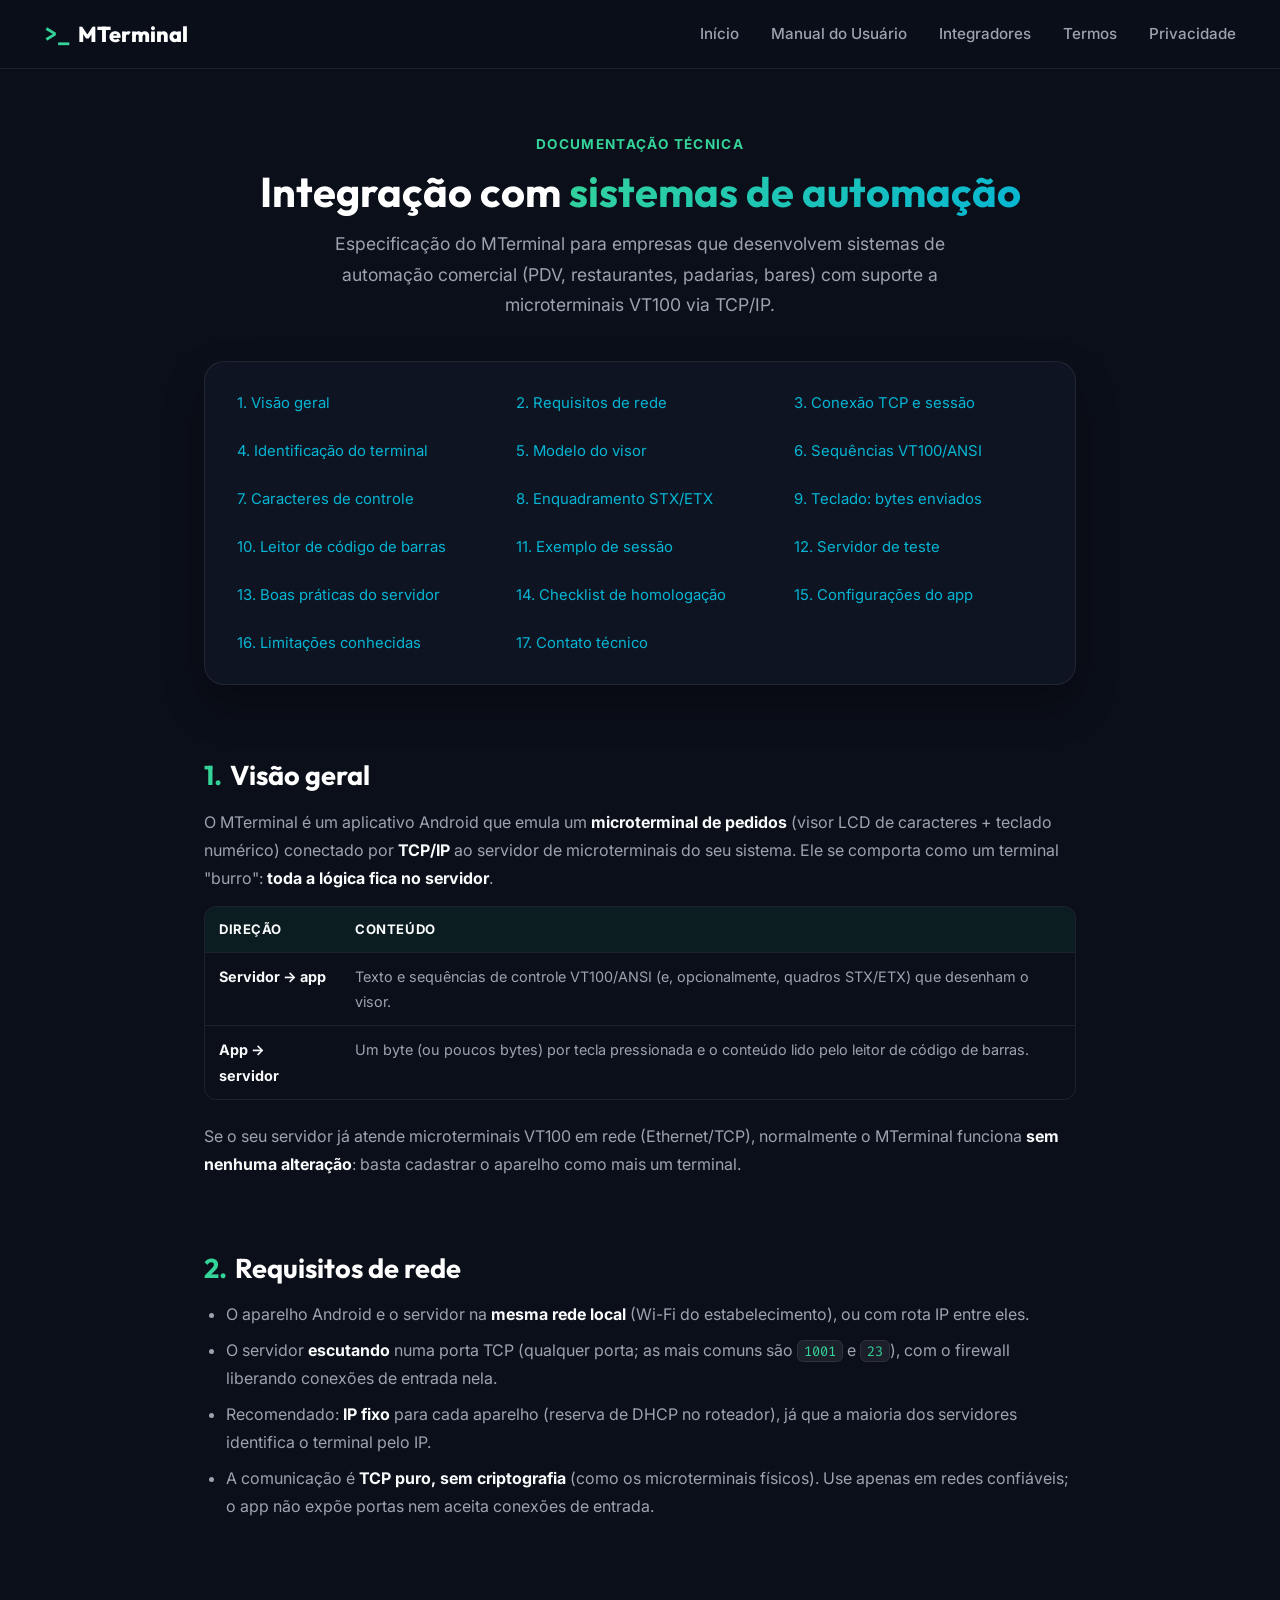
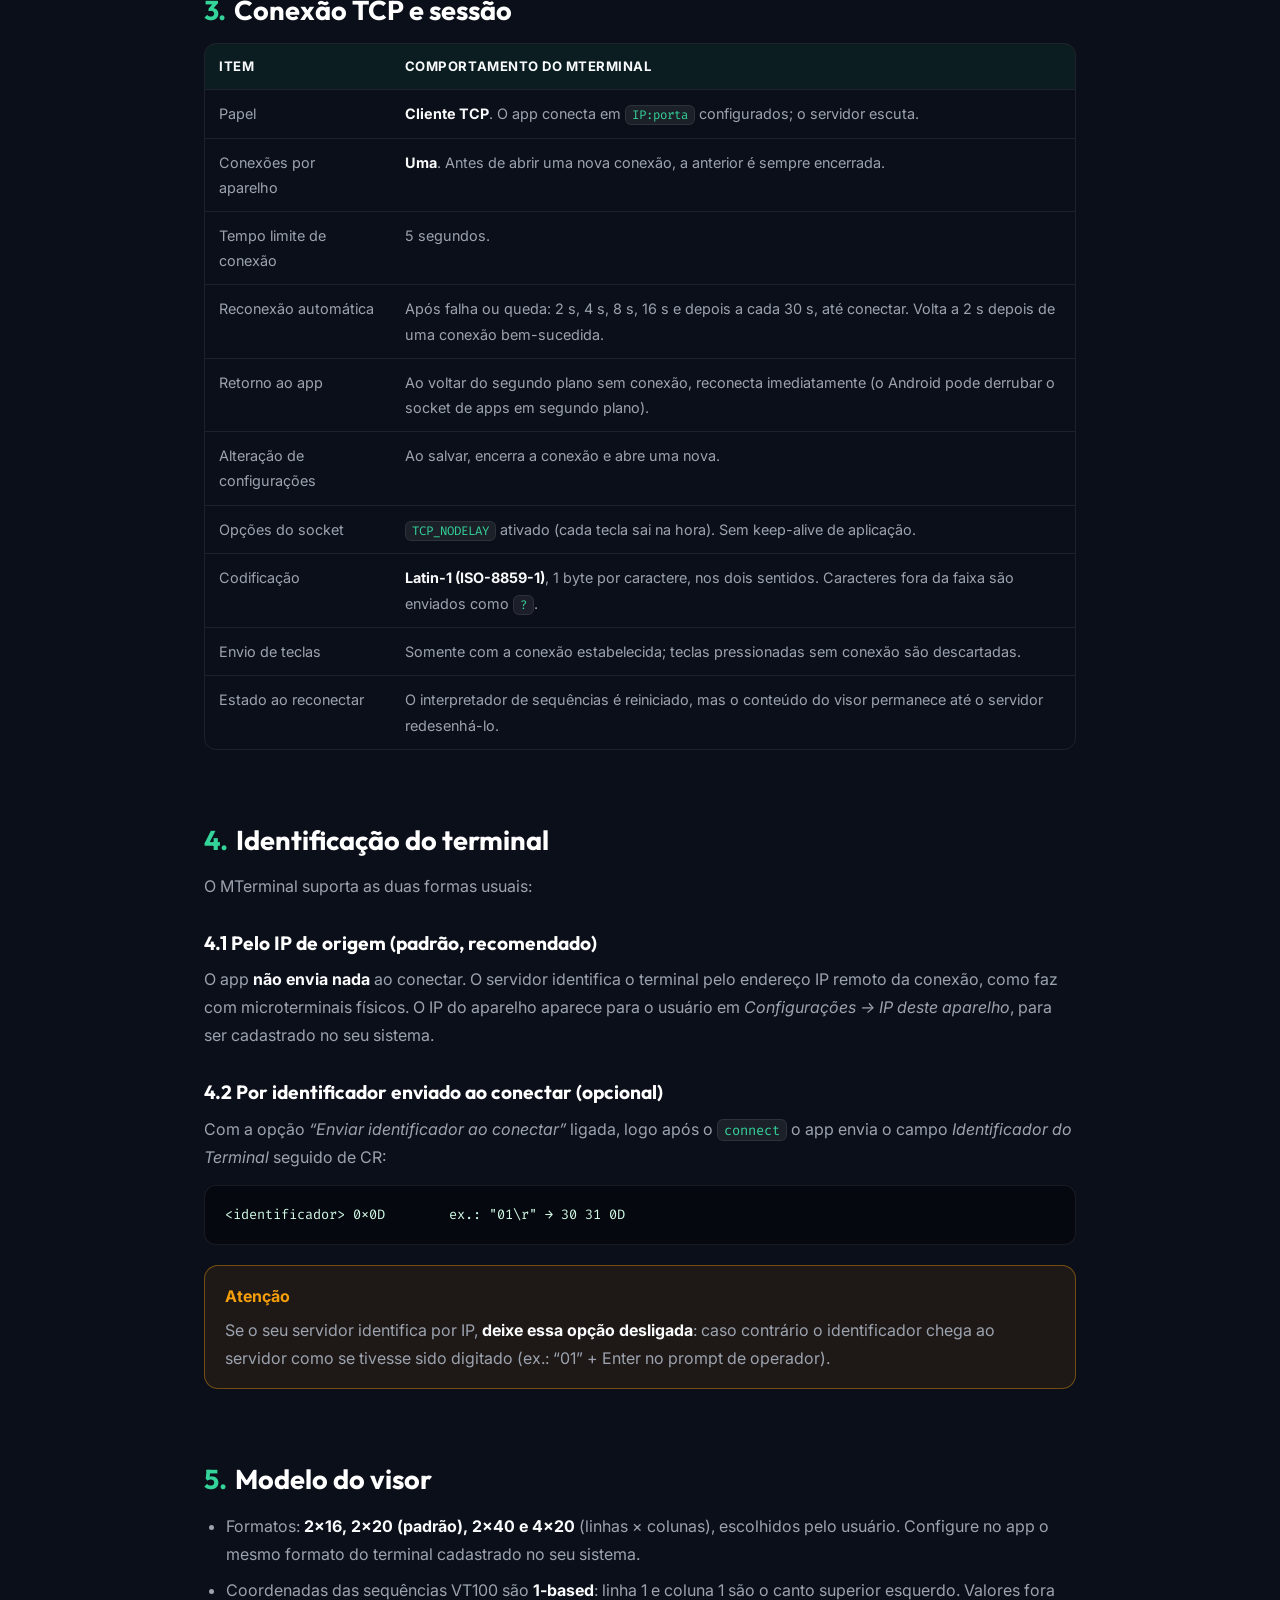
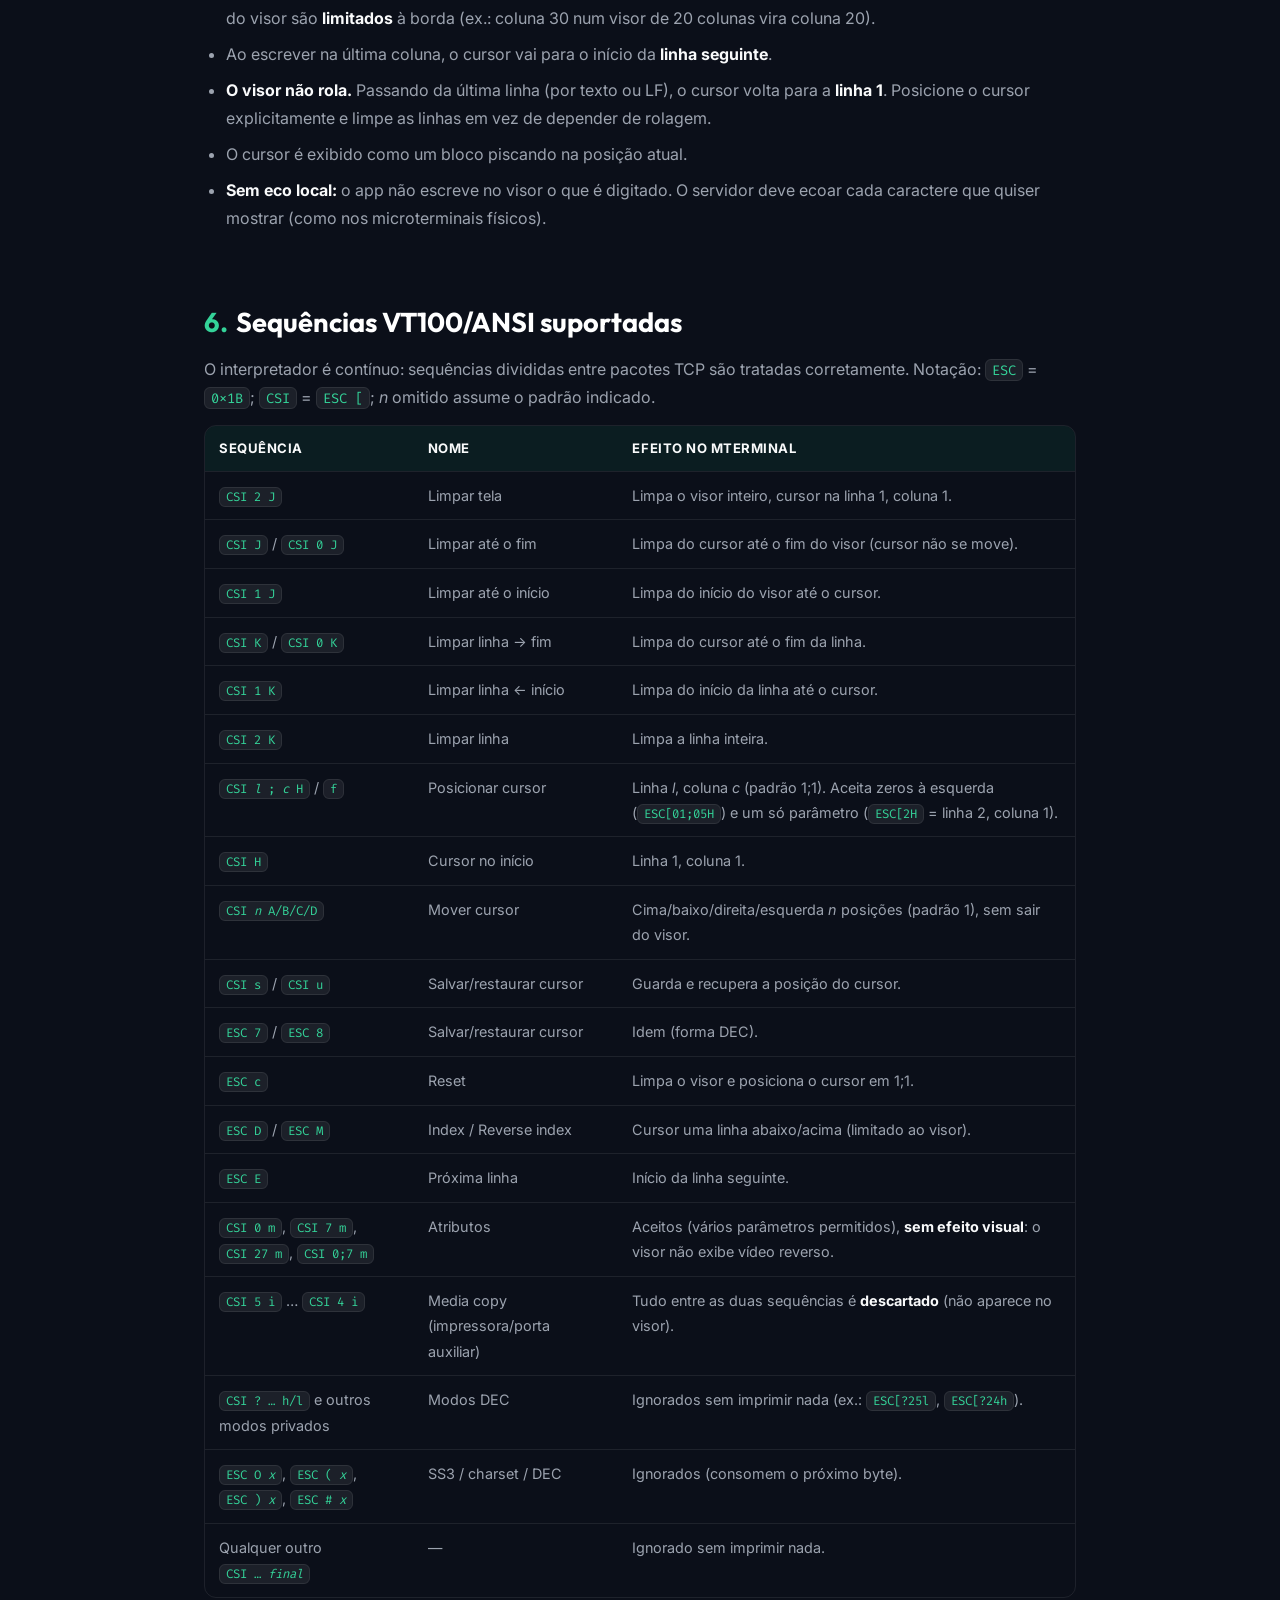
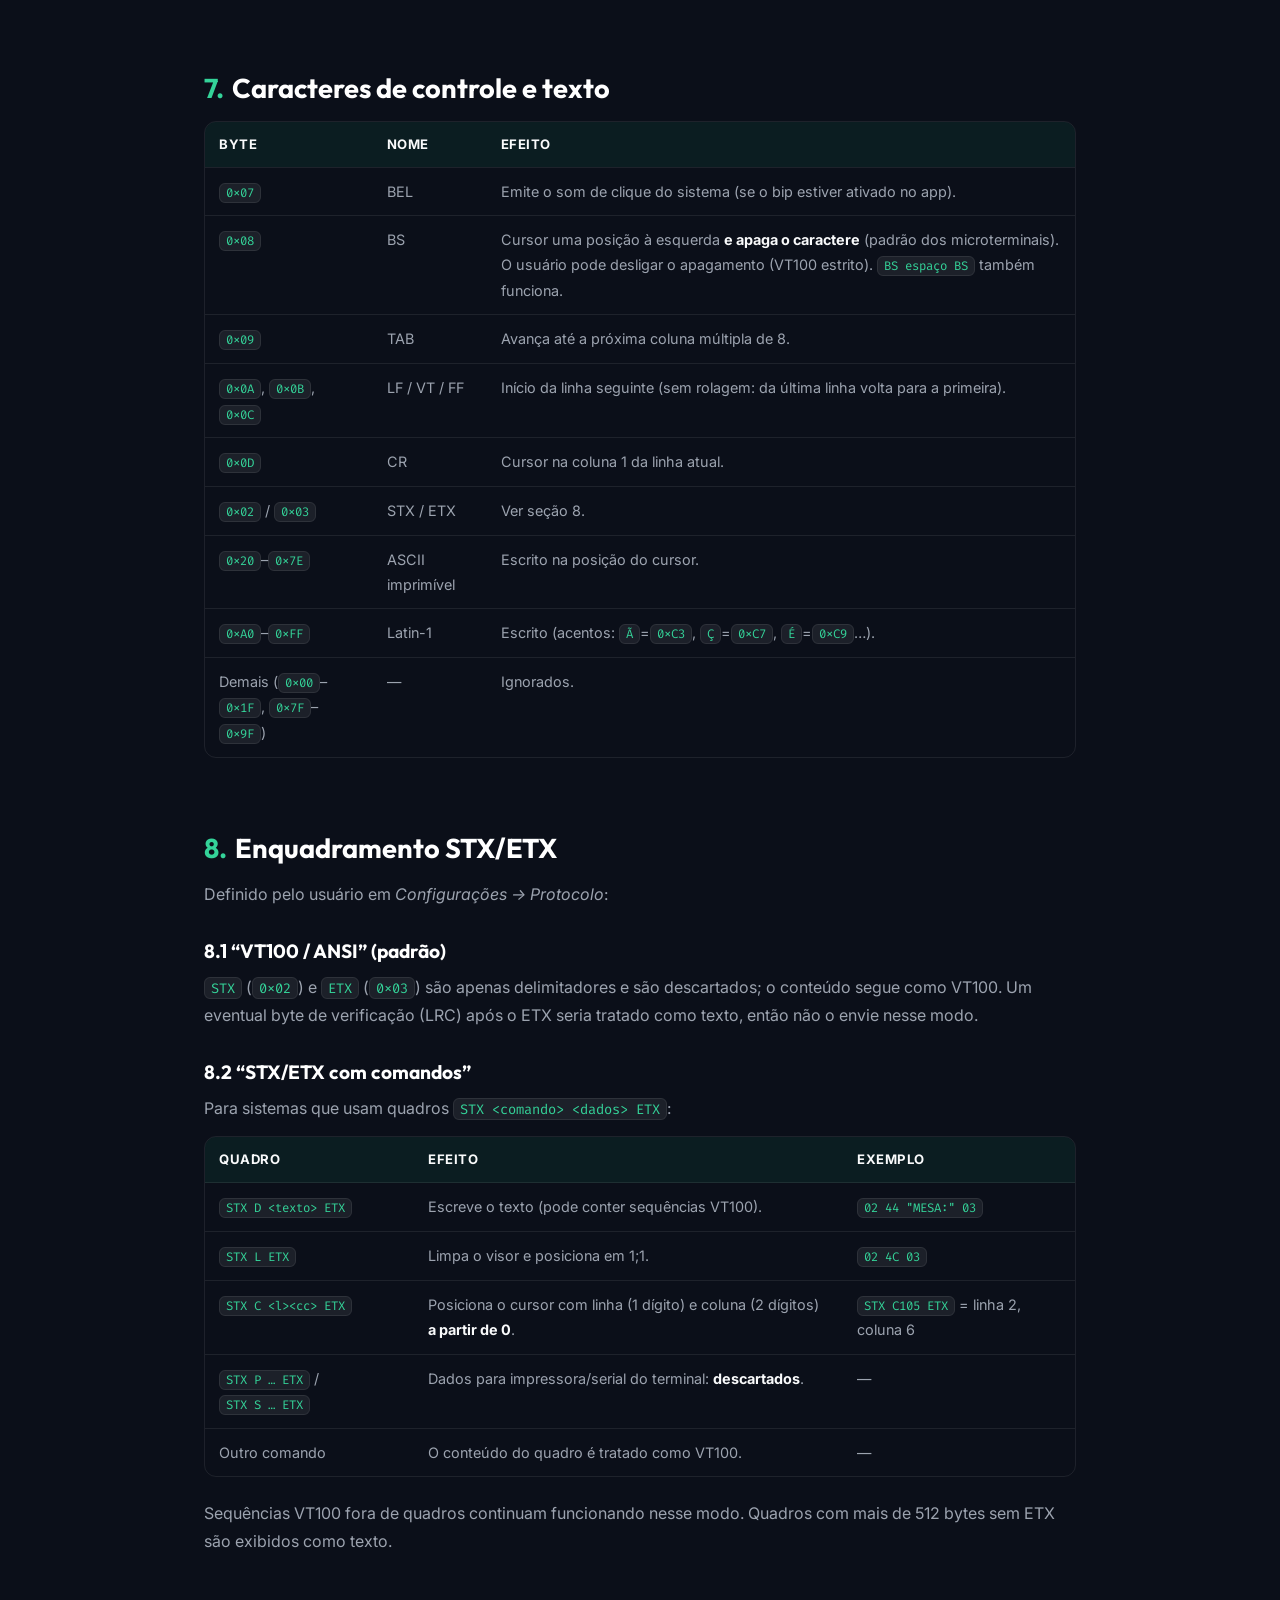
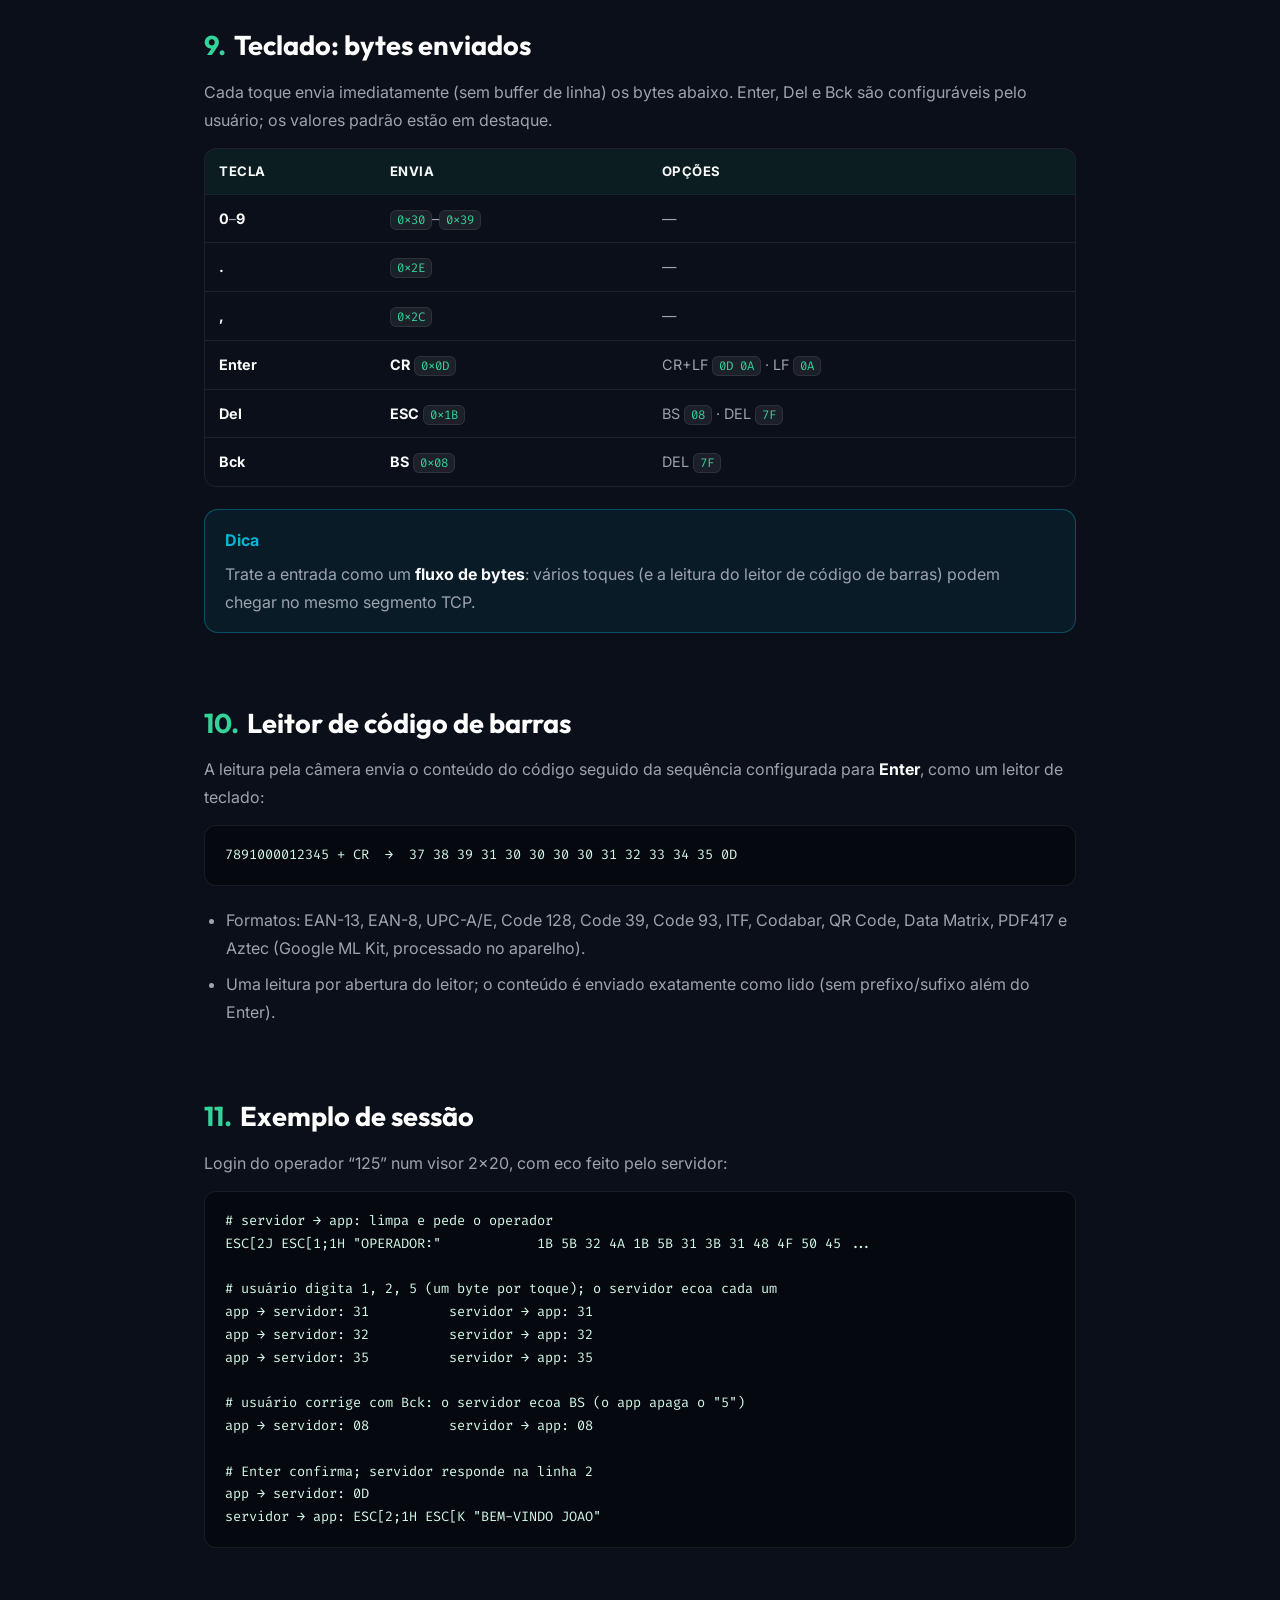
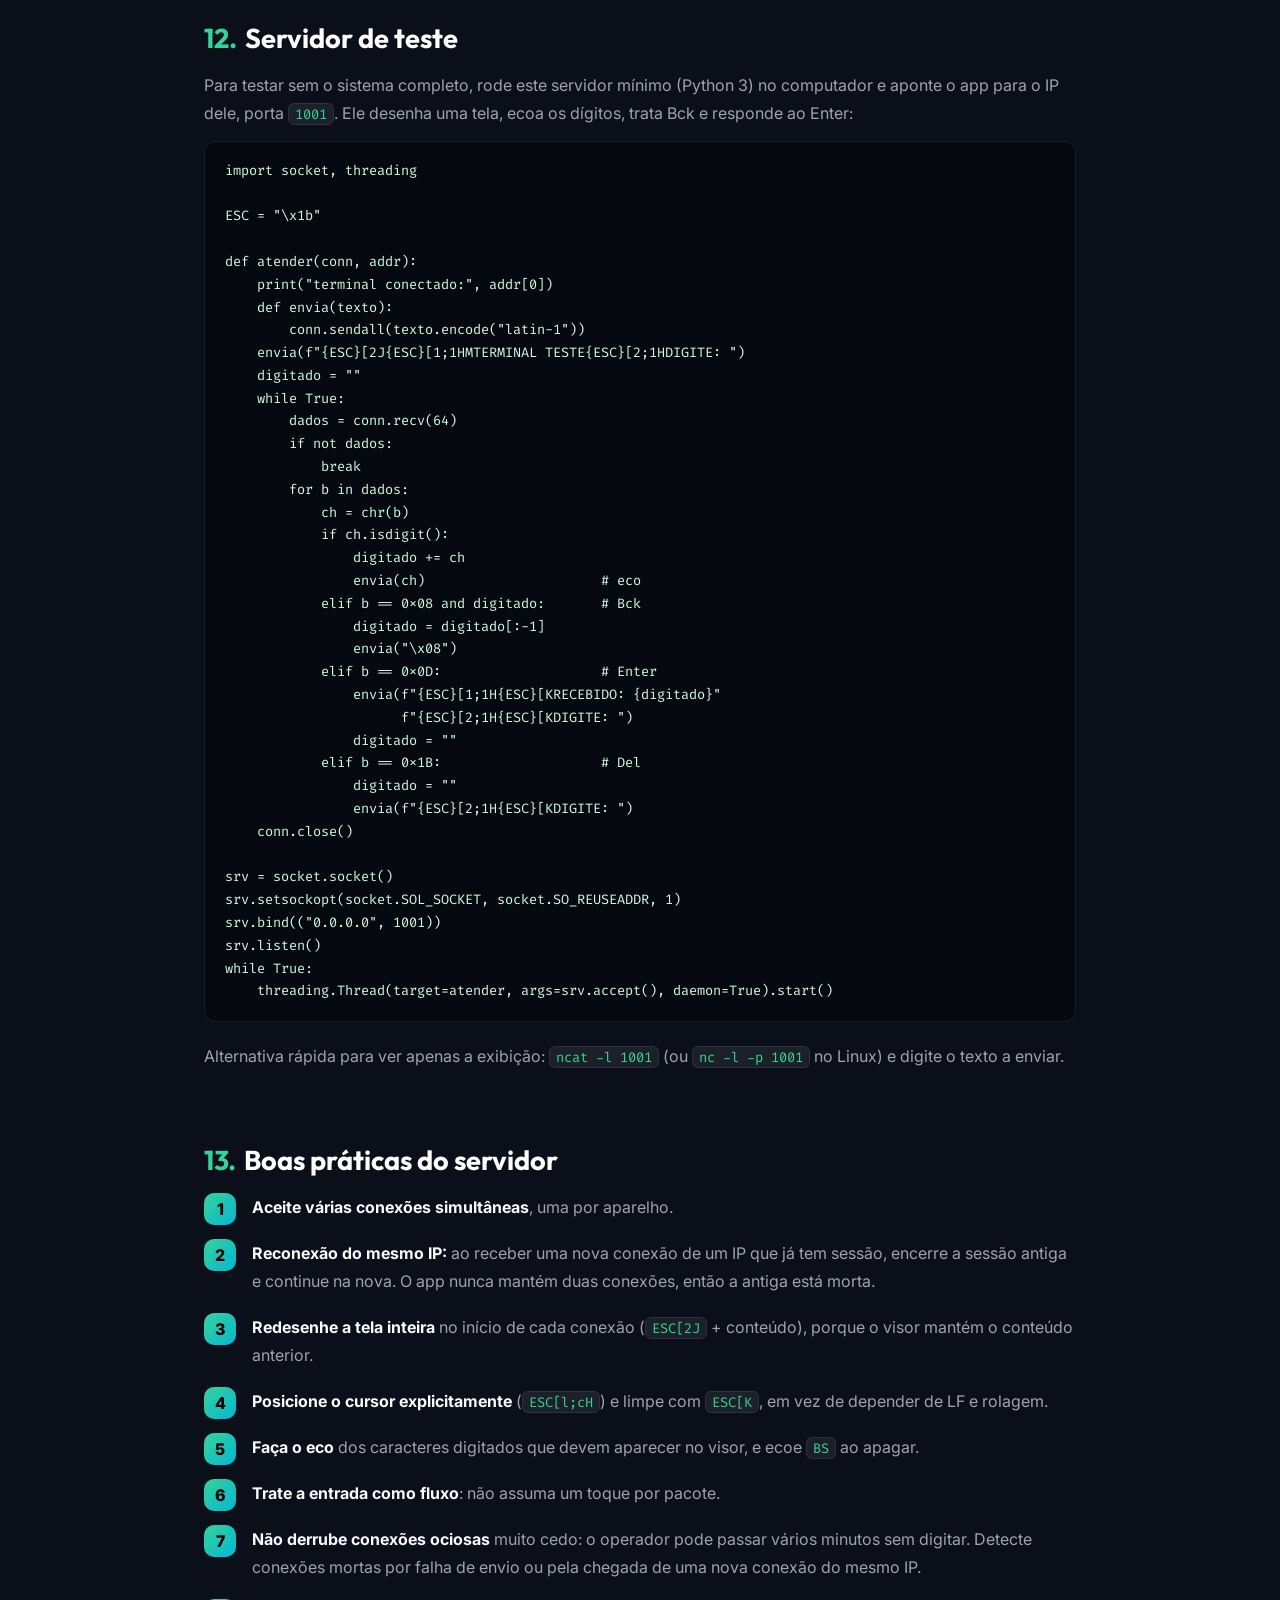
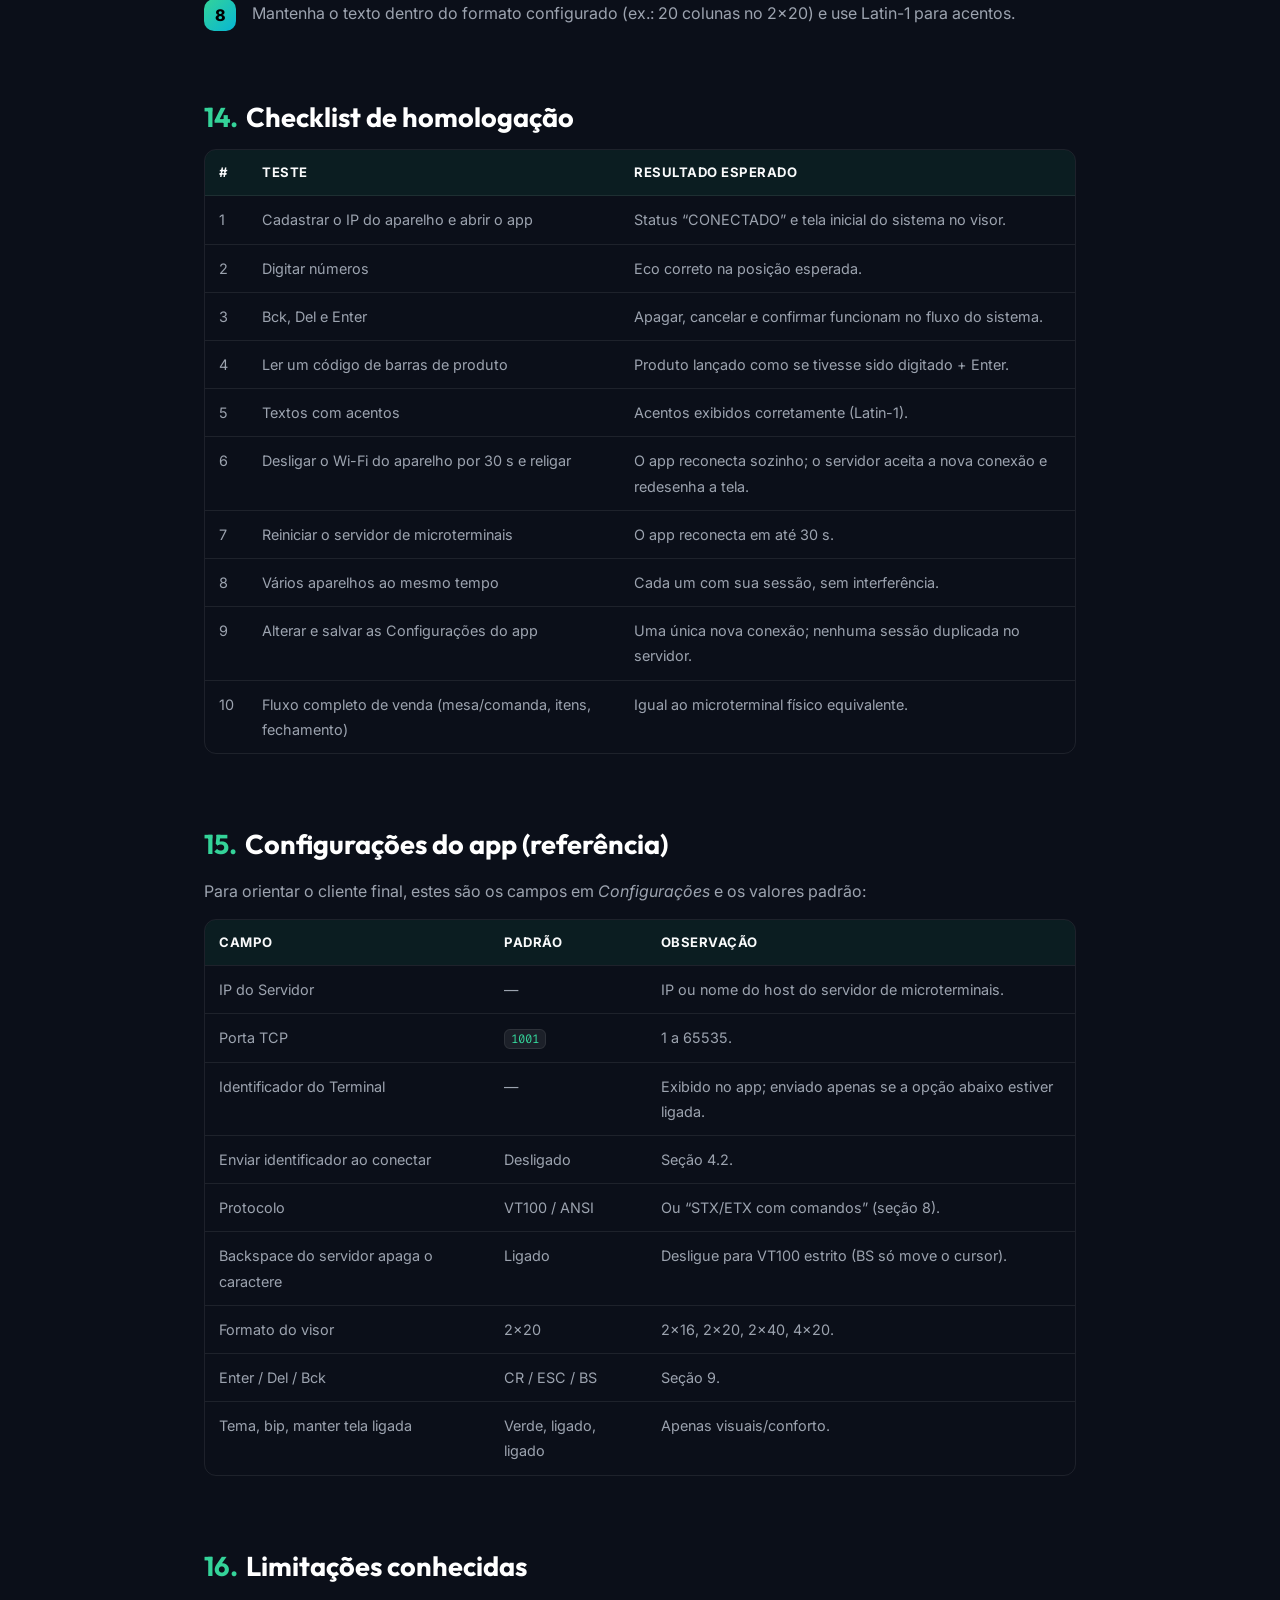
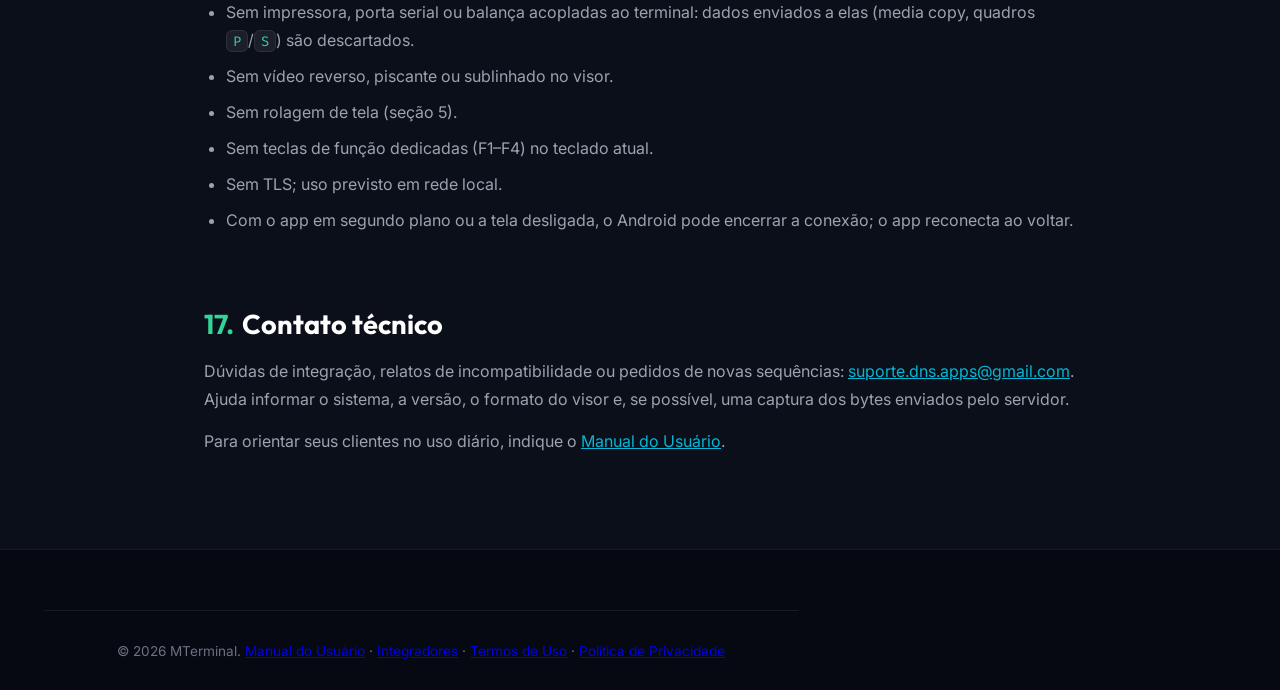
<file: integracao.html>
<!DOCTYPE html>
<html lang="pt-BR">
<head>
    <meta charset="UTF-8">
    <meta name="viewport" content="width=device-width, initial-scale=1.0">
    <title>Documentação para Integradores — MTerminal</title>
    <meta name="description" content="Especificação técnica do MTerminal para empresas de automação comercial: conexão TCP, identificação do terminal, sequências VT100/ANSI, enquadramento STX/ETX, códigos de teclas, leitor de código de barras e homologação.">
    <link rel="preconnect" href="https://fonts.googleapis.com">
    <link rel="preconnect" href="https://fonts.gstatic.com" crossorigin>
    <link href="https://fonts.googleapis.com/css2?family=Inter:wght@300;400;500;600;700;800&family=Outfit:wght@400;600;700;800&family=Fira+Code:wght@400;600&display=swap" rel="stylesheet">
    <link rel="stylesheet" href="styles.css">
</head>
<body>
    <header class="navbar has-toggle">
        <div class="container nav-container">
            <a href="index.html" class="brand-logo">
                <span class="logo-icon">>_</span>
                <span class="logo-text">MTerminal</span>
            </a>
            <nav class="nav-links" id="menu-principal">
                <a href="index.html">Início</a>
                <a href="manual.html">Manual do Usuário</a>
                <a href="integracao.html">Integradores</a>
                <a href="termos.html">Termos</a>
                <a href="privacidade.html">Privacidade</a>
            </nav>
            <button class="nav-toggle" type="button" aria-label="Abrir menu" aria-expanded="false" aria-controls="menu-principal">
                <svg class="icon-open" width="22" height="22" viewBox="0 0 24 24" fill="none" stroke="currentColor" stroke-width="2" stroke-linecap="round"><path d="M4 7h16M4 12h16M4 17h16"/></svg>
                <svg class="icon-close" width="22" height="22" viewBox="0 0 24 24" fill="none" stroke="currentColor" stroke-width="2" stroke-linecap="round"><path d="M6 6l12 12M18 6L6 18"/></svg>
            </button>
        </div>
    </header>

    <main class="doc-page">
        <div class="doc-hero">
            <span class="section-tag">DOCUMENTAÇÃO TÉCNICA</span>
            <h1>Integração com <span class="gradient-text">sistemas de automação</span></h1>
            <p>Especificação do MTerminal para empresas que desenvolvem sistemas de automação comercial (PDV, restaurantes, padarias, bares) com suporte a microterminais VT100 via TCP/IP.</p>
        </div>

        <nav class="doc-toc glass-card" aria-label="Sumário">
            <a href="#visao">1. Visão geral</a>
            <a href="#rede">2. Requisitos de rede</a>
            <a href="#conexao">3. Conexão TCP e sessão</a>
            <a href="#identificacao">4. Identificação do terminal</a>
            <a href="#visor">5. Modelo do visor</a>
            <a href="#vt100">6. Sequências VT100/ANSI</a>
            <a href="#controles">7. Caracteres de controle</a>
            <a href="#stxetx">8. Enquadramento STX/ETX</a>
            <a href="#teclado">9. Teclado: bytes enviados</a>
            <a href="#leitor">10. Leitor de código de barras</a>
            <a href="#exemplo">11. Exemplo de sessão</a>
            <a href="#teste">12. Servidor de teste</a>
            <a href="#boas-praticas">13. Boas práticas do servidor</a>
            <a href="#homologacao">14. Checklist de homologação</a>
            <a href="#config">15. Configurações do app</a>
            <a href="#limites">16. Limitações conhecidas</a>
            <a href="#contato">17. Contato técnico</a>
        </nav>

        <h2 id="visao"><span class="num">1.</span>Visão geral</h2>
        <p>O MTerminal é um aplicativo Android que emula um <strong>microterminal de pedidos</strong> (visor LCD de caracteres + teclado numérico) conectado por <strong>TCP/IP</strong> ao servidor de microterminais do seu sistema. Ele se comporta como um terminal "burro": <strong>toda a lógica fica no servidor</strong>.</p>
        <div class="doc-table-wrap">
            <table class="doc-table">
                <tr><th>Direção</th><th>Conteúdo</th></tr>
                <tr><td><strong>Servidor → app</strong></td><td>Texto e sequências de controle VT100/ANSI (e, opcionalmente, quadros STX/ETX) que desenham o visor.</td></tr>
                <tr><td><strong>App → servidor</strong></td><td>Um byte (ou poucos bytes) por tecla pressionada e o conteúdo lido pelo leitor de código de barras.</td></tr>
            </table>
        </div>
        <p>Se o seu servidor já atende microterminais VT100 em rede (Ethernet/TCP), normalmente o MTerminal funciona <strong>sem nenhuma alteração</strong>: basta cadastrar o aparelho como mais um terminal.</p>

        <h2 id="rede"><span class="num">2.</span>Requisitos de rede</h2>
        <ul>
            <li>O aparelho Android e o servidor na <strong>mesma rede local</strong> (Wi-Fi do estabelecimento), ou com rota IP entre eles.</li>
            <li>O servidor <strong>escutando</strong> numa porta TCP (qualquer porta; as mais comuns são <code>1001</code> e <code>23</code>), com o firewall liberando conexões de entrada nela.</li>
            <li>Recomendado: <strong>IP fixo</strong> para cada aparelho (reserva de DHCP no roteador), já que a maioria dos servidores identifica o terminal pelo IP.</li>
            <li>A comunicação é <strong>TCP puro, sem criptografia</strong> (como os microterminais físicos). Use apenas em redes confiáveis; o app não expõe portas nem aceita conexões de entrada.</li>
        </ul>

        <h2 id="conexao"><span class="num">3.</span>Conexão TCP e sessão</h2>
        <div class="doc-table-wrap">
            <table class="doc-table">
                <tr><th>Item</th><th>Comportamento do MTerminal</th></tr>
                <tr><td>Papel</td><td><strong>Cliente TCP</strong>. O app conecta em <code>IP:porta</code> configurados; o servidor escuta.</td></tr>
                <tr><td>Conexões por aparelho</td><td><strong>Uma</strong>. Antes de abrir uma nova conexão, a anterior é sempre encerrada.</td></tr>
                <tr><td>Tempo limite de conexão</td><td>5 segundos.</td></tr>
                <tr><td>Reconexão automática</td><td>Após falha ou queda: 2 s, 4 s, 8 s, 16 s e depois a cada 30 s, até conectar. Volta a 2 s depois de uma conexão bem-sucedida.</td></tr>
                <tr><td>Retorno ao app</td><td>Ao voltar do segundo plano sem conexão, reconecta imediatamente (o Android pode derrubar o socket de apps em segundo plano).</td></tr>
                <tr><td>Alteração de configurações</td><td>Ao salvar, encerra a conexão e abre uma nova.</td></tr>
                <tr><td>Opções do socket</td><td><code>TCP_NODELAY</code> ativado (cada tecla sai na hora). Sem keep-alive de aplicação.</td></tr>
                <tr><td>Codificação</td><td><strong>Latin-1 (ISO-8859-1)</strong>, 1 byte por caractere, nos dois sentidos. Caracteres fora da faixa são enviados como <code>?</code>.</td></tr>
                <tr><td>Envio de teclas</td><td>Somente com a conexão estabelecida; teclas pressionadas sem conexão são descartadas.</td></tr>
                <tr><td>Estado ao reconectar</td><td>O interpretador de sequências é reiniciado, mas o conteúdo do visor permanece até o servidor redesenhá-lo.</td></tr>
            </table>
        </div>

        <h2 id="identificacao"><span class="num">4.</span>Identificação do terminal</h2>
        <p>O MTerminal suporta as duas formas usuais:</p>
        <h3>4.1 Pelo IP de origem (padrão, recomendado)</h3>
        <p>O app <strong>não envia nada</strong> ao conectar. O servidor identifica o terminal pelo endereço IP remoto da conexão, como faz com microterminais físicos. O IP do aparelho aparece para o usuário em <em>Configurações → IP deste aparelho</em>, para ser cadastrado no seu sistema.</p>
        <h3>4.2 Por identificador enviado ao conectar (opcional)</h3>
        <p>Com a opção <em>“Enviar identificador ao conectar”</em> ligada, logo após o <code>connect</code> o app envia o campo <em>Identificador do Terminal</em> seguido de CR:</p>
        <pre><code>&lt;identificador&gt; 0x0D        ex.: "01\r" → 30 31 0D</code></pre>
        <div class="callout callout-warn">
            <span class="callout-title">Atenção</span>
            <p>Se o seu servidor identifica por IP, <strong>deixe essa opção desligada</strong>: caso contrário o identificador chega ao servidor como se tivesse sido digitado (ex.: “01” + Enter no prompt de operador).</p>
        </div>

        <h2 id="visor"><span class="num">5.</span>Modelo do visor</h2>
        <ul>
            <li>Formatos: <strong>2×16, 2×20 (padrão), 2×40 e 4×20</strong> (linhas × colunas), escolhidos pelo usuário. Configure no app o mesmo formato do terminal cadastrado no seu sistema.</li>
            <li>Coordenadas das sequências VT100 são <strong>1-based</strong>: linha 1 e coluna 1 são o canto superior esquerdo. Valores fora do visor são <strong>limitados</strong> à borda (ex.: coluna 30 num visor de 20 colunas vira coluna 20).</li>
            <li>Ao escrever na última coluna, o cursor vai para o início da <strong>linha seguinte</strong>.</li>
            <li><strong>O visor não rola.</strong> Passando da última linha (por texto ou LF), o cursor volta para a <strong>linha 1</strong>. Posicione o cursor explicitamente e limpe as linhas em vez de depender de rolagem.</li>
            <li>O cursor é exibido como um bloco piscando na posição atual.</li>
            <li><strong>Sem eco local:</strong> o app não escreve no visor o que é digitado. O servidor deve ecoar cada caractere que quiser mostrar (como nos microterminais físicos).</li>
        </ul>

        <h2 id="vt100"><span class="num">6.</span>Sequências VT100/ANSI suportadas</h2>
        <p>O interpretador é contínuo: sequências divididas entre pacotes TCP são tratadas corretamente. Notação: <code>ESC</code> = <code>0x1B</code>; <code>CSI</code> = <code>ESC [</code>; <em>n</em> omitido assume o padrão indicado.</p>
        <div class="doc-table-wrap">
            <table class="doc-table">
                <tr><th>Sequência</th><th>Nome</th><th>Efeito no MTerminal</th></tr>
                <tr><td><code>CSI 2 J</code></td><td>Limpar tela</td><td>Limpa o visor inteiro, cursor na linha 1, coluna 1.</td></tr>
                <tr><td><code>CSI J</code> / <code>CSI 0 J</code></td><td>Limpar até o fim</td><td>Limpa do cursor até o fim do visor (cursor não se move).</td></tr>
                <tr><td><code>CSI 1 J</code></td><td>Limpar até o início</td><td>Limpa do início do visor até o cursor.</td></tr>
                <tr><td><code>CSI K</code> / <code>CSI 0 K</code></td><td>Limpar linha → fim</td><td>Limpa do cursor até o fim da linha.</td></tr>
                <tr><td><code>CSI 1 K</code></td><td>Limpar linha ← início</td><td>Limpa do início da linha até o cursor.</td></tr>
                <tr><td><code>CSI 2 K</code></td><td>Limpar linha</td><td>Limpa a linha inteira.</td></tr>
                <tr><td><code>CSI <em>l</em> ; <em>c</em> H</code> / <code>f</code></td><td>Posicionar cursor</td><td>Linha <em>l</em>, coluna <em>c</em> (padrão 1;1). Aceita zeros à esquerda (<code>ESC[01;05H</code>) e um só parâmetro (<code>ESC[2H</code> = linha 2, coluna 1).</td></tr>
                <tr><td><code>CSI H</code></td><td>Cursor no início</td><td>Linha 1, coluna 1.</td></tr>
                <tr><td><code>CSI <em>n</em> A/B/C/D</code></td><td>Mover cursor</td><td>Cima/baixo/direita/esquerda <em>n</em> posições (padrão 1), sem sair do visor.</td></tr>
                <tr><td><code>CSI s</code> / <code>CSI u</code></td><td>Salvar/restaurar cursor</td><td>Guarda e recupera a posição do cursor.</td></tr>
                <tr><td><code>ESC 7</code> / <code>ESC 8</code></td><td>Salvar/restaurar cursor</td><td>Idem (forma DEC).</td></tr>
                <tr><td><code>ESC c</code></td><td>Reset</td><td>Limpa o visor e posiciona o cursor em 1;1.</td></tr>
                <tr><td><code>ESC D</code> / <code>ESC M</code></td><td>Index / Reverse index</td><td>Cursor uma linha abaixo/acima (limitado ao visor).</td></tr>
                <tr><td><code>ESC E</code></td><td>Próxima linha</td><td>Início da linha seguinte.</td></tr>
                <tr><td><code>CSI 0 m</code>, <code>CSI 7 m</code>, <code>CSI 27 m</code>, <code>CSI 0;7 m</code></td><td>Atributos</td><td>Aceitos (vários parâmetros permitidos), <strong>sem efeito visual</strong>: o visor não exibe vídeo reverso.</td></tr>
                <tr><td><code>CSI 5 i</code> … <code>CSI 4 i</code></td><td>Media copy (impressora/porta auxiliar)</td><td>Tudo entre as duas sequências é <strong>descartado</strong> (não aparece no visor).</td></tr>
                <tr><td><code>CSI ? … h/l</code> e outros modos privados</td><td>Modos DEC</td><td>Ignorados sem imprimir nada (ex.: <code>ESC[?25l</code>, <code>ESC[?24h</code>).</td></tr>
                <tr><td><code>ESC O <em>x</em></code>, <code>ESC ( <em>x</em></code>, <code>ESC ) <em>x</em></code>, <code>ESC # <em>x</em></code></td><td>SS3 / charset / DEC</td><td>Ignorados (consomem o próximo byte).</td></tr>
                <tr><td>Qualquer outro <code>CSI … <em>final</em></code></td><td>—</td><td>Ignorado sem imprimir nada.</td></tr>
            </table>
        </div>

        <h2 id="controles"><span class="num">7.</span>Caracteres de controle e texto</h2>
        <div class="doc-table-wrap">
            <table class="doc-table">
                <tr><th>Byte</th><th>Nome</th><th>Efeito</th></tr>
                <tr><td><code>0x07</code></td><td>BEL</td><td>Emite o som de clique do sistema (se o bip estiver ativado no app).</td></tr>
                <tr><td><code>0x08</code></td><td>BS</td><td>Cursor uma posição à esquerda <strong>e apaga o caractere</strong> (padrão dos microterminais). O usuário pode desligar o apagamento (VT100 estrito). <code>BS espaço BS</code> também funciona.</td></tr>
                <tr><td><code>0x09</code></td><td>TAB</td><td>Avança até a próxima coluna múltipla de 8.</td></tr>
                <tr><td><code>0x0A</code>, <code>0x0B</code>, <code>0x0C</code></td><td>LF / VT / FF</td><td>Início da linha seguinte (sem rolagem: da última linha volta para a primeira).</td></tr>
                <tr><td><code>0x0D</code></td><td>CR</td><td>Cursor na coluna 1 da linha atual.</td></tr>
                <tr><td><code>0x02</code> / <code>0x03</code></td><td>STX / ETX</td><td>Ver seção 8.</td></tr>
                <tr><td><code>0x20</code>–<code>0x7E</code></td><td>ASCII imprimível</td><td>Escrito na posição do cursor.</td></tr>
                <tr><td><code>0xA0</code>–<code>0xFF</code></td><td>Latin-1</td><td>Escrito (acentos: <code>Ã</code>=<code>0xC3</code>, <code>Ç</code>=<code>0xC7</code>, <code>É</code>=<code>0xC9</code>…).</td></tr>
                <tr><td>Demais (<code>0x00</code>–<code>0x1F</code>, <code>0x7F</code>–<code>0x9F</code>)</td><td>—</td><td>Ignorados.</td></tr>
            </table>
        </div>

        <h2 id="stxetx"><span class="num">8.</span>Enquadramento STX/ETX</h2>
        <p>Definido pelo usuário em <em>Configurações → Protocolo</em>:</p>
        <h3>8.1 “VT100 / ANSI” (padrão)</h3>
        <p><code>STX</code> (<code>0x02</code>) e <code>ETX</code> (<code>0x03</code>) são apenas delimitadores e são descartados; o conteúdo segue como VT100. Um eventual byte de verificação (LRC) após o ETX seria tratado como texto, então não o envie nesse modo.</p>
        <h3>8.2 “STX/ETX com comandos”</h3>
        <p>Para sistemas que usam quadros <code>STX &lt;comando&gt; &lt;dados&gt; ETX</code>:</p>
        <div class="doc-table-wrap">
            <table class="doc-table">
                <tr><th>Quadro</th><th>Efeito</th><th>Exemplo</th></tr>
                <tr><td><code>STX D &lt;texto&gt; ETX</code></td><td>Escreve o texto (pode conter sequências VT100).</td><td><code>02 44 "MESA:" 03</code></td></tr>
                <tr><td><code>STX L ETX</code></td><td>Limpa o visor e posiciona em 1;1.</td><td><code>02 4C 03</code></td></tr>
                <tr><td><code>STX C &lt;l&gt;&lt;cc&gt; ETX</code></td><td>Posiciona o cursor com linha (1 dígito) e coluna (2 dígitos) <strong>a partir de 0</strong>.</td><td><code>STX C105 ETX</code> = linha 2, coluna 6</td></tr>
                <tr><td><code>STX P … ETX</code> / <code>STX S … ETX</code></td><td>Dados para impressora/serial do terminal: <strong>descartados</strong>.</td><td>—</td></tr>
                <tr><td>Outro comando</td><td>O conteúdo do quadro é tratado como VT100.</td><td>—</td></tr>
            </table>
        </div>
        <p>Sequências VT100 fora de quadros continuam funcionando nesse modo. Quadros com mais de 512 bytes sem ETX são exibidos como texto.</p>

        <h2 id="teclado"><span class="num">9.</span>Teclado: bytes enviados</h2>
        <p>Cada toque envia imediatamente (sem buffer de linha) os bytes abaixo. Enter, Del e Bck são configuráveis pelo usuário; os valores padrão estão em destaque.</p>
        <div class="doc-table-wrap">
            <table class="doc-table">
                <tr><th>Tecla</th><th>Envia</th><th>Opções</th></tr>
                <tr><td><strong>0</strong>–<strong>9</strong></td><td><code>0x30</code>–<code>0x39</code></td><td>—</td></tr>
                <tr><td><strong>.</strong></td><td><code>0x2E</code></td><td>—</td></tr>
                <tr><td><strong>,</strong></td><td><code>0x2C</code></td><td>—</td></tr>
                <tr><td><strong>Enter</strong></td><td><strong>CR</strong> <code>0x0D</code></td><td>CR+LF <code>0D 0A</code> · LF <code>0A</code></td></tr>
                <tr><td><strong>Del</strong></td><td><strong>ESC</strong> <code>0x1B</code></td><td>BS <code>08</code> · DEL <code>7F</code></td></tr>
                <tr><td><strong>Bck</strong></td><td><strong>BS</strong> <code>0x08</code></td><td>DEL <code>7F</code></td></tr>
            </table>
        </div>
        <div class="callout callout-info">
            <span class="callout-title">Dica</span>
            <p>Trate a entrada como um <strong>fluxo de bytes</strong>: vários toques (e a leitura do leitor de código de barras) podem chegar no mesmo segmento TCP.</p>
        </div>

        <h2 id="leitor"><span class="num">10.</span>Leitor de código de barras</h2>
        <p>A leitura pela câmera envia o conteúdo do código seguido da sequência configurada para <strong>Enter</strong>, como um leitor de teclado:</p>
        <pre><code>7891000012345 + CR  →  37 38 39 31 30 30 30 30 31 32 33 34 35 0D</code></pre>
        <ul>
            <li>Formatos: EAN-13, EAN-8, UPC-A/E, Code 128, Code 39, Code 93, ITF, Codabar, QR Code, Data Matrix, PDF417 e Aztec (Google ML Kit, processado no aparelho).</li>
            <li>Uma leitura por abertura do leitor; o conteúdo é enviado exatamente como lido (sem prefixo/sufixo além do Enter).</li>
        </ul>

        <h2 id="exemplo"><span class="num">11.</span>Exemplo de sessão</h2>
        <p>Login do operador “125” num visor 2×20, com eco feito pelo servidor:</p>
        <pre><code># servidor → app: limpa e pede o operador
ESC[2J ESC[1;1H "OPERADOR:"            1B 5B 32 4A 1B 5B 31 3B 31 48 4F 50 45 ...

# usuário digita 1, 2, 5 (um byte por toque); o servidor ecoa cada um
app → servidor: 31          servidor → app: 31
app → servidor: 32          servidor → app: 32
app → servidor: 35          servidor → app: 35

# usuário corrige com Bck: o servidor ecoa BS (o app apaga o "5")
app → servidor: 08          servidor → app: 08

# Enter confirma; servidor responde na linha 2
app → servidor: 0D
servidor → app: ESC[2;1H ESC[K "BEM-VINDO JOAO"</code></pre>

        <h2 id="teste"><span class="num">12.</span>Servidor de teste</h2>
        <p>Para testar sem o sistema completo, rode este servidor mínimo (Python 3) no computador e aponte o app para o IP dele, porta <code>1001</code>. Ele desenha uma tela, ecoa os dígitos, trata Bck e responde ao Enter:</p>
        <pre><code>import socket, threading

ESC = "\x1b"

def atender(conn, addr):
    print("terminal conectado:", addr[0])
    def envia(texto):
        conn.sendall(texto.encode("latin-1"))
    envia(f"{ESC}[2J{ESC}[1;1HMTERMINAL TESTE{ESC}[2;1HDIGITE: ")
    digitado = ""
    while True:
        dados = conn.recv(64)
        if not dados:
            break
        for b in dados:
            ch = chr(b)
            if ch.isdigit():
                digitado += ch
                envia(ch)                      # eco
            elif b == 0x08 and digitado:       # Bck
                digitado = digitado[:-1]
                envia("\x08")
            elif b == 0x0D:                    # Enter
                envia(f"{ESC}[1;1H{ESC}[KRECEBIDO: {digitado}"
                      f"{ESC}[2;1H{ESC}[KDIGITE: ")
                digitado = ""
            elif b == 0x1B:                    # Del
                digitado = ""
                envia(f"{ESC}[2;1H{ESC}[KDIGITE: ")
    conn.close()

srv = socket.socket()
srv.setsockopt(socket.SOL_SOCKET, socket.SO_REUSEADDR, 1)
srv.bind(("0.0.0.0", 1001))
srv.listen()
while True:
    threading.Thread(target=atender, args=srv.accept(), daemon=True).start()</code></pre>
        <p>Alternativa rápida para ver apenas a exibição: <code>ncat -l 1001</code> (ou <code>nc -l -p 1001</code> no Linux) e digite o texto a enviar.</p>

        <h2 id="boas-praticas"><span class="num">13.</span>Boas práticas do servidor</h2>
        <ol class="doc-steps">
            <li><strong>Aceite várias conexões simultâneas</strong>, uma por aparelho.</li>
            <li><strong>Reconexão do mesmo IP:</strong> ao receber uma nova conexão de um IP que já tem sessão, encerre a sessão antiga e continue na nova. O app nunca mantém duas conexões, então a antiga está morta.</li>
            <li><strong>Redesenhe a tela inteira</strong> no início de cada conexão (<code>ESC[2J</code> + conteúdo), porque o visor mantém o conteúdo anterior.</li>
            <li><strong>Posicione o cursor explicitamente</strong> (<code>ESC[l;cH</code>) e limpe com <code>ESC[K</code>, em vez de depender de LF e rolagem.</li>
            <li><strong>Faça o eco</strong> dos caracteres digitados que devem aparecer no visor, e ecoe <code>BS</code> ao apagar.</li>
            <li><strong>Trate a entrada como fluxo</strong>: não assuma um toque por pacote.</li>
            <li><strong>Não derrube conexões ociosas</strong> muito cedo: o operador pode passar vários minutos sem digitar. Detecte conexões mortas por falha de envio ou pela chegada de uma nova conexão do mesmo IP.</li>
            <li>Mantenha o texto dentro do formato configurado (ex.: 20 colunas no 2×20) e use Latin-1 para acentos.</li>
        </ol>

        <h2 id="homologacao"><span class="num">14.</span>Checklist de homologação</h2>
        <div class="doc-table-wrap">
            <table class="doc-table">
                <tr><th>#</th><th>Teste</th><th>Resultado esperado</th></tr>
                <tr><td>1</td><td>Cadastrar o IP do aparelho e abrir o app</td><td>Status “CONECTADO” e tela inicial do sistema no visor.</td></tr>
                <tr><td>2</td><td>Digitar números</td><td>Eco correto na posição esperada.</td></tr>
                <tr><td>3</td><td>Bck, Del e Enter</td><td>Apagar, cancelar e confirmar funcionam no fluxo do sistema.</td></tr>
                <tr><td>4</td><td>Ler um código de barras de produto</td><td>Produto lançado como se tivesse sido digitado + Enter.</td></tr>
                <tr><td>5</td><td>Textos com acentos</td><td>Acentos exibidos corretamente (Latin-1).</td></tr>
                <tr><td>6</td><td>Desligar o Wi-Fi do aparelho por 30 s e religar</td><td>O app reconecta sozinho; o servidor aceita a nova conexão e redesenha a tela.</td></tr>
                <tr><td>7</td><td>Reiniciar o servidor de microterminais</td><td>O app reconecta em até 30 s.</td></tr>
                <tr><td>8</td><td>Vários aparelhos ao mesmo tempo</td><td>Cada um com sua sessão, sem interferência.</td></tr>
                <tr><td>9</td><td>Alterar e salvar as Configurações do app</td><td>Uma única nova conexão; nenhuma sessão duplicada no servidor.</td></tr>
                <tr><td>10</td><td>Fluxo completo de venda (mesa/comanda, itens, fechamento)</td><td>Igual ao microterminal físico equivalente.</td></tr>
            </table>
        </div>

        <h2 id="config"><span class="num">15.</span>Configurações do app (referência)</h2>
        <p>Para orientar o cliente final, estes são os campos em <em>Configurações</em> e os valores padrão:</p>
        <div class="doc-table-wrap">
            <table class="doc-table">
                <tr><th>Campo</th><th>Padrão</th><th>Observação</th></tr>
                <tr><td>IP do Servidor</td><td>—</td><td>IP ou nome do host do servidor de microterminais.</td></tr>
                <tr><td>Porta TCP</td><td><code>1001</code></td><td>1 a 65535.</td></tr>
                <tr><td>Identificador do Terminal</td><td>—</td><td>Exibido no app; enviado apenas se a opção abaixo estiver ligada.</td></tr>
                <tr><td>Enviar identificador ao conectar</td><td>Desligado</td><td>Seção 4.2.</td></tr>
                <tr><td>Protocolo</td><td>VT100 / ANSI</td><td>Ou “STX/ETX com comandos” (seção 8).</td></tr>
                <tr><td>Backspace do servidor apaga o caractere</td><td>Ligado</td><td>Desligue para VT100 estrito (BS só move o cursor).</td></tr>
                <tr><td>Formato do visor</td><td>2×20</td><td>2×16, 2×20, 2×40, 4×20.</td></tr>
                <tr><td>Enter / Del / Bck</td><td>CR / ESC / BS</td><td>Seção 9.</td></tr>
                <tr><td>Tema, bip, manter tela ligada</td><td>Verde, ligado, ligado</td><td>Apenas visuais/conforto.</td></tr>
            </table>
        </div>

        <h2 id="limites"><span class="num">16.</span>Limitações conhecidas</h2>
        <ul>
            <li>Sem impressora, porta serial ou balança acopladas ao terminal: dados enviados a elas (media copy, quadros <code>P</code>/<code>S</code>) são descartados.</li>
            <li>Sem vídeo reverso, piscante ou sublinhado no visor.</li>
            <li>Sem rolagem de tela (seção 5).</li>
            <li>Sem teclas de função dedicadas (F1–F4) no teclado atual.</li>
            <li>Sem TLS; uso previsto em rede local.</li>
            <li>Com o app em segundo plano ou a tela desligada, o Android pode encerrar a conexão; o app reconecta ao voltar.</li>
        </ul>

        <h2 id="contato"><span class="num">17.</span>Contato técnico</h2>
        <p>Dúvidas de integração, relatos de incompatibilidade ou pedidos de novas sequências: <a href="mailto:suporte.dns.apps@gmail.com?subject=MTerminal%20-%20Integra%C3%A7%C3%A3o">suporte.dns.apps@gmail.com</a>. Ajuda informar o sistema, a versão, o formato do visor e, se possível, uma captura dos bytes enviados pelo servidor.</p>
        <p>Para orientar seus clientes no uso diário, indique o <a href="manual.html">Manual do Usuário</a>.</p>
    </main>

    <footer class="footer">
        <div class="container footer-container">
            <div class="footer-copy">
                <p>&copy; 2026 MTerminal. <a href="manual.html">Manual do Usuário</a> · <a href="integracao.html">Integradores</a> · <a href="termos.html">Termos de Uso</a> · <a href="privacidade.html">Política de Privacidade</a></p>
            </div>
        </div>
    </footer>

    <script src="script.js"></script>
</body>
</html>
</file>
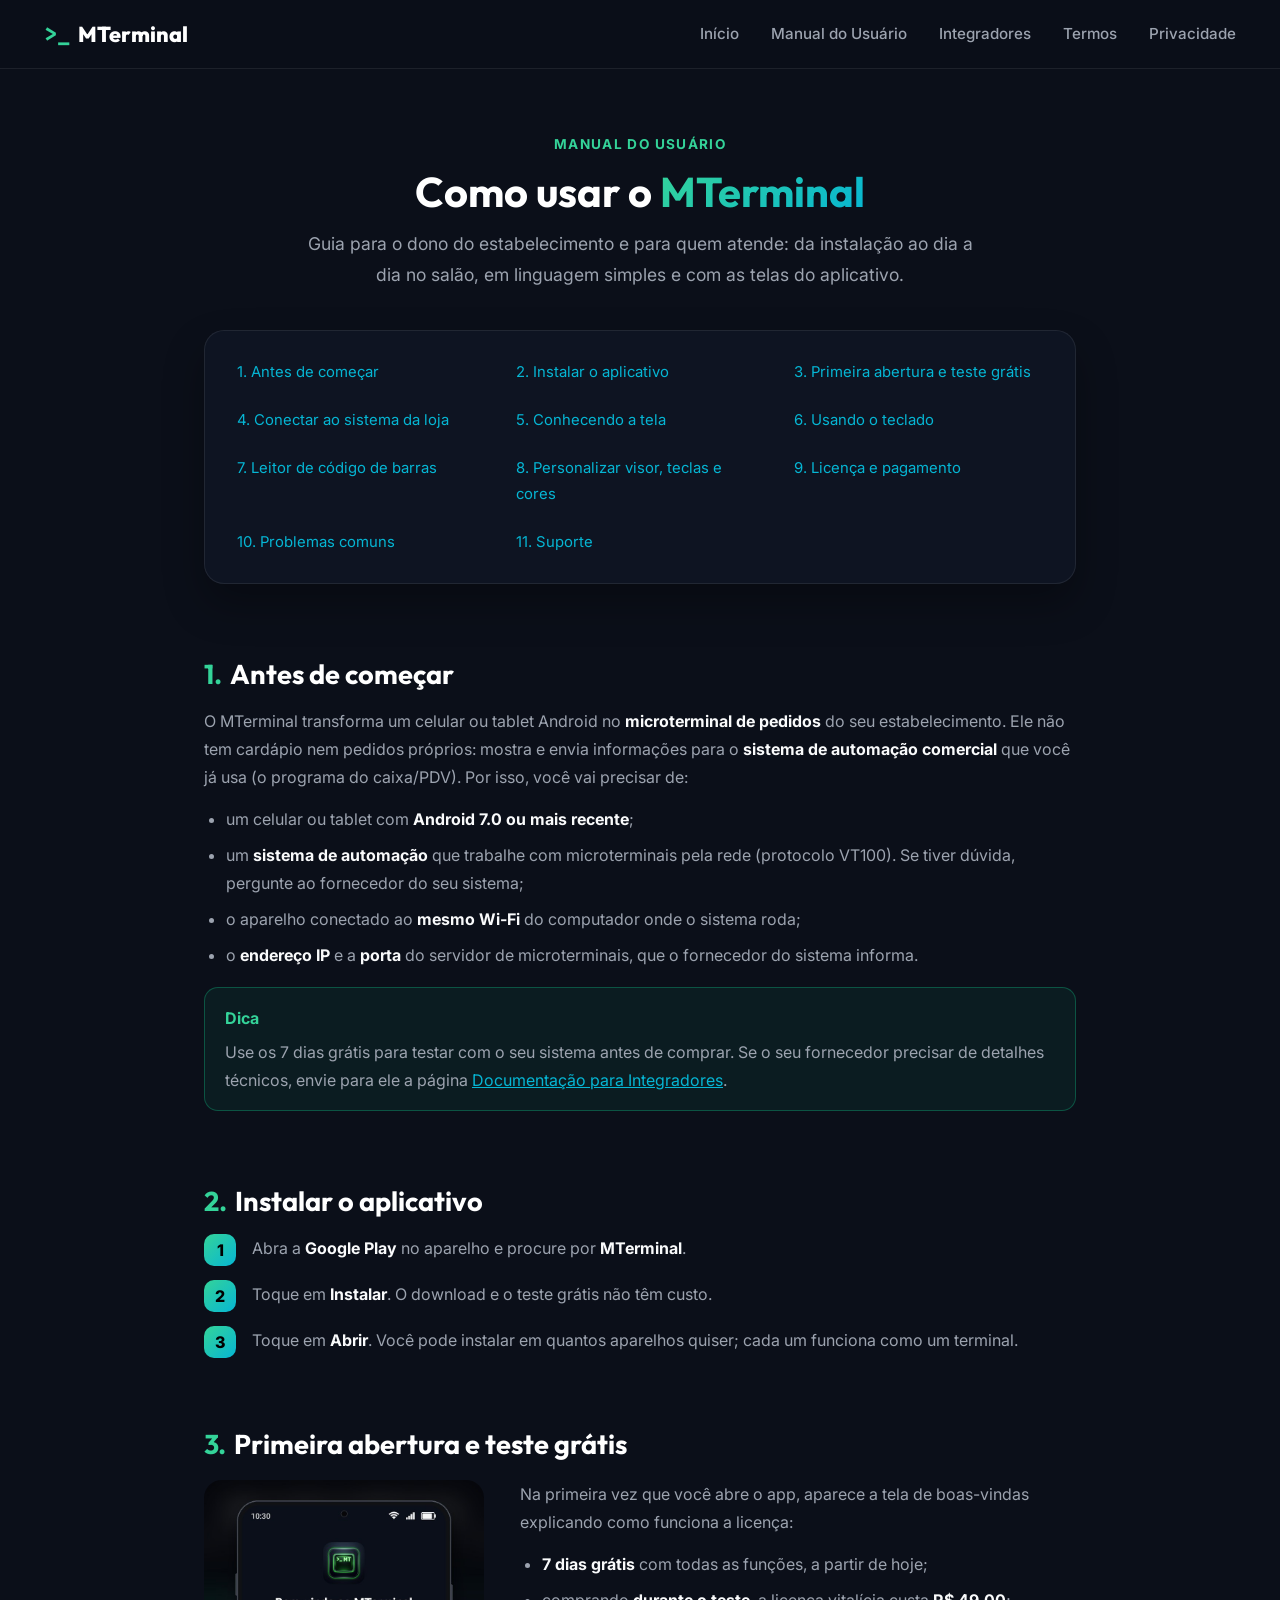
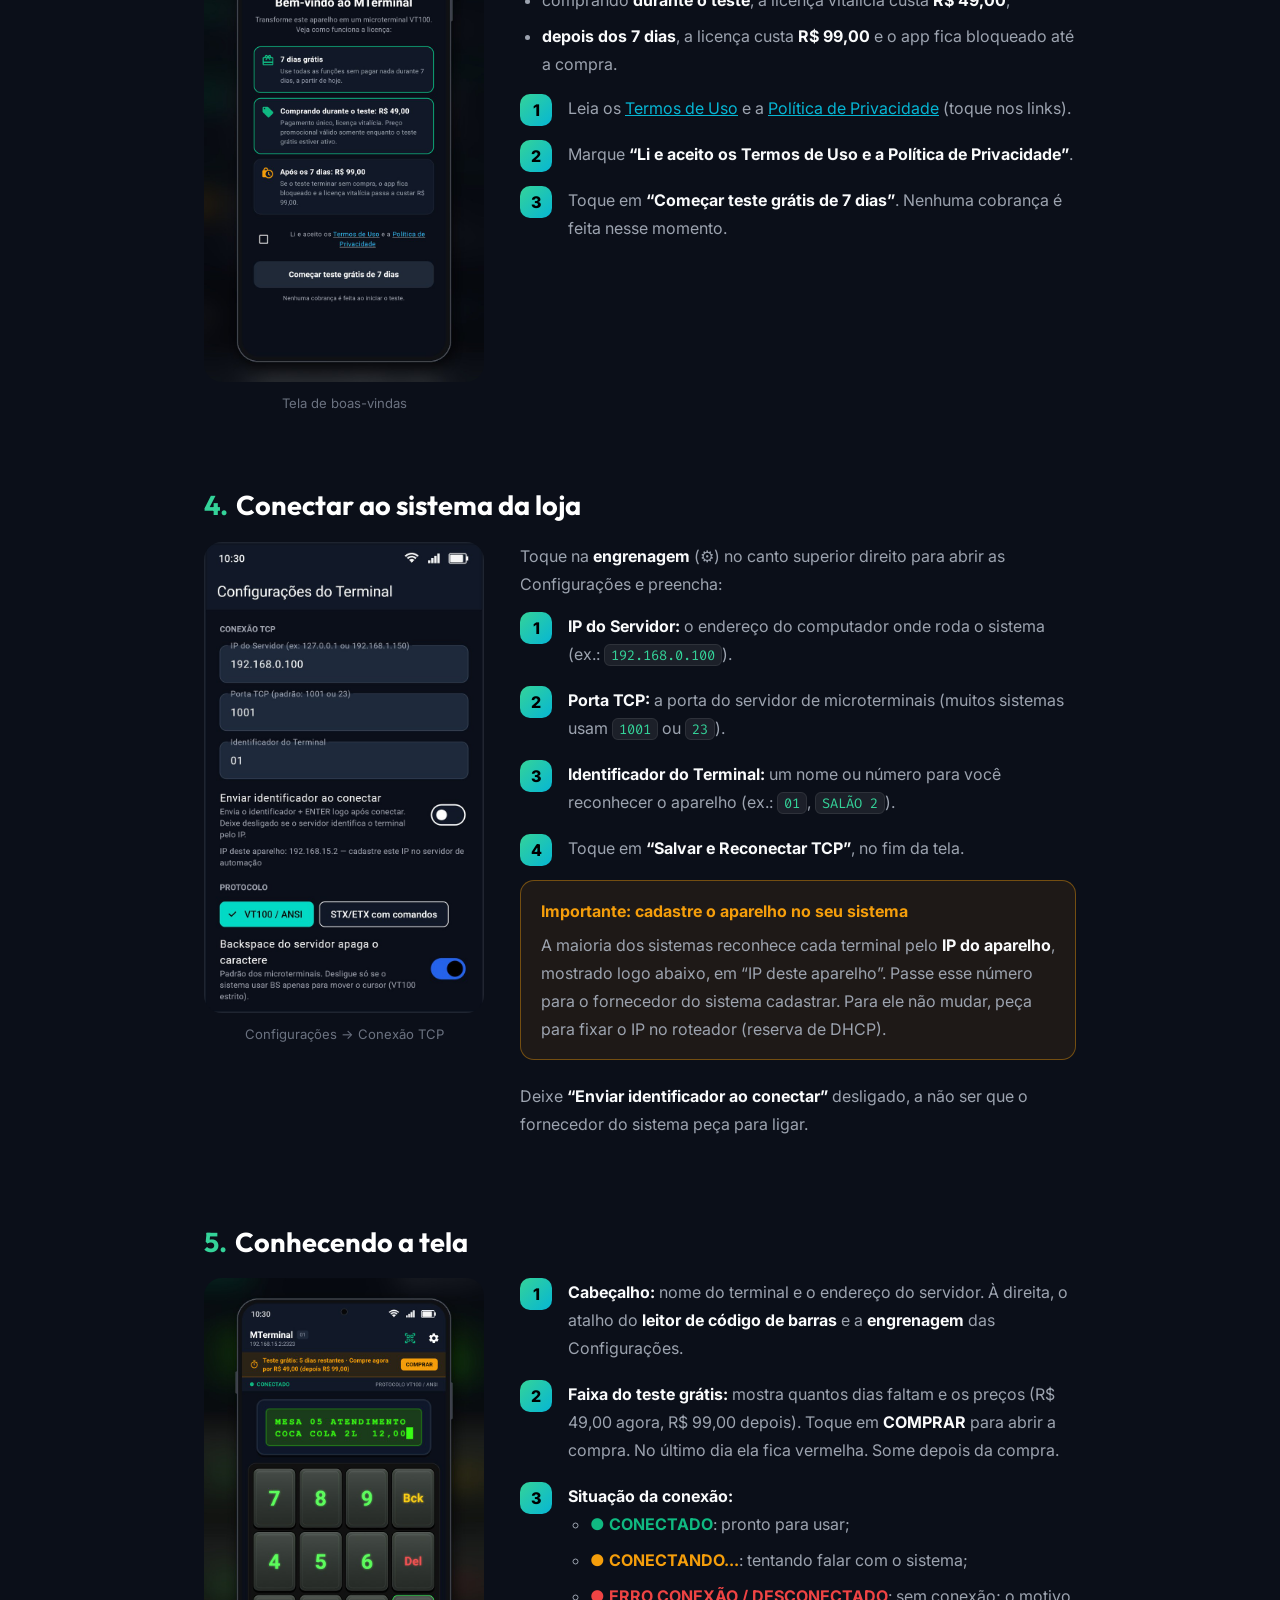
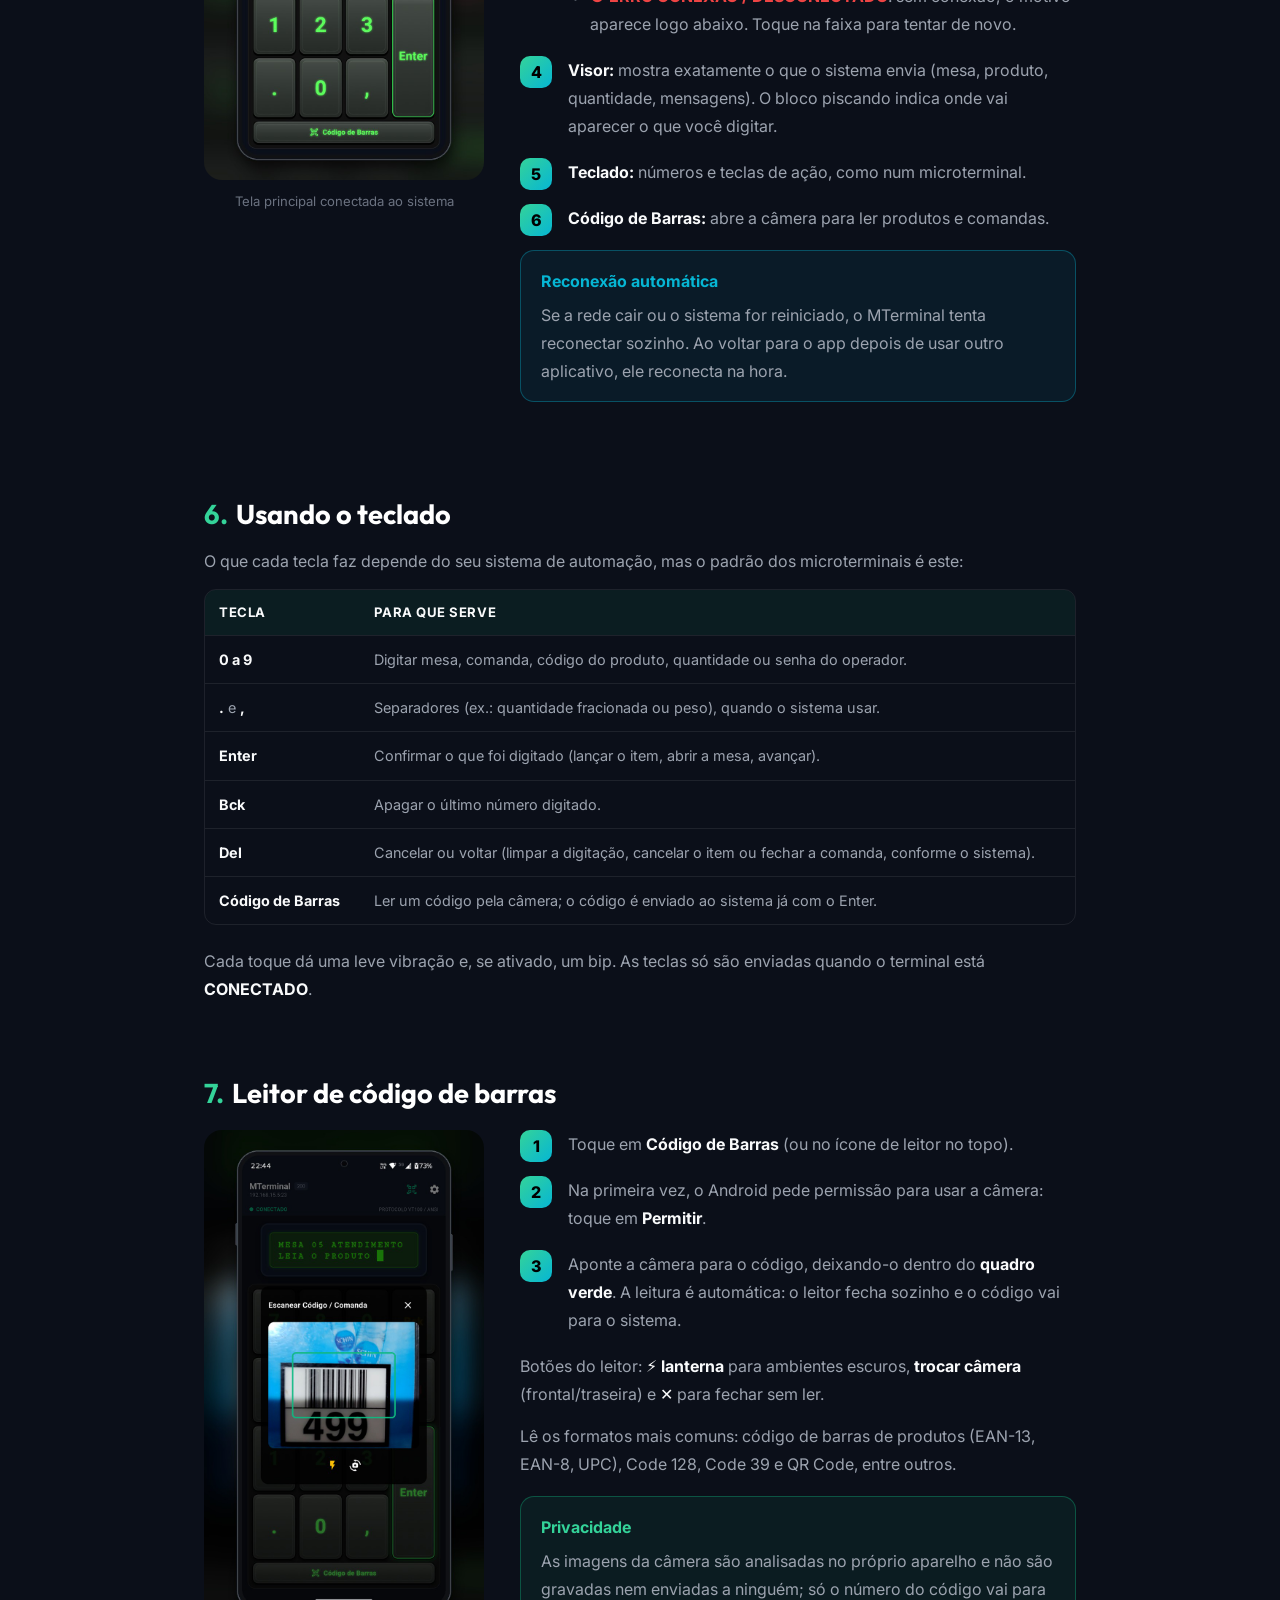
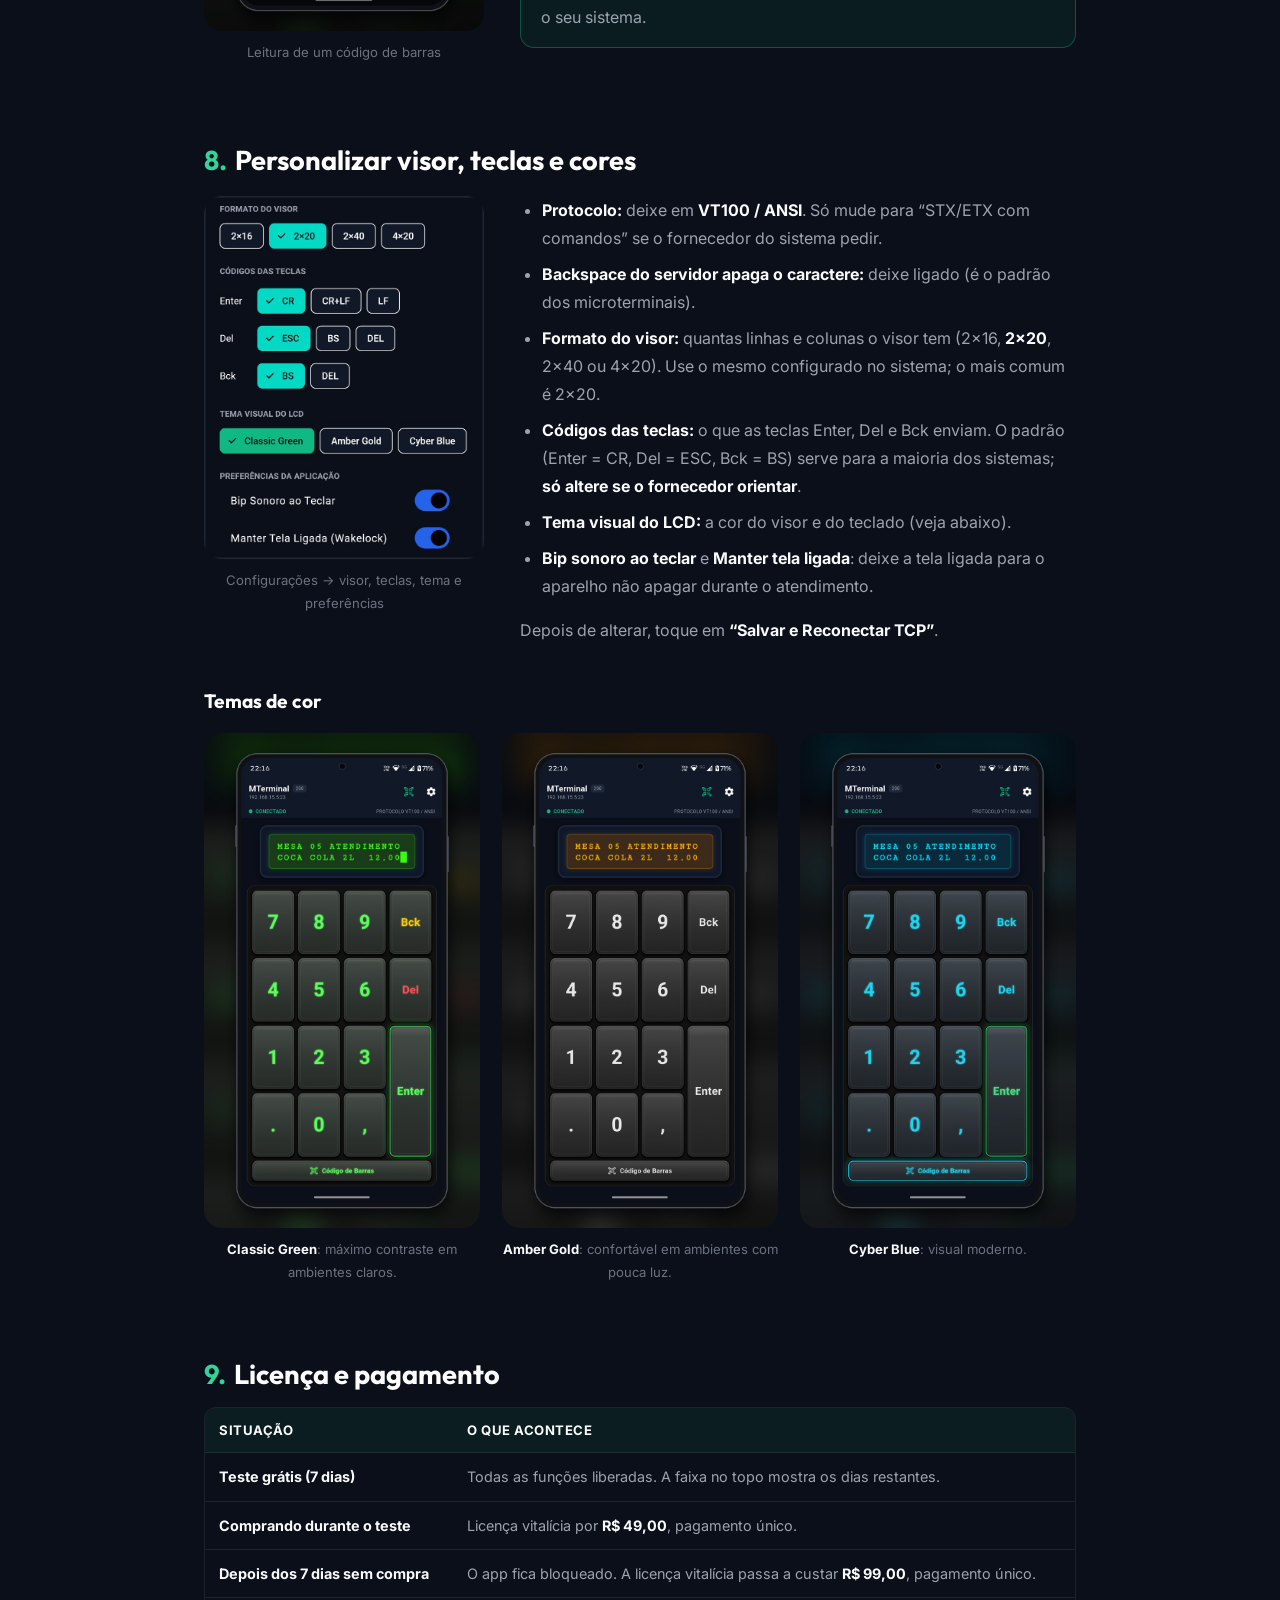
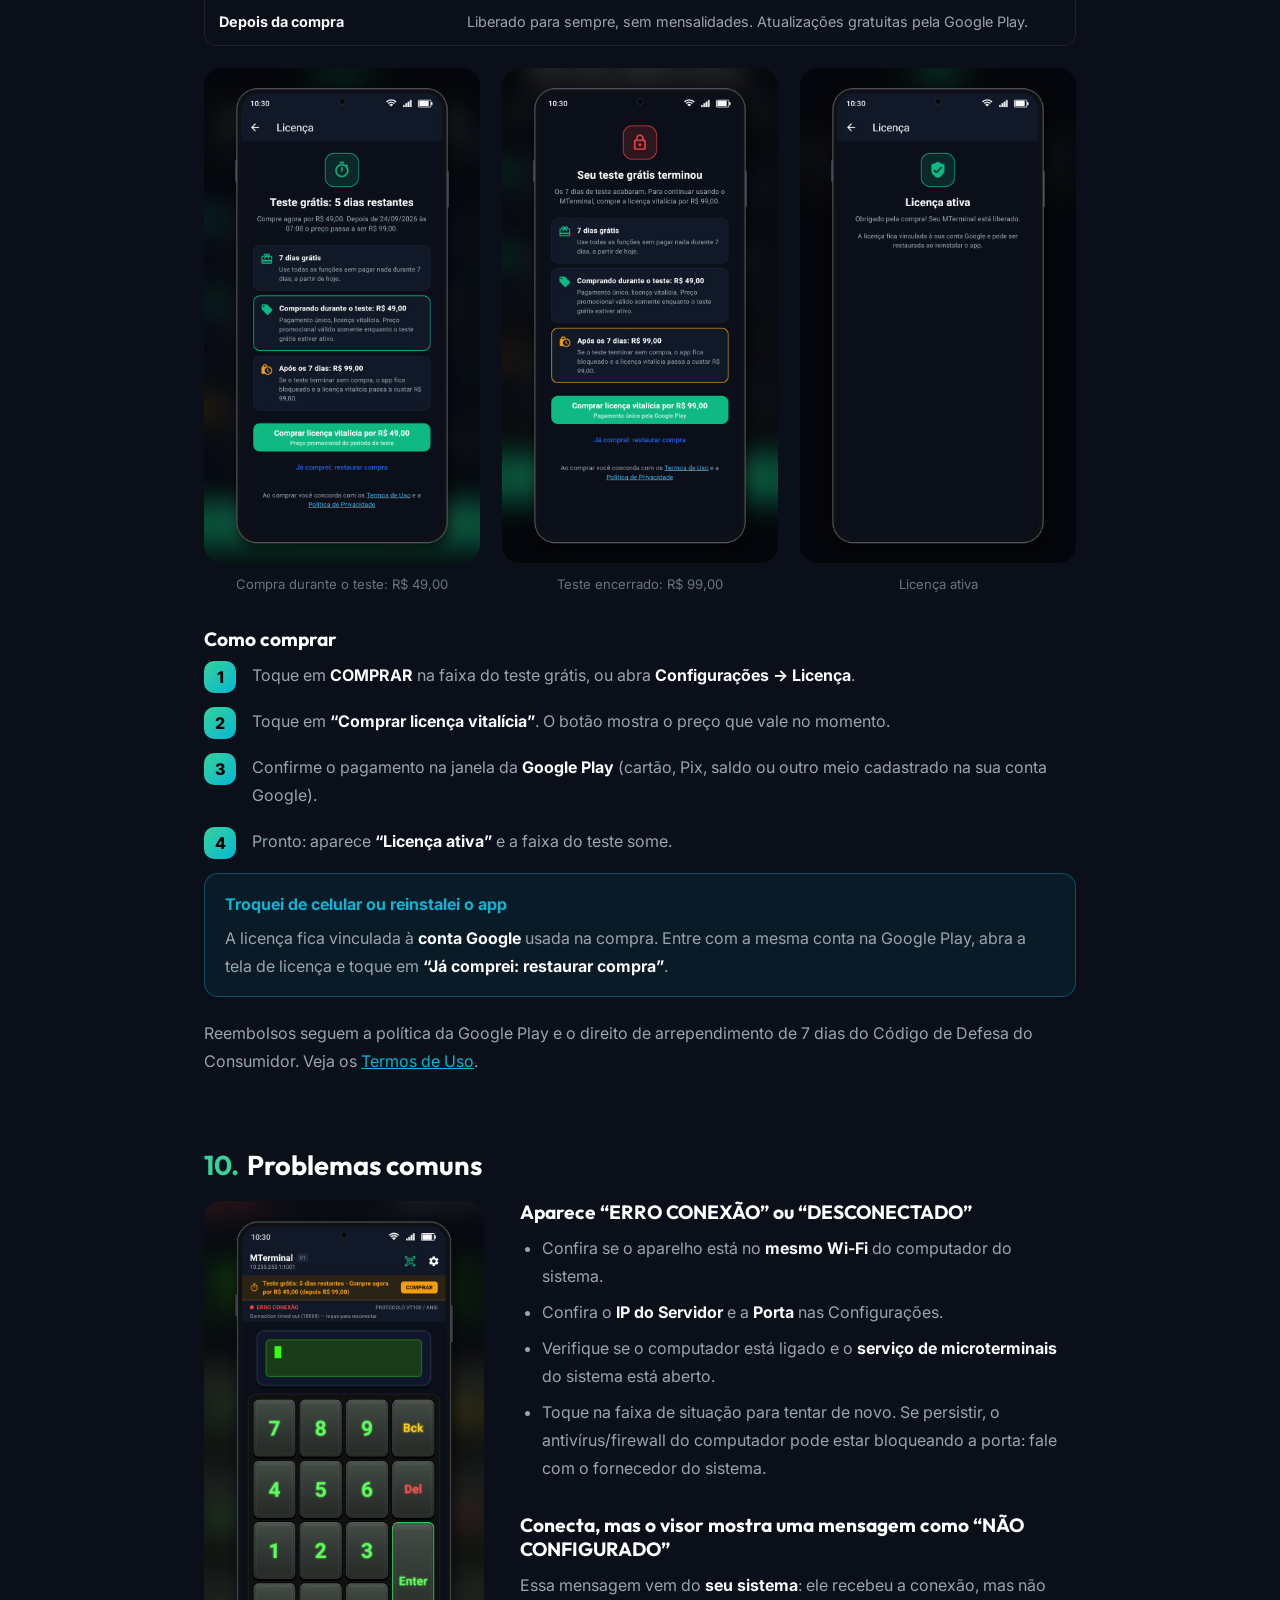
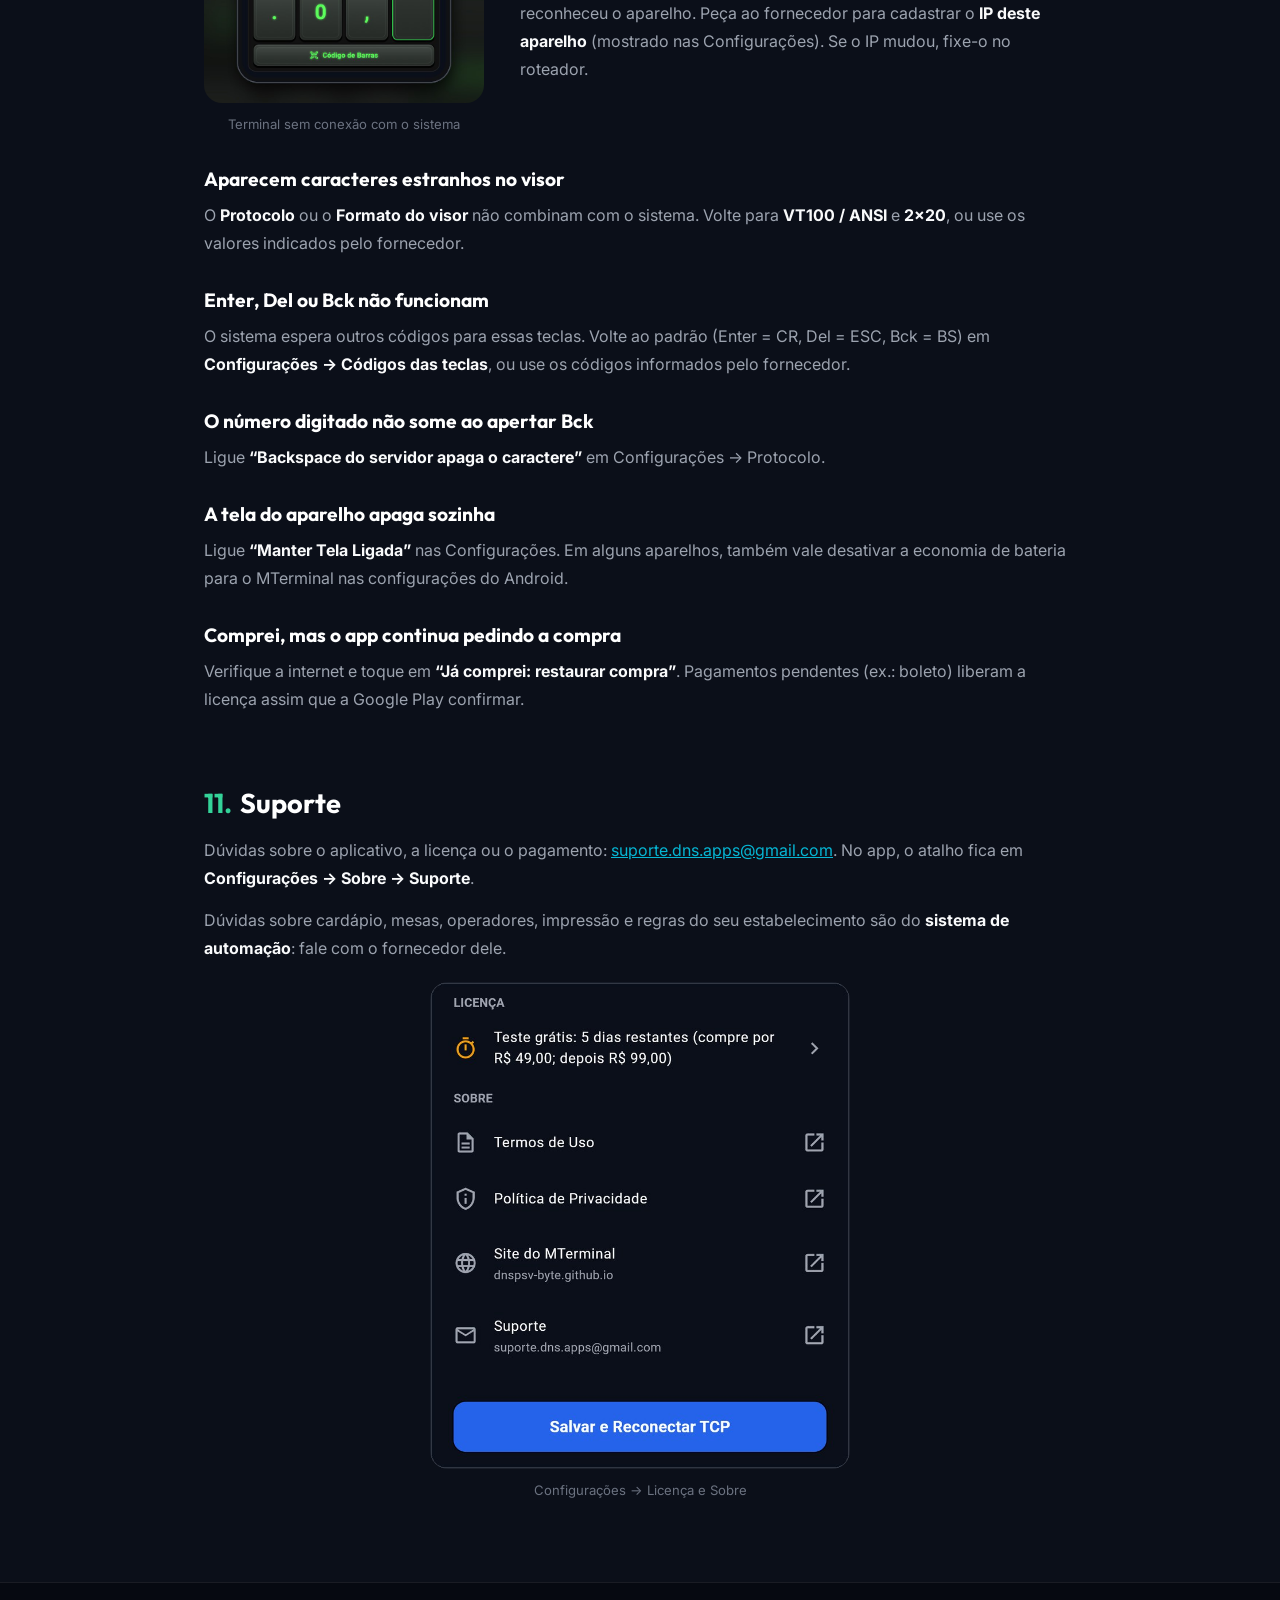
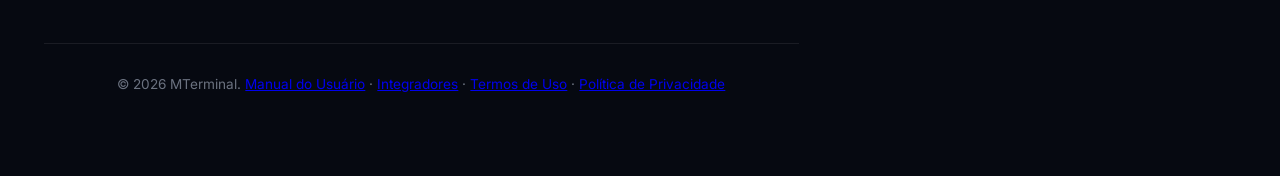
<file: manual.html>
<!DOCTYPE html>
<html lang="pt-BR">
<head>
    <meta charset="UTF-8">
    <meta name="viewport" content="width=device-width, initial-scale=1.0">
    <title>Manual do Usuário — MTerminal</title>
    <meta name="description" content="Manual do Usuário do MTerminal: instalar, configurar a conexão com o sistema da sua loja, usar o teclado e o leitor de código de barras, teste grátis, licença e solução de problemas.">
    <link rel="preconnect" href="https://fonts.googleapis.com">
    <link rel="preconnect" href="https://fonts.gstatic.com" crossorigin>
    <link href="https://fonts.googleapis.com/css2?family=Inter:wght@300;400;500;600;700;800&family=Outfit:wght@400;600;700;800&family=Fira+Code:wght@400;600&display=swap" rel="stylesheet">
    <link rel="stylesheet" href="styles.css">
</head>
<body>
    <header class="navbar has-toggle">
        <div class="container nav-container">
            <a href="index.html" class="brand-logo">
                <span class="logo-icon">>_</span>
                <span class="logo-text">MTerminal</span>
            </a>
            <nav class="nav-links" id="menu-principal">
                <a href="index.html">Início</a>
                <a href="manual.html">Manual do Usuário</a>
                <a href="integracao.html">Integradores</a>
                <a href="termos.html">Termos</a>
                <a href="privacidade.html">Privacidade</a>
            </nav>
            <button class="nav-toggle" type="button" aria-label="Abrir menu" aria-expanded="false" aria-controls="menu-principal">
                <svg class="icon-open" width="22" height="22" viewBox="0 0 24 24" fill="none" stroke="currentColor" stroke-width="2" stroke-linecap="round"><path d="M4 7h16M4 12h16M4 17h16"/></svg>
                <svg class="icon-close" width="22" height="22" viewBox="0 0 24 24" fill="none" stroke="currentColor" stroke-width="2" stroke-linecap="round"><path d="M6 6l12 12M18 6L6 18"/></svg>
            </button>
        </div>
    </header>

    <main class="doc-page">
        <div class="doc-hero">
            <span class="section-tag">MANUAL DO USUÁRIO</span>
            <h1>Como usar o <span class="gradient-text">MTerminal</span></h1>
            <p>Guia para o dono do estabelecimento e para quem atende: da instalação ao dia a dia no salão, em linguagem simples e com as telas do aplicativo.</p>
        </div>

        <nav class="doc-toc glass-card" aria-label="Sumário">
            <a href="#antes">1. Antes de começar</a>
            <a href="#instalar">2. Instalar o aplicativo</a>
            <a href="#primeira">3. Primeira abertura e teste grátis</a>
            <a href="#conexao">4. Conectar ao sistema da loja</a>
            <a href="#tela">5. Conhecendo a tela</a>
            <a href="#teclado">6. Usando o teclado</a>
            <a href="#leitor">7. Leitor de código de barras</a>
            <a href="#personalizar">8. Personalizar visor, teclas e cores</a>
            <a href="#licenca">9. Licença e pagamento</a>
            <a href="#problemas">10. Problemas comuns</a>
            <a href="#suporte">11. Suporte</a>
        </nav>

        <h2 id="antes"><span class="num">1.</span>Antes de começar</h2>
        <p>O MTerminal transforma um celular ou tablet Android no <strong>microterminal de pedidos</strong> do seu estabelecimento. Ele não tem cardápio nem pedidos próprios: mostra e envia informações para o <strong>sistema de automação comercial</strong> que você já usa (o programa do caixa/PDV). Por isso, você vai precisar de:</p>
        <ul>
            <li>um celular ou tablet com <strong>Android 7.0 ou mais recente</strong>;</li>
            <li>um <strong>sistema de automação</strong> que trabalhe com microterminais pela rede (protocolo VT100). Se tiver dúvida, pergunte ao fornecedor do seu sistema;</li>
            <li>o aparelho conectado ao <strong>mesmo Wi-Fi</strong> do computador onde o sistema roda;</li>
            <li>o <strong>endereço IP</strong> e a <strong>porta</strong> do servidor de microterminais, que o fornecedor do sistema informa.</li>
        </ul>
        <div class="callout callout-tip">
            <span class="callout-title">Dica</span>
            <p>Use os 7 dias grátis para testar com o seu sistema antes de comprar. Se o seu fornecedor precisar de detalhes técnicos, envie para ele a página <a href="integracao.html">Documentação para Integradores</a>.</p>
        </div>

        <h2 id="instalar"><span class="num">2.</span>Instalar o aplicativo</h2>
        <ol class="doc-steps">
            <li>Abra a <strong>Google Play</strong> no aparelho e procure por <strong>MTerminal</strong>.</li>
            <li>Toque em <strong>Instalar</strong>. O download e o teste grátis não têm custo.</li>
            <li>Toque em <strong>Abrir</strong>. Você pode instalar em quantos aparelhos quiser; cada um funciona como um terminal.</li>
        </ol>

        <h2 id="primeira"><span class="num">3.</span>Primeira abertura e teste grátis</h2>
        <div class="doc-figure-row">
            <figure class="doc-figure">
                <img src="imagens/manual/manual_boas_vindas.jpg" alt="Tela de boas-vindas do MTerminal com as regras de preço" loading="lazy">
                <figcaption>Tela de boas-vindas</figcaption>
            </figure>
            <div>
                <p>Na primeira vez que você abre o app, aparece a tela de boas-vindas explicando como funciona a licença:</p>
                <ul>
                    <li><strong>7 dias grátis</strong> com todas as funções, a partir de hoje;</li>
                    <li>comprando <strong>durante o teste</strong>, a licença vitalícia custa <strong>R$ 49,00</strong>;</li>
                    <li><strong>depois dos 7 dias</strong>, a licença custa <strong>R$ 99,00</strong> e o app fica bloqueado até a compra.</li>
                </ul>
                <ol class="doc-steps">
                    <li>Leia os <a href="termos.html">Termos de Uso</a> e a <a href="privacidade.html">Política de Privacidade</a> (toque nos links).</li>
                    <li>Marque <strong>“Li e aceito os Termos de Uso e a Política de Privacidade”</strong>.</li>
                    <li>Toque em <strong>“Começar teste grátis de 7 dias”</strong>. Nenhuma cobrança é feita nesse momento.</li>
                </ol>
            </div>
        </div>

        <h2 id="conexao"><span class="num">4.</span>Conectar ao sistema da loja</h2>
        <div class="doc-figure-row">
            <figure class="doc-figure">
                <img src="imagens/manual/manual_config_conexao.jpg" alt="Configurações de conexão: IP do servidor, porta e identificador" loading="lazy">
                <figcaption>Configurações → Conexão TCP</figcaption>
            </figure>
            <div>
                <p>Toque na <strong>engrenagem</strong> (⚙) no canto superior direito para abrir as Configurações e preencha:</p>
                <ol class="doc-steps">
                    <li><strong>IP do Servidor:</strong> o endereço do computador onde roda o sistema (ex.: <code>192.168.0.100</code>).</li>
                    <li><strong>Porta TCP:</strong> a porta do servidor de microterminais (muitos sistemas usam <code>1001</code> ou <code>23</code>).</li>
                    <li><strong>Identificador do Terminal:</strong> um nome ou número para você reconhecer o aparelho (ex.: <code>01</code>, <code>SALÃO 2</code>).</li>
                    <li>Toque em <strong>“Salvar e Reconectar TCP”</strong>, no fim da tela.</li>
                </ol>
                <div class="callout callout-warn">
                    <span class="callout-title">Importante: cadastre o aparelho no seu sistema</span>
                    <p>A maioria dos sistemas reconhece cada terminal pelo <strong>IP do aparelho</strong>, mostrado logo abaixo, em “IP deste aparelho”. Passe esse número para o fornecedor do sistema cadastrar. Para ele não mudar, peça para fixar o IP no roteador (reserva de DHCP).</p>
                </div>
                <p>Deixe <strong>“Enviar identificador ao conectar”</strong> desligado, a não ser que o fornecedor do sistema peça para ligar.</p>
            </div>
        </div>

        <h2 id="tela"><span class="num">5.</span>Conhecendo a tela</h2>
        <div class="doc-figure-row">
            <figure class="doc-figure">
                <img src="imagens/manual/manual_terminal.jpg" alt="Tela principal do MTerminal conectada, com visor e teclado" loading="lazy">
                <figcaption>Tela principal conectada ao sistema</figcaption>
            </figure>
            <div>
                <ol class="doc-steps">
                    <li><strong>Cabeçalho:</strong> nome do terminal e o endereço do servidor. À direita, o atalho do <strong>leitor de código de barras</strong> e a <strong>engrenagem</strong> das Configurações.</li>
                    <li><strong>Faixa do teste grátis:</strong> mostra quantos dias faltam e os preços (R$ 49,00 agora, R$ 99,00 depois). Toque em <strong>COMPRAR</strong> para abrir a compra. No último dia ela fica vermelha. Some depois da compra.</li>
                    <li><strong>Situação da conexão:</strong>
                        <ul>
                            <li><strong style="color:#10B981">● CONECTADO</strong>: pronto para usar;</li>
                            <li><strong style="color:#F59E0B">● CONECTANDO...</strong>: tentando falar com o sistema;</li>
                            <li><strong style="color:#EF4444">● ERRO CONEXÃO / DESCONECTADO</strong>: sem conexão; o motivo aparece logo abaixo. Toque na faixa para tentar de novo.</li>
                        </ul>
                    </li>
                    <li><strong>Visor:</strong> mostra exatamente o que o sistema envia (mesa, produto, quantidade, mensagens). O bloco piscando indica onde vai aparecer o que você digitar.</li>
                    <li><strong>Teclado:</strong> números e teclas de ação, como num microterminal.</li>
                    <li><strong>Código de Barras:</strong> abre a câmera para ler produtos e comandas.</li>
                </ol>
                <div class="callout callout-info">
                    <span class="callout-title">Reconexão automática</span>
                    <p>Se a rede cair ou o sistema for reiniciado, o MTerminal tenta reconectar sozinho. Ao voltar para o app depois de usar outro aplicativo, ele reconecta na hora.</p>
                </div>
            </div>
        </div>

        <h2 id="teclado"><span class="num">6.</span>Usando o teclado</h2>
        <p>O que cada tecla faz depende do seu sistema de automação, mas o padrão dos microterminais é este:</p>
        <div class="doc-table-wrap">
            <table class="doc-table">
                <tr><th>Tecla</th><th>Para que serve</th></tr>
                <tr><td><strong>0 a 9</strong></td><td>Digitar mesa, comanda, código do produto, quantidade ou senha do operador.</td></tr>
                <tr><td><strong>.</strong> e <strong>,</strong></td><td>Separadores (ex.: quantidade fracionada ou peso), quando o sistema usar.</td></tr>
                <tr><td><strong>Enter</strong></td><td>Confirmar o que foi digitado (lançar o item, abrir a mesa, avançar).</td></tr>
                <tr><td><strong>Bck</strong></td><td>Apagar o último número digitado.</td></tr>
                <tr><td><strong>Del</strong></td><td>Cancelar ou voltar (limpar a digitação, cancelar o item ou fechar a comanda, conforme o sistema).</td></tr>
                <tr><td><strong>Código de Barras</strong></td><td>Ler um código pela câmera; o código é enviado ao sistema já com o Enter.</td></tr>
            </table>
        </div>
        <p>Cada toque dá uma leve vibração e, se ativado, um bip. As teclas só são enviadas quando o terminal está <strong>CONECTADO</strong>.</p>

        <h2 id="leitor"><span class="num">7.</span>Leitor de código de barras</h2>
        <div class="doc-figure-row">
            <figure class="doc-figure">
                <img src="imagens/tela_leitor_barcode.jpg" alt="Leitor de código de barras pela câmera" loading="lazy">
                <figcaption>Leitura de um código de barras</figcaption>
            </figure>
            <div>
                <ol class="doc-steps">
                    <li>Toque em <strong>Código de Barras</strong> (ou no ícone de leitor no topo).</li>
                    <li>Na primeira vez, o Android pede permissão para usar a câmera: toque em <strong>Permitir</strong>.</li>
                    <li>Aponte a câmera para o código, deixando-o dentro do <strong>quadro verde</strong>. A leitura é automática: o leitor fecha sozinho e o código vai para o sistema.</li>
                </ol>
                <p>Botões do leitor: <strong>⚡ lanterna</strong> para ambientes escuros, <strong>trocar câmera</strong> (frontal/traseira) e <strong>✕</strong> para fechar sem ler.</p>
                <p>Lê os formatos mais comuns: código de barras de produtos (EAN-13, EAN-8, UPC), Code 128, Code 39 e QR Code, entre outros.</p>
                <div class="callout callout-tip">
                    <span class="callout-title">Privacidade</span>
                    <p>As imagens da câmera são analisadas no próprio aparelho e não são gravadas nem enviadas a ninguém; só o número do código vai para o seu sistema.</p>
                </div>
            </div>
        </div>

        <h2 id="personalizar"><span class="num">8.</span>Personalizar visor, teclas e cores</h2>
        <div class="doc-figure-row">
            <figure class="doc-figure">
                <img src="imagens/manual/manual_config_visor_teclas.jpg" alt="Configurações de formato do visor, códigos das teclas, tema e preferências" loading="lazy">
                <figcaption>Configurações → visor, teclas, tema e preferências</figcaption>
            </figure>
            <div>
                <ul>
                    <li><strong>Protocolo:</strong> deixe em <strong>VT100 / ANSI</strong>. Só mude para “STX/ETX com comandos” se o fornecedor do sistema pedir.</li>
                    <li><strong>Backspace do servidor apaga o caractere:</strong> deixe ligado (é o padrão dos microterminais).</li>
                    <li><strong>Formato do visor:</strong> quantas linhas e colunas o visor tem (2×16, <strong>2×20</strong>, 2×40 ou 4×20). Use o mesmo configurado no sistema; o mais comum é 2×20.</li>
                    <li><strong>Códigos das teclas:</strong> o que as teclas Enter, Del e Bck enviam. O padrão (Enter = CR, Del = ESC, Bck = BS) serve para a maioria dos sistemas; <strong>só altere se o fornecedor orientar</strong>.</li>
                    <li><strong>Tema visual do LCD:</strong> a cor do visor e do teclado (veja abaixo).</li>
                    <li><strong>Bip sonoro ao teclar</strong> e <strong>Manter tela ligada</strong>: deixe a tela ligada para o aparelho não apagar durante o atendimento.</li>
                </ul>
                <p>Depois de alterar, toque em <strong>“Salvar e Reconectar TCP”</strong>.</p>
            </div>
        </div>
        <h3>Temas de cor</h3>
        <div class="doc-gallery">
            <figure class="doc-figure">
                <img src="imagens/tela_tema_verde.jpg" alt="Tema Classic Green" loading="lazy">
                <figcaption><strong>Classic Green</strong>: máximo contraste em ambientes claros.</figcaption>
            </figure>
            <figure class="doc-figure">
                <img src="imagens/tela_tema_ambar.jpg" alt="Tema Amber Gold" loading="lazy">
                <figcaption><strong>Amber Gold</strong>: confortável em ambientes com pouca luz.</figcaption>
            </figure>
            <figure class="doc-figure">
                <img src="imagens/tela_tema_azul.jpg" alt="Tema Cyber Blue" loading="lazy">
                <figcaption><strong>Cyber Blue</strong>: visual moderno.</figcaption>
            </figure>
        </div>

        <h2 id="licenca"><span class="num">9.</span>Licença e pagamento</h2>
        <div class="doc-table-wrap">
            <table class="doc-table">
                <tr><th>Situação</th><th>O que acontece</th></tr>
                <tr><td><strong>Teste grátis (7 dias)</strong></td><td>Todas as funções liberadas. A faixa no topo mostra os dias restantes.</td></tr>
                <tr><td><strong>Comprando durante o teste</strong></td><td>Licença vitalícia por <strong>R$ 49,00</strong>, pagamento único.</td></tr>
                <tr><td><strong>Depois dos 7 dias sem compra</strong></td><td>O app fica bloqueado. A licença vitalícia passa a custar <strong>R$ 99,00</strong>, pagamento único.</td></tr>
                <tr><td><strong>Depois da compra</strong></td><td>Liberado para sempre, sem mensalidades. Atualizações gratuitas pela Google Play.</td></tr>
            </table>
        </div>
        <div class="doc-gallery">
            <figure class="doc-figure">
                <img src="imagens/manual/manual_compra_teste.jpg" alt="Tela de compra durante o teste grátis" loading="lazy">
                <figcaption>Compra durante o teste: R$ 49,00</figcaption>
            </figure>
            <figure class="doc-figure">
                <img src="imagens/manual/manual_teste_encerrado.jpg" alt="Tela de teste encerrado" loading="lazy">
                <figcaption>Teste encerrado: R$ 99,00</figcaption>
            </figure>
            <figure class="doc-figure">
                <img src="imagens/manual/manual_licenca_ativa.jpg" alt="Licença ativa" loading="lazy">
                <figcaption>Licença ativa</figcaption>
            </figure>
        </div>
        <h3>Como comprar</h3>
        <ol class="doc-steps">
            <li>Toque em <strong>COMPRAR</strong> na faixa do teste grátis, ou abra <strong>Configurações → Licença</strong>.</li>
            <li>Toque em <strong>“Comprar licença vitalícia”</strong>. O botão mostra o preço que vale no momento.</li>
            <li>Confirme o pagamento na janela da <strong>Google Play</strong> (cartão, Pix, saldo ou outro meio cadastrado na sua conta Google).</li>
            <li>Pronto: aparece <strong>“Licença ativa”</strong> e a faixa do teste some.</li>
        </ol>
        <div class="callout callout-info">
            <span class="callout-title">Troquei de celular ou reinstalei o app</span>
            <p>A licença fica vinculada à <strong>conta Google</strong> usada na compra. Entre com a mesma conta na Google Play, abra a tela de licença e toque em <strong>“Já comprei: restaurar compra”</strong>.</p>
        </div>
        <p>Reembolsos seguem a política da Google Play e o direito de arrependimento de 7 dias do Código de Defesa do Consumidor. Veja os <a href="termos.html">Termos de Uso</a>.</p>

        <h2 id="problemas"><span class="num">10.</span>Problemas comuns</h2>
        <div class="doc-figure-row">
            <figure class="doc-figure">
                <img src="imagens/manual/manual_erro_conexao.jpg" alt="Tela com erro de conexão" loading="lazy">
                <figcaption>Terminal sem conexão com o sistema</figcaption>
            </figure>
            <div>
                <h3 style="margin-top:0">Aparece “ERRO CONEXÃO” ou “DESCONECTADO”</h3>
                <ul>
                    <li>Confira se o aparelho está no <strong>mesmo Wi-Fi</strong> do computador do sistema.</li>
                    <li>Confira o <strong>IP do Servidor</strong> e a <strong>Porta</strong> nas Configurações.</li>
                    <li>Verifique se o computador está ligado e o <strong>serviço de microterminais</strong> do sistema está aberto.</li>
                    <li>Toque na faixa de situação para tentar de novo. Se persistir, o antivírus/firewall do computador pode estar bloqueando a porta: fale com o fornecedor do sistema.</li>
                </ul>
                <h3>Conecta, mas o visor mostra uma mensagem como “NÃO CONFIGURADO”</h3>
                <p>Essa mensagem vem do <strong>seu sistema</strong>: ele recebeu a conexão, mas não reconheceu o aparelho. Peça ao fornecedor para cadastrar o <strong>IP deste aparelho</strong> (mostrado nas Configurações). Se o IP mudou, fixe-o no roteador.</p>
            </div>
        </div>
        <h3>Aparecem caracteres estranhos no visor</h3>
        <p>O <strong>Protocolo</strong> ou o <strong>Formato do visor</strong> não combinam com o sistema. Volte para <strong>VT100 / ANSI</strong> e <strong>2×20</strong>, ou use os valores indicados pelo fornecedor.</p>
        <h3>Enter, Del ou Bck não funcionam</h3>
        <p>O sistema espera outros códigos para essas teclas. Volte ao padrão (Enter = CR, Del = ESC, Bck = BS) em <strong>Configurações → Códigos das teclas</strong>, ou use os códigos informados pelo fornecedor.</p>
        <h3>O número digitado não some ao apertar Bck</h3>
        <p>Ligue <strong>“Backspace do servidor apaga o caractere”</strong> em Configurações → Protocolo.</p>
        <h3>A tela do aparelho apaga sozinha</h3>
        <p>Ligue <strong>“Manter Tela Ligada”</strong> nas Configurações. Em alguns aparelhos, também vale desativar a economia de bateria para o MTerminal nas configurações do Android.</p>
        <h3>Comprei, mas o app continua pedindo a compra</h3>
        <p>Verifique a internet e toque em <strong>“Já comprei: restaurar compra”</strong>. Pagamentos pendentes (ex.: boleto) liberam a licença assim que a Google Play confirmar.</p>

        <h2 id="suporte"><span class="num">11.</span>Suporte</h2>
        <p>Dúvidas sobre o aplicativo, a licença ou o pagamento: <a href="mailto:suporte.dns.apps@gmail.com?subject=MTerminal">suporte.dns.apps@gmail.com</a>. No app, o atalho fica em <strong>Configurações → Sobre → Suporte</strong>.</p>
        <p>Dúvidas sobre cardápio, mesas, operadores, impressão e regras do seu estabelecimento são do <strong>sistema de automação</strong>: fale com o fornecedor dele.</p>
        <figure class="doc-figure doc-figure-wide" style="margin-top:20px">
            <img src="imagens/manual/manual_config_licenca_sobre.jpg" alt="Configurações: licença, termos, privacidade, site e suporte" loading="lazy">
            <figcaption>Configurações → Licença e Sobre</figcaption>
        </figure>
    </main>

    <footer class="footer">
        <div class="container footer-container">
            <div class="footer-copy">
                <p>&copy; 2026 MTerminal. <a href="manual.html">Manual do Usuário</a> · <a href="integracao.html">Integradores</a> · <a href="termos.html">Termos de Uso</a> · <a href="privacidade.html">Política de Privacidade</a></p>
            </div>
        </div>
    </footer>

    <script src="script.js"></script>
</body>
</html>
</file>
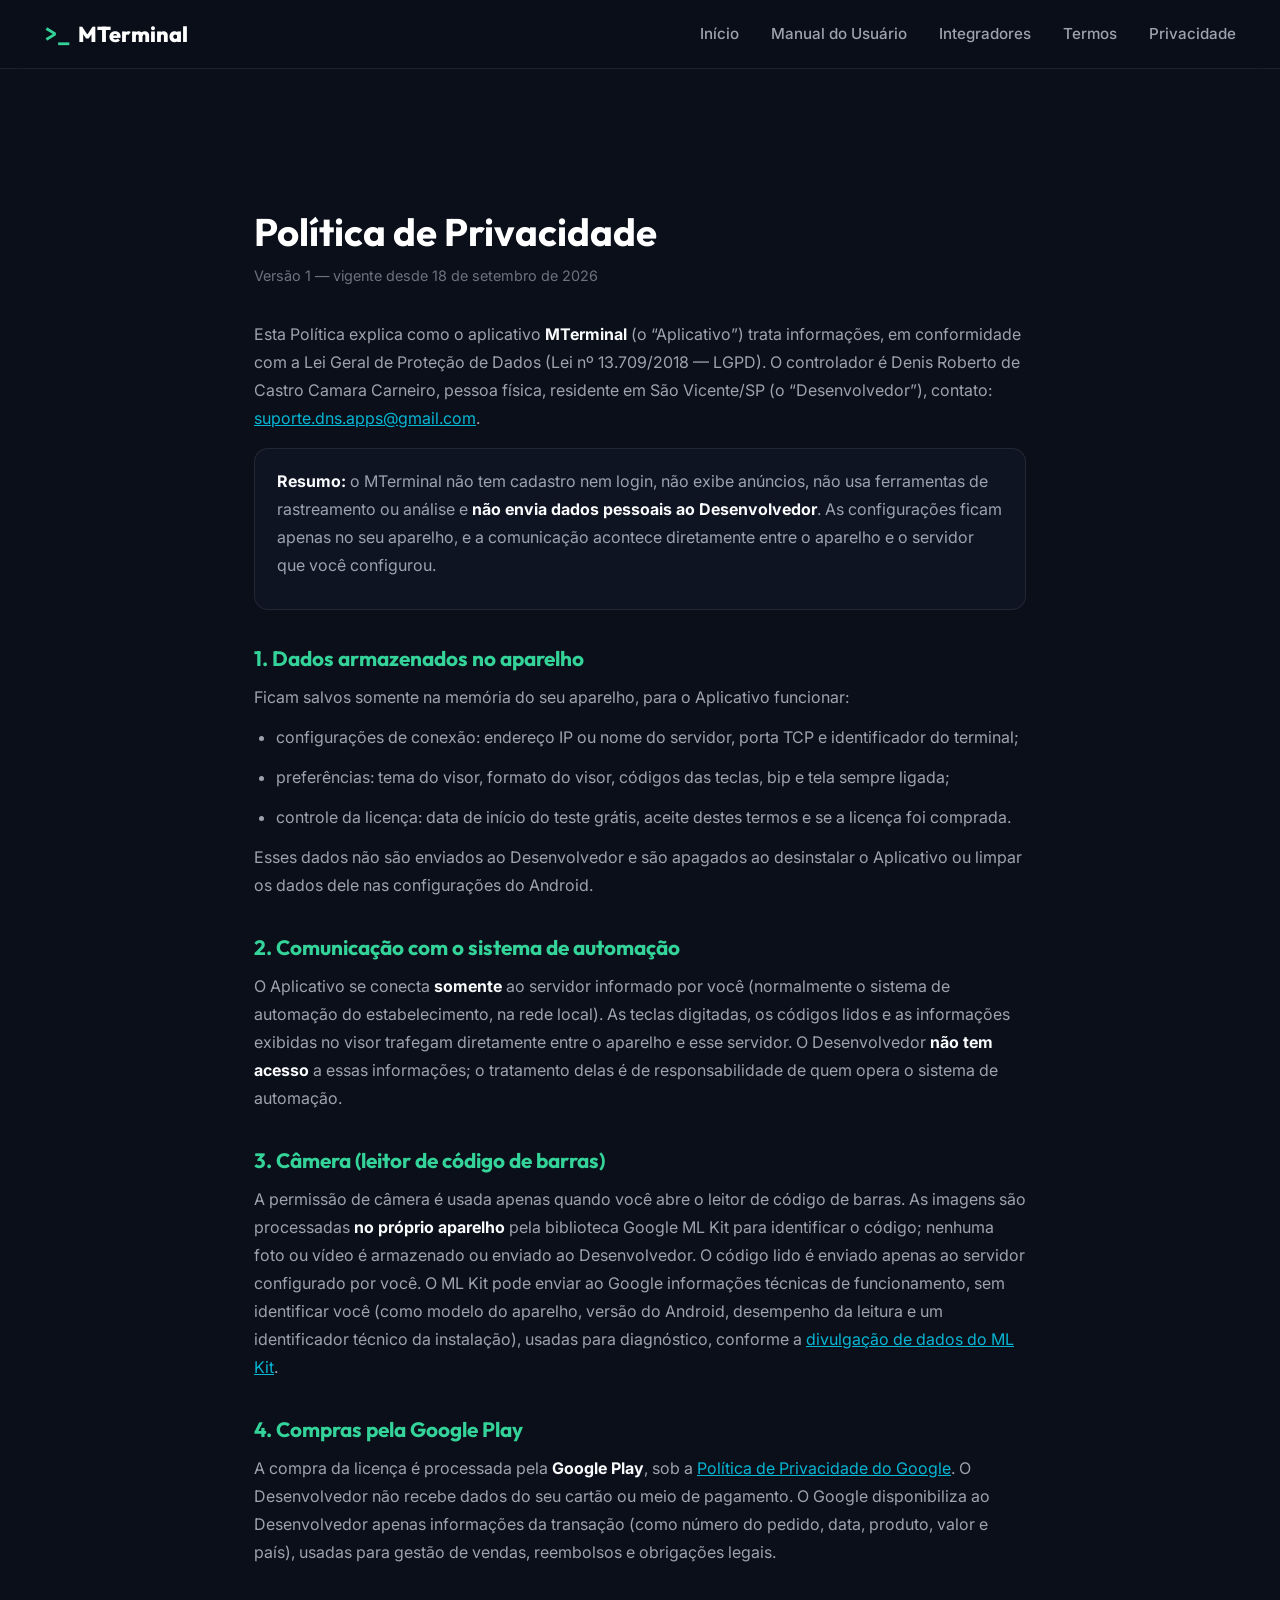
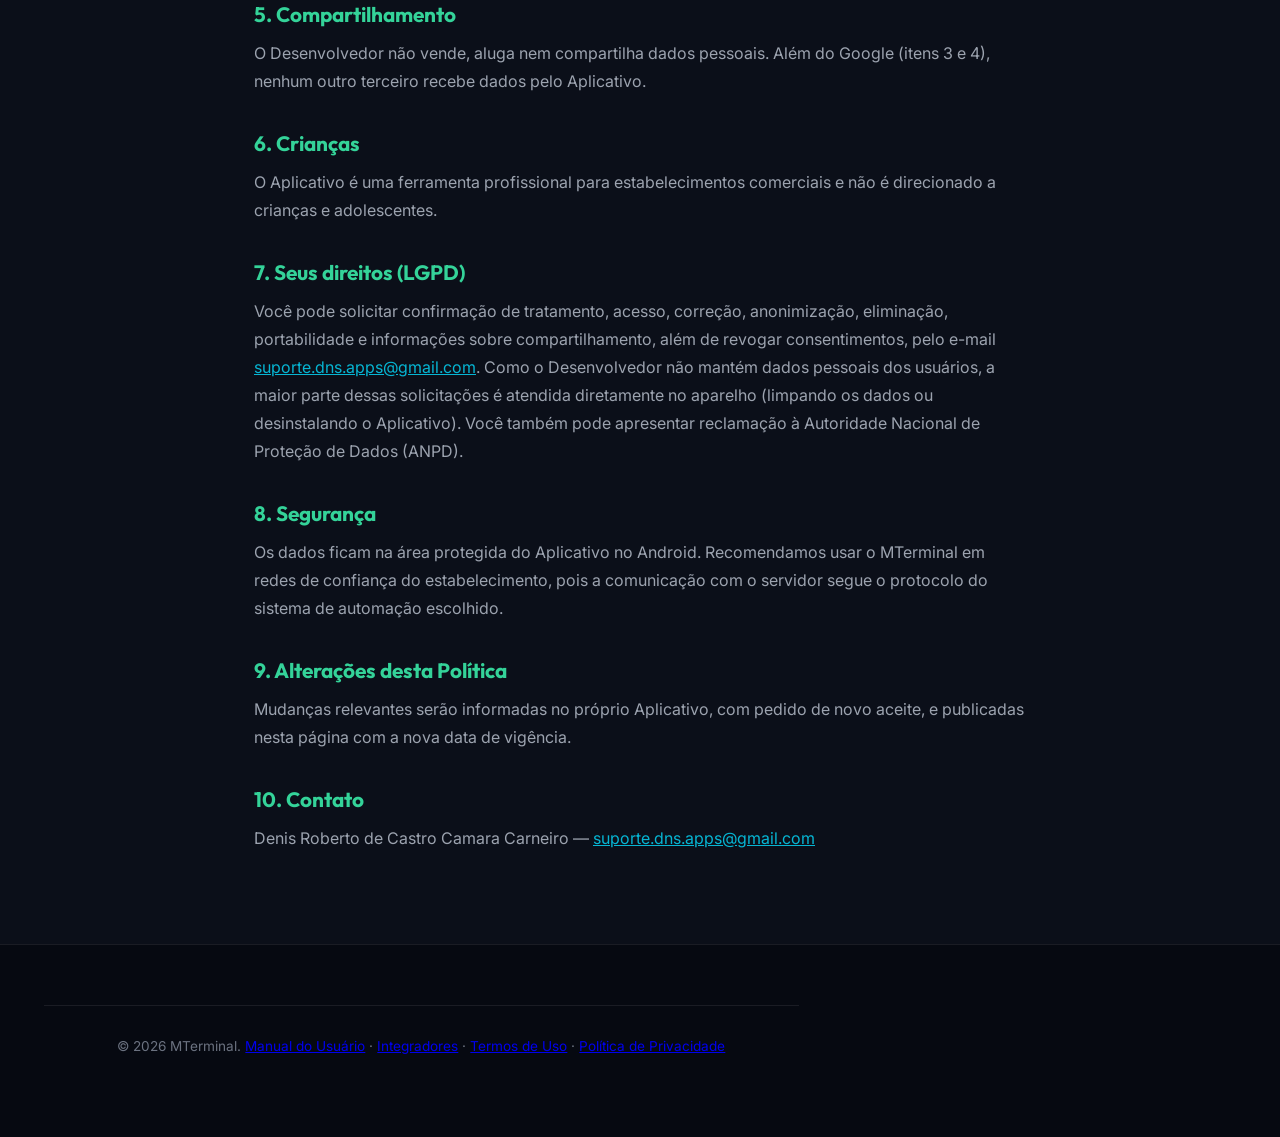
<file: privacidade.html>
<!DOCTYPE html>
<html lang="pt-BR">
<head>
    <meta charset="UTF-8">
    <meta name="viewport" content="width=device-width, initial-scale=1.0">
    <title>Política de Privacidade — MTerminal</title>
    <meta name="description" content="Política de Privacidade do aplicativo MTerminal: quais dados são tratados, onde ficam e seus direitos pela LGPD.">
    <link rel="preconnect" href="https://fonts.googleapis.com">
    <link rel="preconnect" href="https://fonts.gstatic.com" crossorigin>
    <link href="https://fonts.googleapis.com/css2?family=Inter:wght@300;400;500;600;700;800&family=Outfit:wght@400;600;700;800&family=Fira+Code:wght@400;600&display=swap" rel="stylesheet">
    <link rel="stylesheet" href="styles.css">
</head>
<body>
    <header class="navbar has-toggle">
        <div class="container nav-container">
            <a href="index.html" class="brand-logo">
                <span class="logo-icon">>_</span>
                <span class="logo-text">MTerminal</span>
            </a>
            <nav class="nav-links" id="menu-principal">
                <a href="index.html">Início</a>
                <a href="manual.html">Manual do Usuário</a>
                <a href="integracao.html">Integradores</a>
                <a href="termos.html">Termos</a>
                <a href="privacidade.html">Privacidade</a>
            </nav>
            <button class="nav-toggle" type="button" aria-label="Abrir menu" aria-expanded="false" aria-controls="menu-principal">
                <svg class="icon-open" width="22" height="22" viewBox="0 0 24 24" fill="none" stroke="currentColor" stroke-width="2" stroke-linecap="round"><path d="M4 7h16M4 12h16M4 17h16"/></svg>
                <svg class="icon-close" width="22" height="22" viewBox="0 0 24 24" fill="none" stroke="currentColor" stroke-width="2" stroke-linecap="round"><path d="M6 6l12 12M18 6L6 18"/></svg>
            </button>
        </div>
    </header>

    <main class="legal-page">
        <h1>Política de Privacidade</h1>
        <p class="legal-updated">Versão 1 — vigente desde 18 de setembro de 2026</p>

        <p>Esta Política explica como o aplicativo <strong>MTerminal</strong> (o “Aplicativo”) trata informações, em conformidade
            com a Lei Geral de Proteção de Dados (Lei nº 13.709/2018 — LGPD). O controlador é
            Denis Roberto de Castro Camara Carneiro, pessoa física, residente em São Vicente/SP (o “Desenvolvedor”), contato: <a href="mailto:suporte.dns.apps@gmail.com">suporte.dns.apps@gmail.com</a>.</p>

        <div class="legal-box">
            <p><strong>Resumo:</strong> o MTerminal não tem cadastro nem login, não exibe anúncios, não usa ferramentas de
                rastreamento ou análise e <strong>não envia dados pessoais ao Desenvolvedor</strong>. As configurações ficam
                apenas no seu aparelho, e a comunicação acontece diretamente entre o aparelho e o servidor que você configurou.</p>
        </div>

        <h2>1. Dados armazenados no aparelho</h2>
        <p>Ficam salvos somente na memória do seu aparelho, para o Aplicativo funcionar:</p>
        <ul>
            <li>configurações de conexão: endereço IP ou nome do servidor, porta TCP e identificador do terminal;</li>
            <li>preferências: tema do visor, formato do visor, códigos das teclas, bip e tela sempre ligada;</li>
            <li>controle da licença: data de início do teste grátis, aceite destes termos e se a licença foi comprada.</li>
        </ul>
        <p>Esses dados não são enviados ao Desenvolvedor e são apagados ao desinstalar o Aplicativo ou limpar os dados dele
            nas configurações do Android.</p>

        <h2>2. Comunicação com o sistema de automação</h2>
        <p>O Aplicativo se conecta <strong>somente</strong> ao servidor informado por você (normalmente o sistema de automação
            do estabelecimento, na rede local). As teclas digitadas, os códigos lidos e as informações exibidas no visor trafegam
            diretamente entre o aparelho e esse servidor. O Desenvolvedor <strong>não tem acesso</strong> a essas informações; o
            tratamento delas é de responsabilidade de quem opera o sistema de automação.</p>

        <h2>3. Câmera (leitor de código de barras)</h2>
        <p>A permissão de câmera é usada apenas quando você abre o leitor de código de barras. As imagens são processadas
            <strong>no próprio aparelho</strong> pela biblioteca Google ML Kit para identificar o código; nenhuma foto ou vídeo é
            armazenado ou enviado ao Desenvolvedor. O código lido é enviado apenas ao servidor configurado por você. O ML Kit pode
            enviar ao Google informações técnicas de funcionamento, sem identificar você (como modelo do aparelho, versão do
            Android, desempenho da leitura e um identificador técnico da instalação), usadas para diagnóstico, conforme a
            <a href="https://developers.google.com/ml-kit/android-data-disclosure" target="_blank" rel="noopener">divulgação de dados do ML Kit</a>.</p>

        <h2>4. Compras pela Google Play</h2>
        <p>A compra da licença é processada pela <strong>Google Play</strong>, sob a
            <a href="https://policies.google.com/privacy?hl=pt-BR" target="_blank" rel="noopener">Política de Privacidade do Google</a>.
            O Desenvolvedor não recebe dados do seu cartão ou meio de pagamento. O Google disponibiliza ao Desenvolvedor apenas
            informações da transação (como número do pedido, data, produto, valor e país), usadas para gestão de vendas,
            reembolsos e obrigações legais.</p>

        <h2>5. Compartilhamento</h2>
        <p>O Desenvolvedor não vende, aluga nem compartilha dados pessoais. Além do Google (itens 3 e 4), nenhum outro terceiro
            recebe dados pelo Aplicativo.</p>

        <h2>6. Crianças</h2>
        <p>O Aplicativo é uma ferramenta profissional para estabelecimentos comerciais e não é direcionado a crianças e
            adolescentes.</p>

        <h2>7. Seus direitos (LGPD)</h2>
        <p>Você pode solicitar confirmação de tratamento, acesso, correção, anonimização, eliminação, portabilidade e
            informações sobre compartilhamento, além de revogar consentimentos, pelo e-mail
            <a href="mailto:suporte.dns.apps@gmail.com">suporte.dns.apps@gmail.com</a>. Como o Desenvolvedor não mantém dados pessoais dos usuários, a
            maior parte dessas solicitações é atendida diretamente no aparelho (limpando os dados ou desinstalando o
            Aplicativo). Você também pode apresentar reclamação à Autoridade Nacional de Proteção de Dados (ANPD).</p>

        <h2>8. Segurança</h2>
        <p>Os dados ficam na área protegida do Aplicativo no Android. Recomendamos usar o MTerminal em redes de confiança do
            estabelecimento, pois a comunicação com o servidor segue o protocolo do sistema de automação escolhido.</p>

        <h2>9. Alterações desta Política</h2>
        <p>Mudanças relevantes serão informadas no próprio Aplicativo, com pedido de novo aceite, e publicadas nesta página com a
            nova data de vigência.</p>

        <h2>10. Contato</h2>
        <p>Denis Roberto de Castro Camara Carneiro — <a href="mailto:suporte.dns.apps@gmail.com">suporte.dns.apps@gmail.com</a></p>
    </main>

    <footer class="footer">
        <div class="container footer-container">
            <div class="footer-copy">
                <p>&copy; 2026 MTerminal. <a href="manual.html">Manual do Usuário</a> · <a href="integracao.html">Integradores</a> · <a href="termos.html">Termos de Uso</a> · <a href="privacidade.html">Política de Privacidade</a></p>
            </div>
        </div>
    </footer>
    <script src="script.js"></script>
</body>
</html>
</file>
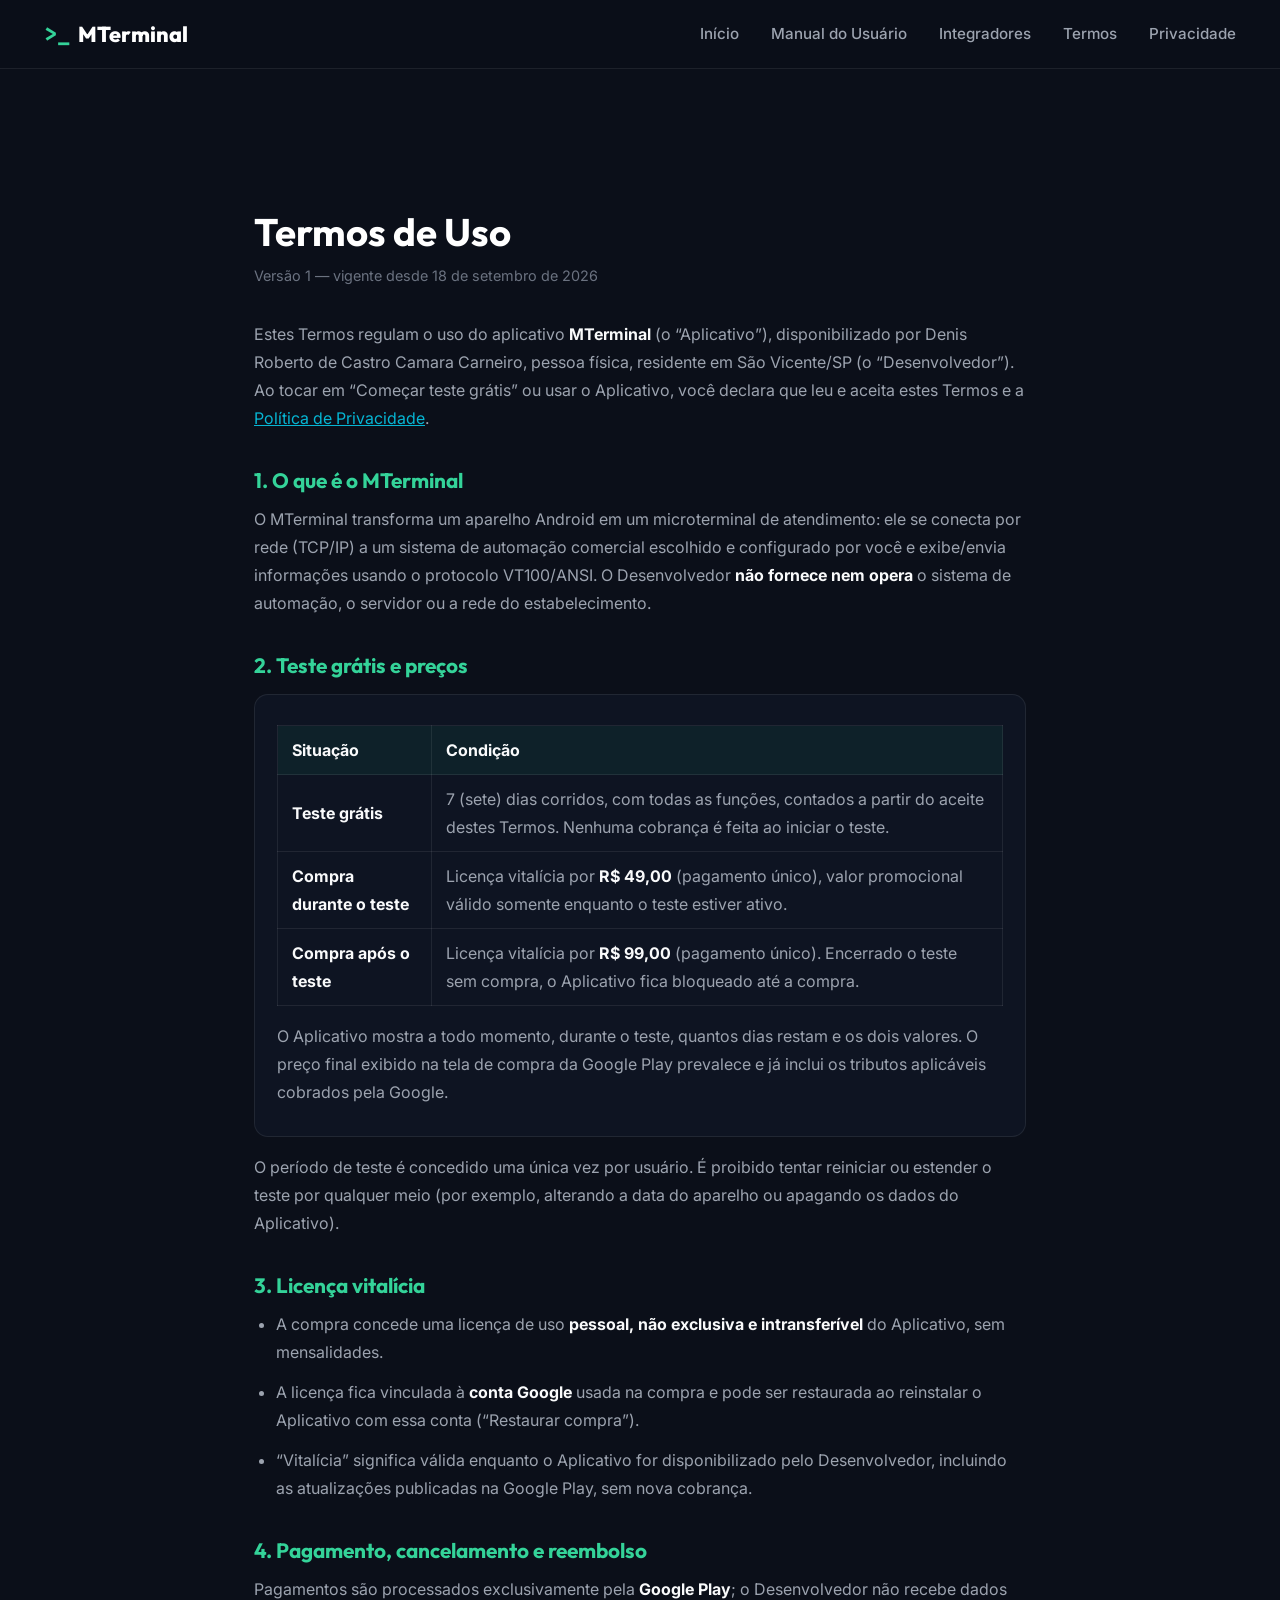
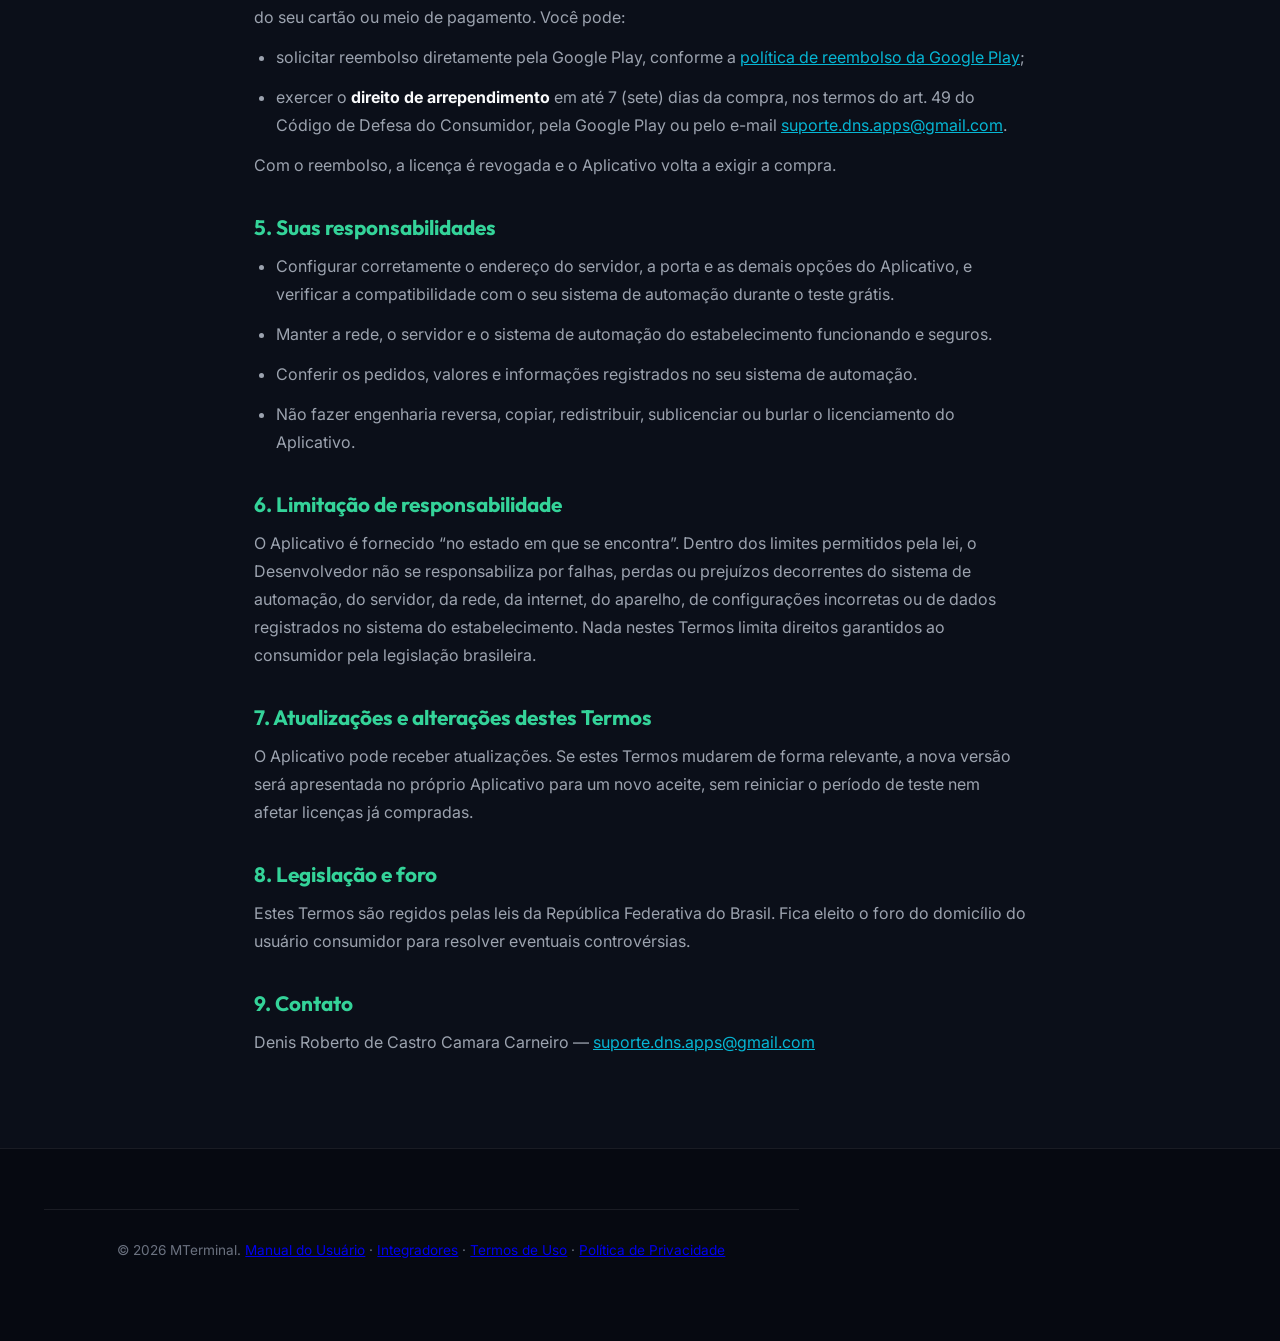
<file: termos.html>
<!DOCTYPE html>
<html lang="pt-BR">
<head>
    <meta charset="UTF-8">
    <meta name="viewport" content="width=device-width, initial-scale=1.0">
    <title>Termos de Uso — MTerminal</title>
    <meta name="description" content="Termos de Uso do aplicativo MTerminal: teste grátis de 7 dias, preços, licença vitalícia, reembolso e responsabilidades.">
    <link rel="preconnect" href="https://fonts.googleapis.com">
    <link rel="preconnect" href="https://fonts.gstatic.com" crossorigin>
    <link href="https://fonts.googleapis.com/css2?family=Inter:wght@300;400;500;600;700;800&family=Outfit:wght@400;600;700;800&family=Fira+Code:wght@400;600&display=swap" rel="stylesheet">
    <link rel="stylesheet" href="styles.css">
</head>
<body>
    <header class="navbar has-toggle">
        <div class="container nav-container">
            <a href="index.html" class="brand-logo">
                <span class="logo-icon">>_</span>
                <span class="logo-text">MTerminal</span>
            </a>
            <nav class="nav-links" id="menu-principal">
                <a href="index.html">Início</a>
                <a href="manual.html">Manual do Usuário</a>
                <a href="integracao.html">Integradores</a>
                <a href="termos.html">Termos</a>
                <a href="privacidade.html">Privacidade</a>
            </nav>
            <button class="nav-toggle" type="button" aria-label="Abrir menu" aria-expanded="false" aria-controls="menu-principal">
                <svg class="icon-open" width="22" height="22" viewBox="0 0 24 24" fill="none" stroke="currentColor" stroke-width="2" stroke-linecap="round"><path d="M4 7h16M4 12h16M4 17h16"/></svg>
                <svg class="icon-close" width="22" height="22" viewBox="0 0 24 24" fill="none" stroke="currentColor" stroke-width="2" stroke-linecap="round"><path d="M6 6l12 12M18 6L6 18"/></svg>
            </button>
        </div>
    </header>

    <main class="legal-page">
        <h1>Termos de Uso</h1>
        <p class="legal-updated">Versão 1 — vigente desde 18 de setembro de 2026</p>

        <p>Estes Termos regulam o uso do aplicativo <strong>MTerminal</strong> (o “Aplicativo”), disponibilizado por
            Denis Roberto de Castro Camara Carneiro, pessoa física, residente em São Vicente/SP (o “Desenvolvedor”). Ao tocar em “Começar teste grátis” ou usar o
            Aplicativo, você declara que leu e aceita estes Termos e a <a href="privacidade.html">Política de Privacidade</a>.</p>

        <h2>1. O que é o MTerminal</h2>
        <p>O MTerminal transforma um aparelho Android em um microterminal de atendimento: ele se conecta por rede (TCP/IP)
            a um sistema de automação comercial escolhido e configurado por você e exibe/envia informações usando o
            protocolo VT100/ANSI. O Desenvolvedor <strong>não fornece nem opera</strong> o sistema de automação, o servidor ou a
            rede do estabelecimento.</p>

        <h2>2. Teste grátis e preços</h2>
        <div class="legal-box">
            <table class="price-table">
                <tr><th>Situação</th><th>Condição</th></tr>
                <tr><td><strong>Teste grátis</strong></td><td>7 (sete) dias corridos, com todas as funções, contados a partir do aceite destes Termos. Nenhuma cobrança é feita ao iniciar o teste.</td></tr>
                <tr><td><strong>Compra durante o teste</strong></td><td>Licença vitalícia por <strong>R$ 49,00</strong> (pagamento único), valor promocional válido somente enquanto o teste estiver ativo.</td></tr>
                <tr><td><strong>Compra após o teste</strong></td><td>Licença vitalícia por <strong>R$ 99,00</strong> (pagamento único). Encerrado o teste sem compra, o Aplicativo fica bloqueado até a compra.</td></tr>
            </table>
            <p>O Aplicativo mostra a todo momento, durante o teste, quantos dias restam e os dois valores. O preço final exibido
                na tela de compra da Google Play prevalece e já inclui os tributos aplicáveis cobrados pela Google.</p>
        </div>
        <p>O período de teste é concedido uma única vez por usuário. É proibido tentar reiniciar ou estender o teste por
            qualquer meio (por exemplo, alterando a data do aparelho ou apagando os dados do Aplicativo).</p>

        <h2>3. Licença vitalícia</h2>
        <ul>
            <li>A compra concede uma licença de uso <strong>pessoal, não exclusiva e intransferível</strong> do Aplicativo, sem mensalidades.</li>
            <li>A licença fica vinculada à <strong>conta Google</strong> usada na compra e pode ser restaurada ao reinstalar o Aplicativo com essa conta (“Restaurar compra”).</li>
            <li>“Vitalícia” significa válida enquanto o Aplicativo for disponibilizado pelo Desenvolvedor, incluindo as atualizações publicadas na Google Play, sem nova cobrança.</li>
        </ul>

        <h2>4. Pagamento, cancelamento e reembolso</h2>
        <p>Pagamentos são processados exclusivamente pela <strong>Google Play</strong>; o Desenvolvedor não recebe dados do seu
            cartão ou meio de pagamento. Você pode:</p>
        <ul>
            <li>solicitar reembolso diretamente pela Google Play, conforme a <a href="https://support.google.com/googleplay/answer/2479637?hl=pt-BR" target="_blank" rel="noopener">política de reembolso da Google Play</a>;</li>
            <li>exercer o <strong>direito de arrependimento</strong> em até 7 (sete) dias da compra, nos termos do art. 49 do Código de Defesa do Consumidor, pela Google Play ou pelo e-mail <a href="mailto:suporte.dns.apps@gmail.com">suporte.dns.apps@gmail.com</a>.</li>
        </ul>
        <p>Com o reembolso, a licença é revogada e o Aplicativo volta a exigir a compra.</p>

        <h2>5. Suas responsabilidades</h2>
        <ul>
            <li>Configurar corretamente o endereço do servidor, a porta e as demais opções do Aplicativo, e verificar a compatibilidade com o seu sistema de automação durante o teste grátis.</li>
            <li>Manter a rede, o servidor e o sistema de automação do estabelecimento funcionando e seguros.</li>
            <li>Conferir os pedidos, valores e informações registrados no seu sistema de automação.</li>
            <li>Não fazer engenharia reversa, copiar, redistribuir, sublicenciar ou burlar o licenciamento do Aplicativo.</li>
        </ul>

        <h2>6. Limitação de responsabilidade</h2>
        <p>O Aplicativo é fornecido “no estado em que se encontra”. Dentro dos limites permitidos pela lei, o Desenvolvedor não
            se responsabiliza por falhas, perdas ou prejuízos decorrentes do sistema de automação, do servidor, da rede, da
            internet, do aparelho, de configurações incorretas ou de dados registrados no sistema do estabelecimento. Nada nestes
            Termos limita direitos garantidos ao consumidor pela legislação brasileira.</p>

        <h2>7. Atualizações e alterações destes Termos</h2>
        <p>O Aplicativo pode receber atualizações. Se estes Termos mudarem de forma relevante, a nova versão será apresentada no
            próprio Aplicativo para um novo aceite, sem reiniciar o período de teste nem afetar licenças já compradas.</p>

        <h2>8. Legislação e foro</h2>
        <p>Estes Termos são regidos pelas leis da República Federativa do Brasil. Fica eleito o foro do domicílio do usuário
            consumidor para resolver eventuais controvérsias.</p>

        <h2>9. Contato</h2>
        <p>Denis Roberto de Castro Camara Carneiro — <a href="mailto:suporte.dns.apps@gmail.com">suporte.dns.apps@gmail.com</a></p>
    </main>

    <footer class="footer">
        <div class="container footer-container">
            <div class="footer-copy">
                <p>&copy; 2026 MTerminal. <a href="manual.html">Manual do Usuário</a> · <a href="integracao.html">Integradores</a> · <a href="termos.html">Termos de Uso</a> · <a href="privacidade.html">Política de Privacidade</a></p>
            </div>
        </div>
    </footer>
    <script src="script.js"></script>
</body>
</html>
</file>
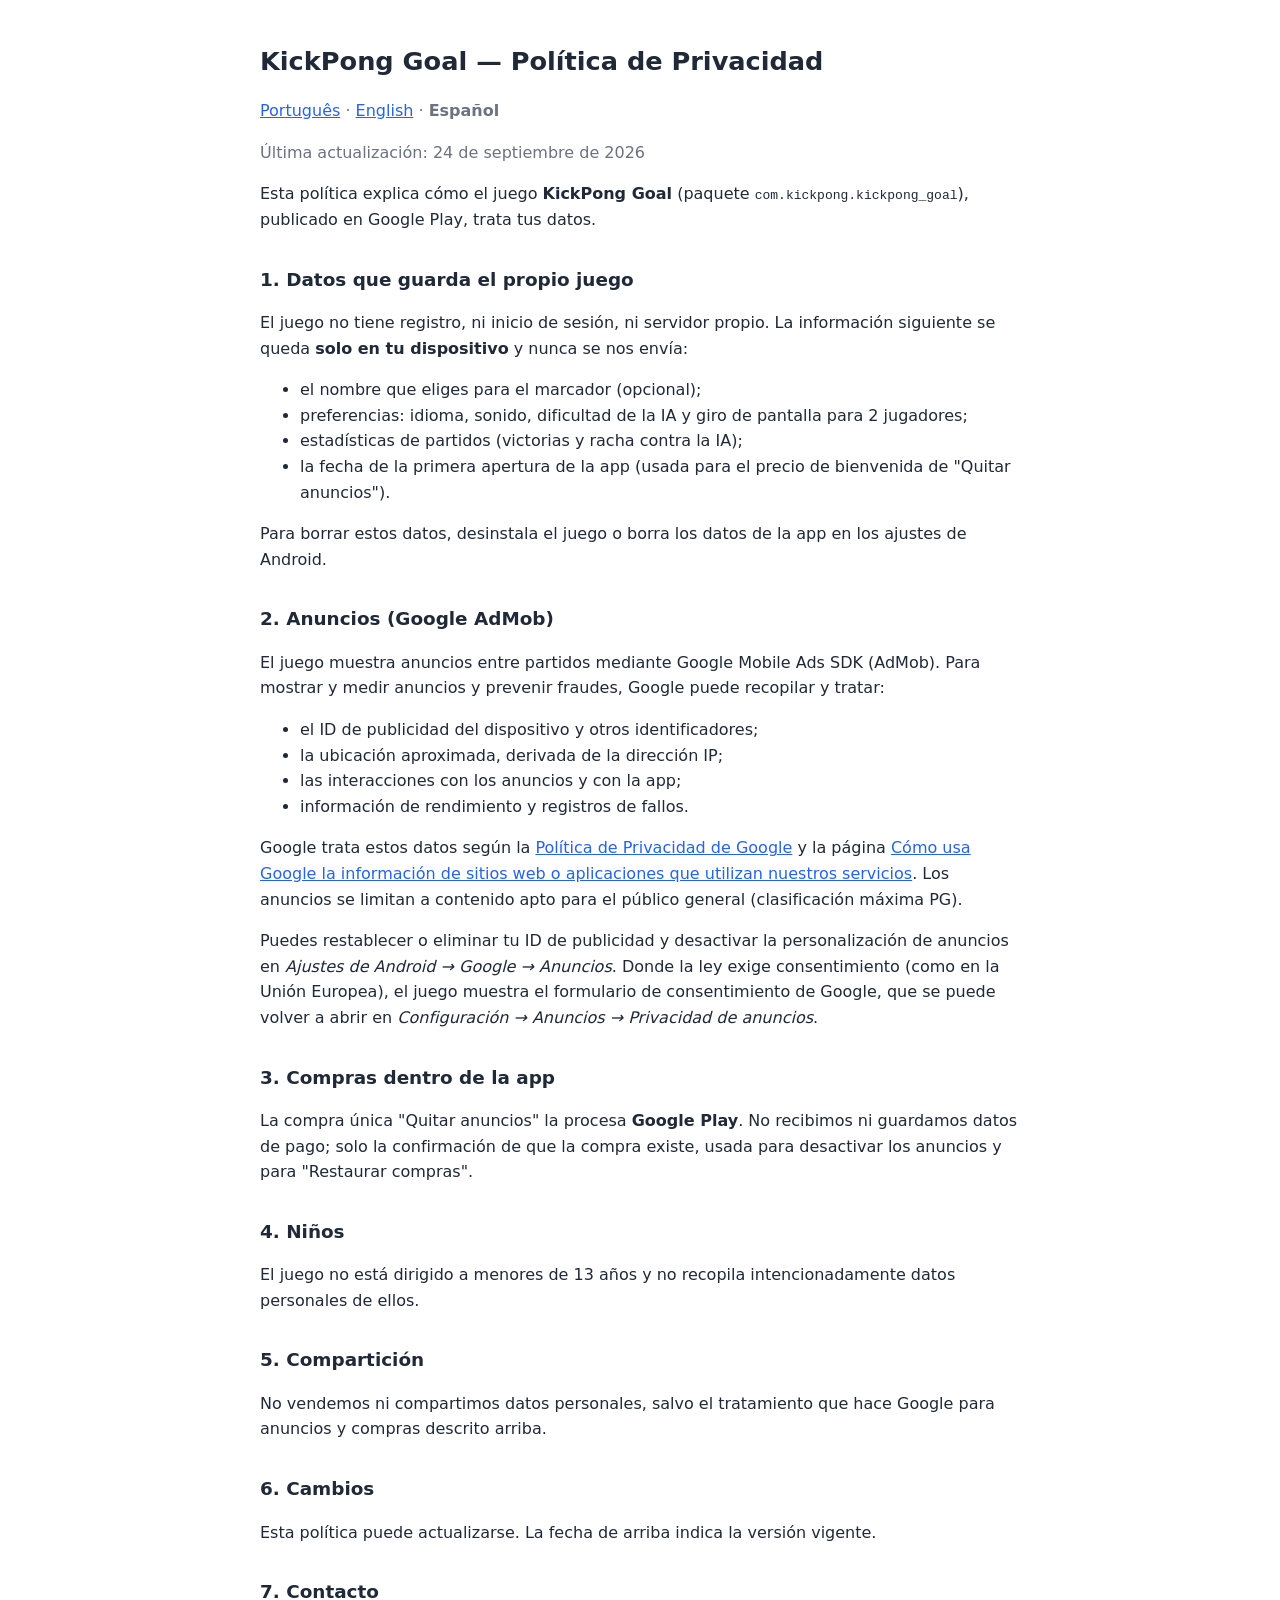
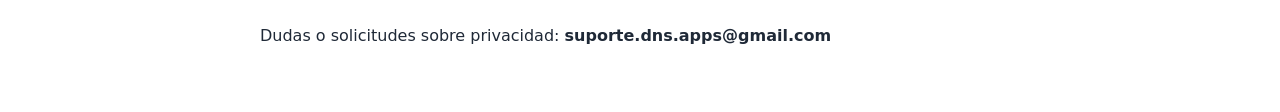
<file: kickpong/privacidad.html>
<!doctype html>
<html lang="es">
<head>
<meta charset="utf-8">
<meta name="viewport" content="width=device-width, initial-scale=1">
<title>KickPong Goal — Política de Privacidad</title>
<style>
  body { font-family: system-ui, -apple-system, "Segoe UI", Roboto, sans-serif; max-width: 760px; margin: 0 auto; padding: 24px 16px 48px; line-height: 1.6; color: #1f2937; }
  h1 { font-size: 1.6rem; margin-bottom: 0; }
  h2 { font-size: 1.15rem; margin-top: 2rem; }
  .muted { color: #6b7280; }
  a { color: #2563eb; }
</style>
</head>
<body>
<h1>KickPong Goal — Política de Privacidad</h1>
<p class="muted"><a href="privacidade.html">Português</a> · <a href="privacy.html">English</a> · <strong>Español</strong></p>
<p class="muted">Última actualización: 24 de septiembre de 2026</p>

<p>Esta política explica cómo el juego <strong>KickPong Goal</strong> (paquete <code>com.kickpong.kickpong_goal</code>), publicado en Google Play, trata tus datos.</p>

<h2>1. Datos que guarda el propio juego</h2>
<p>El juego no tiene registro, ni inicio de sesión, ni servidor propio. La información siguiente se queda <strong>solo en tu dispositivo</strong> y nunca se nos envía:</p><ul><li>el nombre que eliges para el marcador (opcional);</li><li>preferencias: idioma, sonido, dificultad de la IA y giro de pantalla para 2 jugadores;</li><li>estadísticas de partidos (victorias y racha contra la IA);</li><li>la fecha de la primera apertura de la app (usada para el precio de bienvenida de "Quitar anuncios").</li></ul><p>Para borrar estos datos, desinstala el juego o borra los datos de la app en los ajustes de Android.</p>
<h2>2. Anuncios (Google AdMob)</h2>
<p>El juego muestra anuncios entre partidos mediante Google Mobile Ads SDK (AdMob). Para mostrar y medir anuncios y prevenir fraudes, Google puede recopilar y tratar:</p><ul><li>el ID de publicidad del dispositivo y otros identificadores;</li><li>la ubicación aproximada, derivada de la dirección IP;</li><li>las interacciones con los anuncios y con la app;</li><li>información de rendimiento y registros de fallos.</li></ul><p>Google trata estos datos según la <a href="https://policies.google.com/privacy">Política de Privacidad de Google</a> y la página <a href="https://policies.google.com/technologies/partner-sites">Cómo usa Google la información de sitios web o aplicaciones que utilizan nuestros servicios</a>. Los anuncios se limitan a contenido apto para el público general (clasificación máxima PG).</p><p>Puedes restablecer o eliminar tu ID de publicidad y desactivar la personalización de anuncios en <em>Ajustes de Android → Google → Anuncios</em>. Donde la ley exige consentimiento (como en la Unión Europea), el juego muestra el formulario de consentimiento de Google, que se puede volver a abrir en <em>Configuración → Anuncios → Privacidad de anuncios</em>.</p>
<h2>3. Compras dentro de la app</h2>
<p>La compra única "Quitar anuncios" la procesa <strong>Google Play</strong>. No recibimos ni guardamos datos de pago; solo la confirmación de que la compra existe, usada para desactivar los anuncios y para "Restaurar compras".</p>
<h2>4. Niños</h2>
<p>El juego no está dirigido a menores de 13 años y no recopila intencionadamente datos personales de ellos.</p>
<h2>5. Compartición</h2>
<p>No vendemos ni compartimos datos personales, salvo el tratamiento que hace Google para anuncios y compras descrito arriba.</p>
<h2>6. Cambios</h2>
<p>Esta política puede actualizarse. La fecha de arriba indica la versión vigente.</p>
<h2>7. Contacto</h2>
<p>Dudas o solicitudes sobre privacidad: <strong>suporte.dns.apps@gmail.com</strong></p>
</body>
</html>
</file>
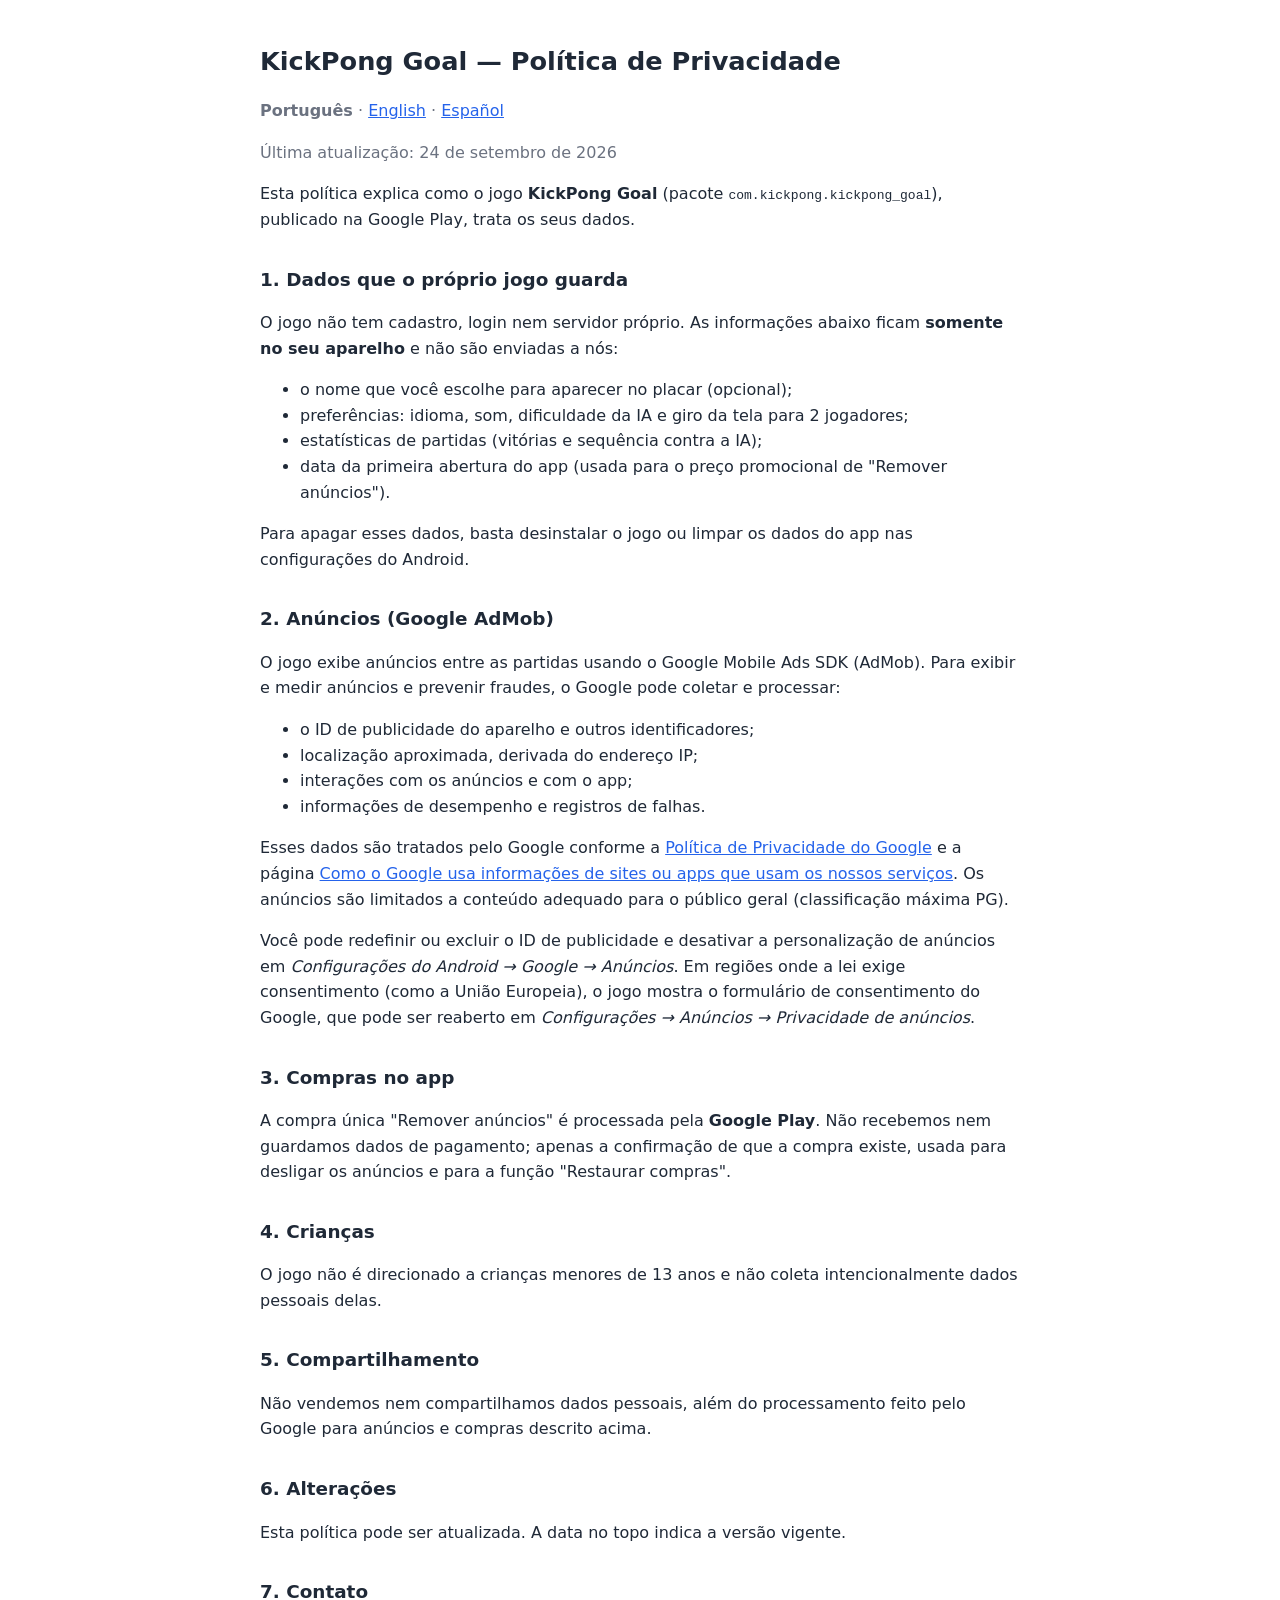
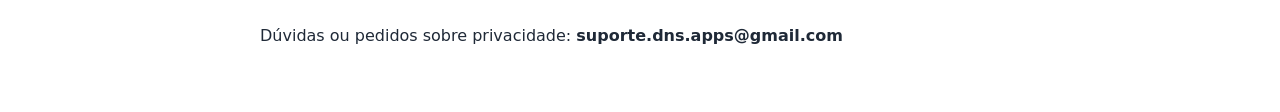
<file: kickpong/privacidade.html>
<!doctype html>
<html lang="pt">
<head>
<meta charset="utf-8">
<meta name="viewport" content="width=device-width, initial-scale=1">
<title>KickPong Goal — Política de Privacidade</title>
<style>
  body { font-family: system-ui, -apple-system, "Segoe UI", Roboto, sans-serif; max-width: 760px; margin: 0 auto; padding: 24px 16px 48px; line-height: 1.6; color: #1f2937; }
  h1 { font-size: 1.6rem; margin-bottom: 0; }
  h2 { font-size: 1.15rem; margin-top: 2rem; }
  .muted { color: #6b7280; }
  a { color: #2563eb; }
</style>
</head>
<body>
<h1>KickPong Goal — Política de Privacidade</h1>
<p class="muted"><strong>Português</strong> · <a href="privacy.html">English</a> · <a href="privacidad.html">Español</a></p>
<p class="muted">Última atualização: 24 de setembro de 2026</p>

<p>Esta política explica como o jogo <strong>KickPong Goal</strong> (pacote <code>com.kickpong.kickpong_goal</code>), publicado na Google Play, trata os seus dados.</p>

<h2>1. Dados que o próprio jogo guarda</h2>
<p>O jogo não tem cadastro, login nem servidor próprio. As informações abaixo ficam <strong>somente no seu aparelho</strong> e não são enviadas a nós:</p><ul><li>o nome que você escolhe para aparecer no placar (opcional);</li><li>preferências: idioma, som, dificuldade da IA e giro da tela para 2 jogadores;</li><li>estatísticas de partidas (vitórias e sequência contra a IA);</li><li>data da primeira abertura do app (usada para o preço promocional de "Remover anúncios").</li></ul><p>Para apagar esses dados, basta desinstalar o jogo ou limpar os dados do app nas configurações do Android.</p>
<h2>2. Anúncios (Google AdMob)</h2>
<p>O jogo exibe anúncios entre as partidas usando o Google Mobile Ads SDK (AdMob). Para exibir e medir anúncios e prevenir fraudes, o Google pode coletar e processar:</p><ul><li>o ID de publicidade do aparelho e outros identificadores;</li><li>localização aproximada, derivada do endereço IP;</li><li>interações com os anúncios e com o app;</li><li>informações de desempenho e registros de falhas.</li></ul><p>Esses dados são tratados pelo Google conforme a <a href="https://policies.google.com/privacy">Política de Privacidade do Google</a> e a página <a href="https://policies.google.com/technologies/partner-sites">Como o Google usa informações de sites ou apps que usam os nossos serviços</a>. Os anúncios são limitados a conteúdo adequado para o público geral (classificação máxima PG).</p><p>Você pode redefinir ou excluir o ID de publicidade e desativar a personalização de anúncios em <em>Configurações do Android → Google → Anúncios</em>. Em regiões onde a lei exige consentimento (como a União Europeia), o jogo mostra o formulário de consentimento do Google, que pode ser reaberto em <em>Configurações → Anúncios → Privacidade de anúncios</em>.</p>
<h2>3. Compras no app</h2>
<p>A compra única "Remover anúncios" é processada pela <strong>Google Play</strong>. Não recebemos nem guardamos dados de pagamento; apenas a confirmação de que a compra existe, usada para desligar os anúncios e para a função "Restaurar compras".</p>
<h2>4. Crianças</h2>
<p>O jogo não é direcionado a crianças menores de 13 anos e não coleta intencionalmente dados pessoais delas.</p>
<h2>5. Compartilhamento</h2>
<p>Não vendemos nem compartilhamos dados pessoais, além do processamento feito pelo Google para anúncios e compras descrito acima.</p>
<h2>6. Alterações</h2>
<p>Esta política pode ser atualizada. A data no topo indica a versão vigente.</p>
<h2>7. Contato</h2>
<p>Dúvidas ou pedidos sobre privacidade: <strong>suporte.dns.apps@gmail.com</strong></p>
</body>
</html>
</file>
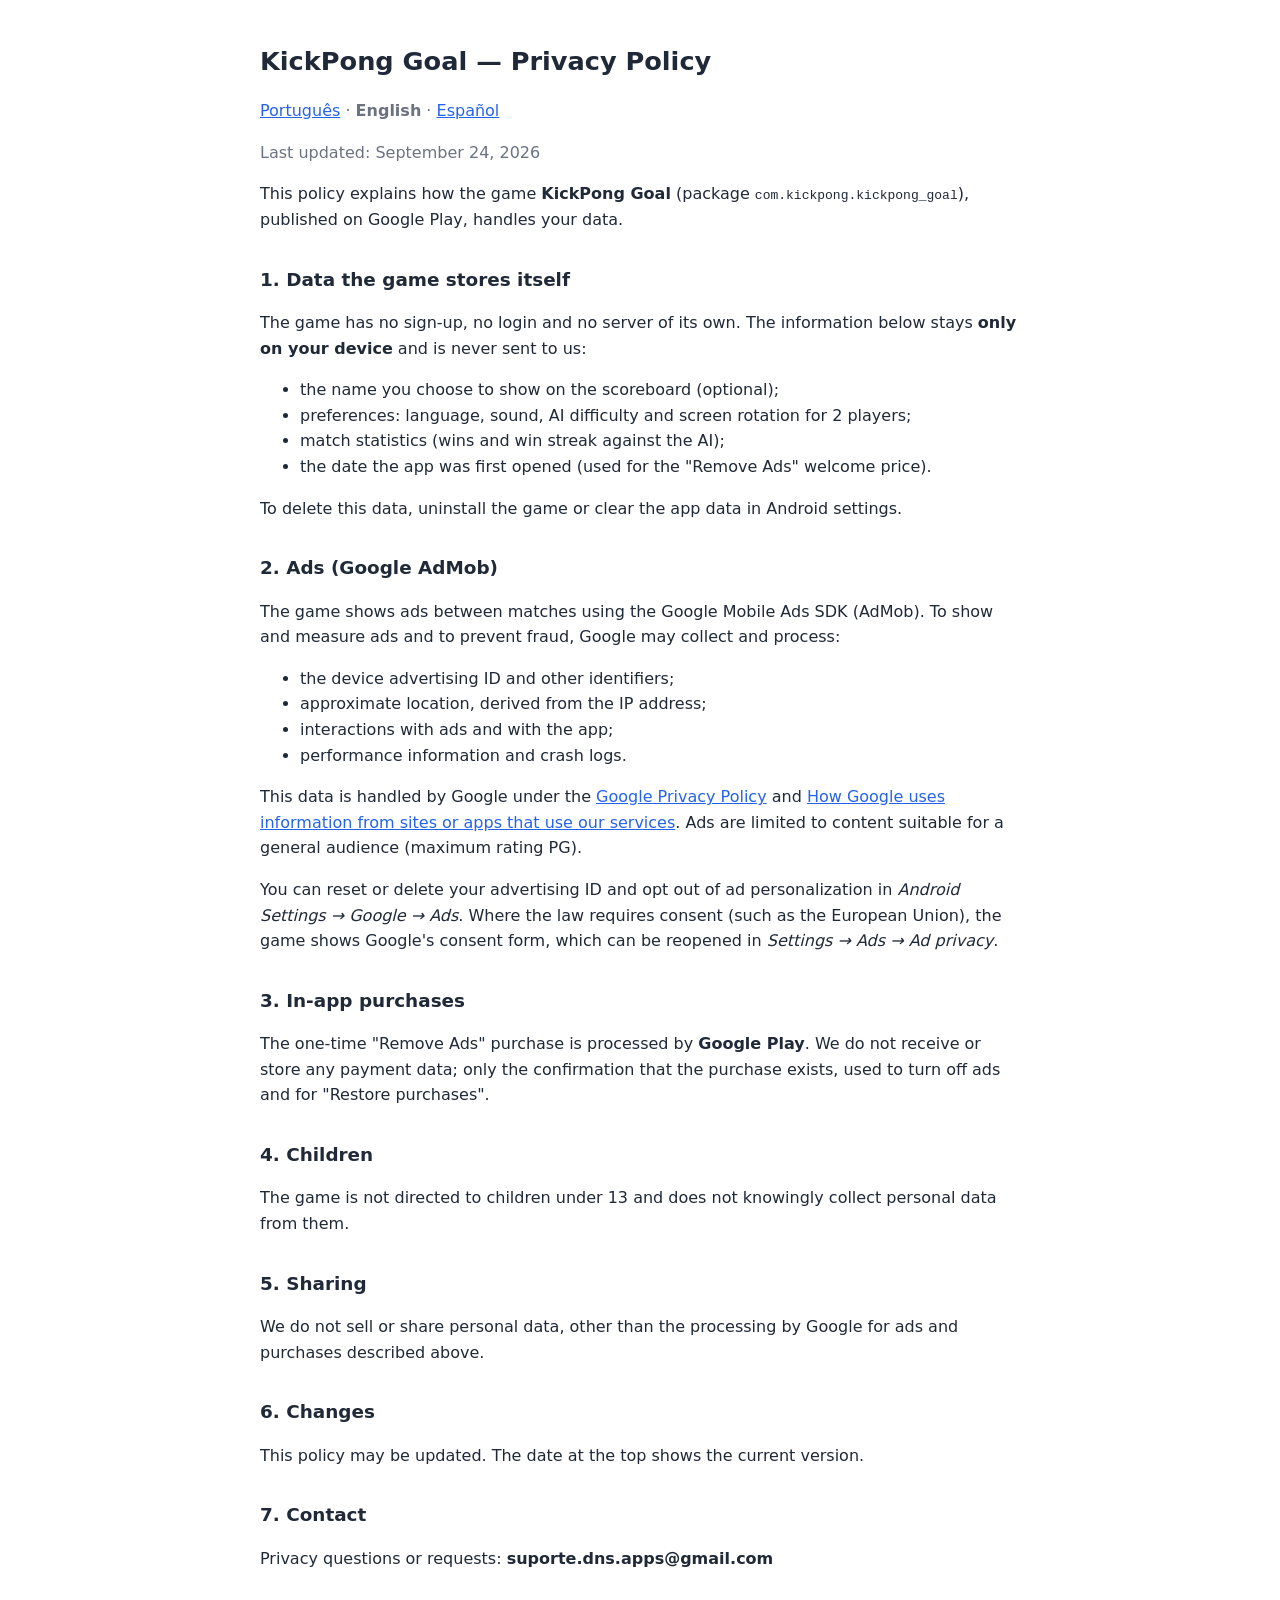
<file: kickpong/privacy.html>
<!doctype html>
<html lang="en">
<head>
<meta charset="utf-8">
<meta name="viewport" content="width=device-width, initial-scale=1">
<title>KickPong Goal — Privacy Policy</title>
<style>
  body { font-family: system-ui, -apple-system, "Segoe UI", Roboto, sans-serif; max-width: 760px; margin: 0 auto; padding: 24px 16px 48px; line-height: 1.6; color: #1f2937; }
  h1 { font-size: 1.6rem; margin-bottom: 0; }
  h2 { font-size: 1.15rem; margin-top: 2rem; }
  .muted { color: #6b7280; }
  a { color: #2563eb; }
</style>
</head>
<body>
<h1>KickPong Goal — Privacy Policy</h1>
<p class="muted"><a href="privacidade.html">Português</a> · <strong>English</strong> · <a href="privacidad.html">Español</a></p>
<p class="muted">Last updated: September 24, 2026</p>

<p>This policy explains how the game <strong>KickPong Goal</strong> (package <code>com.kickpong.kickpong_goal</code>), published on Google Play, handles your data.</p>

<h2>1. Data the game stores itself</h2>
<p>The game has no sign-up, no login and no server of its own. The information below stays <strong>only on your device</strong> and is never sent to us:</p><ul><li>the name you choose to show on the scoreboard (optional);</li><li>preferences: language, sound, AI difficulty and screen rotation for 2 players;</li><li>match statistics (wins and win streak against the AI);</li><li>the date the app was first opened (used for the "Remove Ads" welcome price).</li></ul><p>To delete this data, uninstall the game or clear the app data in Android settings.</p>
<h2>2. Ads (Google AdMob)</h2>
<p>The game shows ads between matches using the Google Mobile Ads SDK (AdMob). To show and measure ads and to prevent fraud, Google may collect and process:</p><ul><li>the device advertising ID and other identifiers;</li><li>approximate location, derived from the IP address;</li><li>interactions with ads and with the app;</li><li>performance information and crash logs.</li></ul><p>This data is handled by Google under the <a href="https://policies.google.com/privacy">Google Privacy Policy</a> and <a href="https://policies.google.com/technologies/partner-sites">How Google uses information from sites or apps that use our services</a>. Ads are limited to content suitable for a general audience (maximum rating PG).</p><p>You can reset or delete your advertising ID and opt out of ad personalization in <em>Android Settings → Google → Ads</em>. Where the law requires consent (such as the European Union), the game shows Google's consent form, which can be reopened in <em>Settings → Ads → Ad privacy</em>.</p>
<h2>3. In-app purchases</h2>
<p>The one-time "Remove Ads" purchase is processed by <strong>Google Play</strong>. We do not receive or store any payment data; only the confirmation that the purchase exists, used to turn off ads and for "Restore purchases".</p>
<h2>4. Children</h2>
<p>The game is not directed to children under 13 and does not knowingly collect personal data from them.</p>
<h2>5. Sharing</h2>
<p>We do not sell or share personal data, other than the processing by Google for ads and purchases described above.</p>
<h2>6. Changes</h2>
<p>This policy may be updated. The date at the top shows the current version.</p>
<h2>7. Contact</h2>
<p>Privacy questions or requests: <strong>suporte.dns.apps@gmail.com</strong></p>
</body>
</html>
</file>
<file: styles.css>
/* ==========================================================================
   MTerminal Commercial Presentation Landing Page Stylesheet (Vanilla CSS)
   ========================================================================== */

:root {
    --bg-dark: #0B0F19;
    --bg-darker: #060911;
    --bg-card: rgba(17, 24, 39, 0.7);
    --border-card: rgba(255, 255, 255, 0.08);
    
    --emerald-500: #10B981;
    --emerald-400: #34D399;
    --emerald-glow: rgba(16, 185, 129, 0.35);
    
    --cyan-500: #06B6D4;
    --cyan-glow: rgba(6, 182, 212, 0.35);

    --amber-500: #F59E0B;
    
    --text-main: #F9FAFB;
    --text-muted: #9CA3AF;
    --text-dim: #6B7280;

    --font-sans: 'Inter', system-ui, -apple-system, sans-serif;
    --font-heading: 'Outfit', 'Inter', sans-serif;
    --font-mono: 'Fira Code', monospace;
}

/* Reset & Base */
* {
    margin: 0;
    padding: 0;
    box-sizing: border-box;
    scroll-behavior: smooth;
}

body {
    background-color: var(--bg-dark);
    color: var(--text-main);
    font-family: var(--font-sans);
    line-height: 1.6;
    overflow-x: hidden;
}

.container {
    max-width: 1240px;
    margin: 0 auto;
    padding: 0 24px;
}

/* Typography & Helpers */
h1, h2, h3, h4 {
    font-family: var(--font-heading);
    font-weight: 700;
    line-height: 1.2;
    color: #FFFFFF;
}

.gradient-text {
    background: linear-gradient(135deg, var(--emerald-400) 0%, var(--cyan-500) 100%);
    -webkit-background-clip: text;
    -webkit-text-fill-color: transparent;
}

.text-center { text-align: center; }

/* Buttons */
.btn {
    display: inline-flex;
    align-items: center;
    justify-content: center;
    gap: 10px;
    padding: 12px 24px;
    border-radius: 12px;
    font-size: 0.95rem;
    font-weight: 600;
    text-decoration: none;
    transition: all 0.3s cubic-bezier(0.4, 0, 0.2, 1);
    cursor: pointer;
    border: 1px solid transparent;
}

.btn-emerald {
    background: linear-gradient(135deg, #10B981 0%, #059669 100%);
    color: #FFFFFF;
    border-color: rgba(52, 211, 153, 0.3);
}

.btn-emerald:hover {
    transform: translateY(-2px);
    box-shadow: 0 10px 25px var(--emerald-glow);
}

.btn-glow {
    box-shadow: 0 4px 20px var(--emerald-glow);
}

.btn-outline {
    background: rgba(255, 255, 255, 0.05);
    color: var(--text-main);
    border-color: rgba(255, 255, 255, 0.15);
}

.btn-outline:hover {
    background: rgba(255, 255, 255, 0.1);
    border-color: rgba(255, 255, 255, 0.3);
    transform: translateY(-2px);
}

.btn-lg {
    padding: 16px 32px;
    font-size: 1.05rem;
    border-radius: 14px;
}

.btn-block {
    width: 100%;
}

/* Glassmorphism Cards */
.glass-card {
    background: var(--bg-card);
    backdrop-filter: blur(16px);
    -webkit-backdrop-filter: blur(16px);
    border: 1px solid var(--border-card);
    border-radius: 20px;
    box-shadow: 0 20px 40px rgba(0, 0, 0, 0.3);
}

/* Ambient Background Glows */
.ambient-glow {
    position: absolute;
    width: 600px;
    height: 600px;
    border-radius: 50%;
    filter: blur(140px);
    opacity: 0.15;
    pointer-events: none;
    z-index: 0;
}

.bg-glow-1 {
    top: -100px;
    left: -100px;
    background: #10B981;
}

.bg-glow-2 {
    top: 400px;
    right: -100px;
    background: #06B6D4;
}

/* Navbar */
.navbar {
    position: sticky;
    top: 0;
    z-index: 100;
    background: rgba(11, 15, 25, 0.85);
    backdrop-filter: blur(12px);
    border-bottom: 1px solid var(--border-card);
    padding: 16px 0;
}

.nav-container {
    display: flex;
    align-items: center;
    justify-content: space-between;
}

.brand-logo {
    display: flex;
    align-items: center;
    gap: 8px;
    text-decoration: none;
}

.logo-icon {
    font-family: var(--font-mono);
    color: var(--emerald-400);
    font-weight: 800;
    font-size: 1.4rem;
}

.logo-text {
    font-family: var(--font-heading);
    font-weight: 800;
    font-size: 1.35rem;
    color: #FFFFFF;
}

.badge-android {
    white-space: nowrap;
    background: rgba(16, 185, 129, 0.15);
    color: var(--emerald-400);
    border: 1px solid rgba(16, 185, 129, 0.3);
    font-size: 0.75rem;
    padding: 2px 8px;
    border-radius: 6px;
    font-weight: 600;
}

.nav-links {
    display: flex;
    gap: 32px;
}

.nav-links a {
    color: var(--text-muted);
    text-decoration: none;
    white-space: nowrap;
    font-size: 0.95rem;
    font-weight: 500;
    transition: color 0.2s;
}

.nav-links a:hover {
    color: #FFFFFF;
}

/* Hero Section */
.hero-section {
    padding: 80px 0 100px;
    position: relative;
}

.hero-container {
    display: grid;
    grid-template-columns: 1.1fr 0.9fr;
    gap: 60px;
    align-items: center;
}

.hero-badge {
    display: inline-flex;
    align-items: center;
    gap: 8px;
    background: rgba(16, 185, 129, 0.1);
    border: 1px solid rgba(16, 185, 129, 0.25);
    color: var(--emerald-400);
    padding: 6px 16px;
    border-radius: 30px;
    font-size: 0.85rem;
    font-weight: 600;
    margin-bottom: 24px;
}

.pulse-dot {
    width: 8px;
    height: 8px;
    background-color: var(--emerald-400);
    border-radius: 50%;
    box-shadow: 0 0 10px var(--emerald-400);
    animation: pulse 2s infinite;
}

@keyframes pulse {
    0% { transform: scale(0.95); box-shadow: 0 0 0 0 rgba(52, 211, 153, 0.7); }
    70% { transform: scale(1); box-shadow: 0 0 0 10px rgba(52, 211, 153, 0); }
    100% { transform: scale(0.95); box-shadow: 0 0 0 0 rgba(52, 211, 153, 0); }
}

.hero-title {
    font-size: 3.2rem;
    letter-spacing: -0.02em;
    margin-bottom: 20px;
}

.hero-subtitle {
    font-size: 1.15rem;
    color: var(--text-muted);
    margin-bottom: 36px;
}

.hero-cta-group {
    display: flex;
    gap: 16px;
    margin-bottom: 40px;
}

.hero-trust-row {
    display: flex;
    gap: 24px;
    flex-wrap: wrap;
}

.trust-item {
    display: flex;
    align-items: center;
    gap: 8px;
    font-size: 0.9rem;
    color: var(--text-muted);
}

/* Hero Mockup Frame */
.hero-mockup-wrapper {
    position: relative;
    display: flex;
    justify-content: center;
}

.phone-frame {
    padding: 16px;
    max-width: 340px;
    transform: rotate(2deg);
    transition: transform 0.5s ease;
}

.phone-frame:hover {
    transform: rotate(0deg) scale(1.02);
}

.mockup-img {
    width: 100%;
    border-radius: 12px;
    display: block;
}

.floating-badge {
    position: absolute;
    display: flex;
    align-items: center;
    gap: 12px;
    padding: 12px 18px;
    border-radius: 14px;
    z-index: 10;
    box-shadow: 0 10px 30px rgba(0, 0, 0, 0.4);
}

.floating-badge strong {
    display: block;
    font-size: 0.9rem;
    color: #FFFFFF;
}

.floating-badge small {
    color: var(--text-muted);
    font-size: 0.75rem;
}

.badge-top-right {
    top: 40px;
    right: -20px;
}

.badge-bottom-left {
    bottom: 40px;
    left: -20px;
}

/* Stats Section */
.stats-bar {
    background: rgba(17, 24, 39, 0.4);
    border-y: 1px solid var(--border-card);
    padding: 40px 0;
}

.stats-container {
    display: grid;
    grid-template-columns: repeat(4, 1fr);
    gap: 30px;
    text-align: center;
}

.stat-number {
    font-size: 2.5rem;
    color: var(--emerald-400);
    margin-bottom: 4px;
}

.stat-label {
    color: var(--text-muted);
    font-size: 0.9rem;
}

/* Section Common */
.section-padding {
    padding: 100px 0;
}

.bg-darker {
    background-color: var(--bg-darker);
}

.section-tag {
    color: var(--emerald-400);
    font-size: 0.85rem;
    font-weight: 700;
    letter-spacing: 0.1em;
}

.section-title {
    font-size: 2.4rem;
    margin: 10px 0 16px;
}

.section-desc {
    color: var(--text-muted);
    font-size: 1.1rem;
    max-width: 680px;
    margin: 0 auto 50px;
}

/* Comparison Grid */
.comparison-grid {
    display: grid;
    grid-template-columns: 1fr 1fr;
    gap: 32px;
}

.comparison-card {
    padding: 40px;
    position: relative;
}

.card-badge {
    display: inline-block;
    padding: 4px 12px;
    border-radius: 6px;
    font-size: 0.75rem;
    font-weight: 700;
    margin-bottom: 20px;
}

.badge-red { background: rgba(239, 68, 68, 0.15); color: #EF4444; border: 1px solid rgba(239, 68, 68, 0.3); }
.badge-green { background: rgba(16, 185, 129, 0.15); color: var(--emerald-400); border: 1px solid rgba(16, 185, 129, 0.3); }

.feature-list {
    list-style: none;
    margin-top: 24px;
    display: flex;
    flex-direction: column;
    gap: 16px;
}

.feature-list li {
    display: flex;
    align-items: flex-start;
    gap: 12px;
    font-size: 0.95rem;
    color: var(--text-muted);
}

.cross { color: #EF4444; font-weight: bold; }
.check { color: var(--emerald-400); font-weight: bold; }

.winner-card {
    border-color: rgba(16, 185, 129, 0.4);
    box-shadow: 0 0 30px rgba(16, 185, 129, 0.15);
}

/* Gallery Grid */
.gallery-grid {
    display: grid;
    grid-template-columns: repeat(4, 1fr);
    gap: 24px;
}

.gallery-card {
    overflow: hidden;
    transition: transform 0.3s ease;
}

.gallery-card:hover {
    transform: translateY(-6px);
}

.gallery-img-wrapper {
    padding: 16px 16px 0;
}

.gallery-img-wrapper img {
    width: 100%;
    border-radius: 12px 12px 0 0;
    display: block;
}

.gallery-info {
    padding: 20px;
}

.gallery-info h3 {
    font-size: 1.1rem;
    margin-bottom: 8px;
}

.gallery-info p {
    font-size: 0.85rem;
    color: var(--text-muted);
}

/* Theme Switcher */
.theme-buttons {
    display: flex;
    justify-content: center;
    gap: 16px;
    margin-bottom: 40px;
}

.theme-btn {
    display: flex;
    align-items: center;
    gap: 10px;
    padding: 12px 24px;
    border-radius: 12px;
    background: var(--bg-card);
    border: 1px solid var(--border-card);
    color: var(--text-muted);
    font-size: 0.95rem;
    font-weight: 600;
    cursor: pointer;
    transition: all 0.3s ease;
}

.theme-btn.active, .theme-btn:hover {
    color: #FFFFFF;
    border-color: var(--emerald-400);
    background: rgba(16, 185, 129, 0.1);
}

.theme-dot { width: 12px; height: 12px; border-radius: 50%; }
.green-dot { background-color: #39FF14; box-shadow: 0 0 8px #39FF14; }
.amber-dot { background-color: #FFB000; box-shadow: 0 0 8px #FFB000; }
.blue-dot { background-color: #00E5FF; box-shadow: 0 0 8px #00E5FF; }

.theme-preview-box {
    display: grid;
    grid-template-columns: 320px 1fr;
    gap: 40px;
    padding: 40px;
    align-items: center;
    max-width: 860px;
    margin: 0 auto;
}

.theme-preview-img-container img {
    width: 100%;
    border-radius: 14px;
}

.theme-preview-details h3 {
    font-size: 1.6rem;
    margin-bottom: 12px;
}

.theme-preview-details p {
    color: var(--text-muted);
    margin-bottom: 24px;
}

.theme-specs {
    display: flex;
    flex-direction: column;
    gap: 8px;
    background: rgba(0, 0, 0, 0.3);
    padding: 16px;
    border-radius: 10px;
    font-family: var(--font-mono);
    font-size: 0.85rem;
}

/* Table */
.comp-table {
    width: 100%;
    border-collapse: collapse;
    text-align: left;
}

.comp-table th, .comp-table td {
    padding: 20px 24px;
    border-bottom: 1px solid var(--border-card);
}

.comp-table th {
    background: rgba(0, 0, 0, 0.3);
    color: var(--text-muted);
    font-size: 0.85rem;
    text-transform: uppercase;
    letter-spacing: 0.05em;
}

.badge-status {
    background: rgba(16, 185, 129, 0.15);
    color: var(--emerald-400);
    padding: 4px 10px;
    border-radius: 6px;
    font-size: 0.8rem;
    font-weight: 600;
}

/* Steps Grid */
.steps-grid {
    display: grid;
    grid-template-columns: repeat(3, 1fr);
    gap: 32px;
}

.step-card {
    padding: 40px 30px;
    position: relative;
}

.step-number {
    width: 48px;
    height: 48px;
    background: linear-gradient(135deg, var(--emerald-400), var(--cyan-500));
    color: #000000;
    font-weight: 800;
    font-size: 1.4rem;
    border-radius: 12px;
    display: flex;
    align-items: center;
    justify-content: center;
    margin-bottom: 24px;
}

.step-card h3 {
    font-size: 1.3rem;
    margin-bottom: 12px;
}

.step-card p {
    color: var(--text-muted);
    font-size: 0.95rem;
}

/* Pricing Section */
.pricing-card-wrapper {
    max-width: 480px;
    margin: 0 auto;
}

.pricing-card {
    padding: 48px 40px;
    text-align: center;
    border-color: var(--emerald-400);
    box-shadow: 0 0 50px rgba(16, 185, 129, 0.2);
    position: relative;
}

.pricing-badge {
    position: absolute;
    top: -16px;
    left: 50%;
    transform: translateX(-50%);
    background: linear-gradient(135deg, #10B981, #059669);
    color: #FFFFFF;
    font-size: 0.75rem;
    font-weight: 800;
    padding: 6px 16px;
    border-radius: 20px;
    letter-spacing: 0.05em;
}

.price-box {
    margin: 32px 0;
}

.currency { font-size: 1.8rem; font-weight: 700; color: var(--emerald-400); vertical-align: top; }
.amount { font-size: 4.5rem; font-weight: 800; color: #FFFFFF; line-height: 1; }
.cents { font-size: 1.8rem; font-weight: 700; color: #FFFFFF; vertical-align: top; }
.period { display: block; color: var(--text-muted); font-size: 0.85rem; margin-top: 8px; }

.pricing-features {
    list-style: none;
    text-align: left;
    margin-bottom: 36px;
    display: flex;
    flex-direction: column;
    gap: 14px;
}

.pricing-features li {
    display: flex;
    align-items: center;
    gap: 10px;
    color: var(--text-muted);
    font-size: 0.95rem;
}

/* FAQ Accordion */
.faq-accordion {
    max-width: 800px;
    margin: 0 auto;
    display: flex;
    flex-direction: column;
    gap: 16px;
}

.faq-item {
    padding: 24px;
    cursor: pointer;
}

.faq-question {
    display: flex;
    justify-content: space-between;
    align-items: center;
    font-weight: 600;
    font-size: 1.05rem;
}

.faq-toggle {
    font-size: 1.4rem;
    color: var(--emerald-400);
}

.faq-answer {
    margin-top: 16px;
    color: var(--text-muted);
    font-size: 0.95rem;
    display: none;
}

.faq-item.active .faq-answer {
    display: block;
}

.faq-item.active .faq-toggle {
    transform: rotate(45deg);
}

/* Footer */
.footer {
    border-top: 1px solid var(--border-card);
    padding: 60px 0 40px;
    background: var(--bg-darker);
}

.footer-container {
    display: grid;
    grid-template-columns: 2fr 1fr;
    gap: 60px;
    margin-bottom: 40px;
}

.footer-brand p {
    color: var(--text-dim);
    margin-top: 12px;
    max-width: 400px;
}

.footer-links h4 {
    margin-bottom: 16px;
    font-size: 1rem;
}

.footer-links ul {
    list-style: none;
    display: flex;
    flex-direction: column;
    gap: 10px;
}

.footer-links a {
    color: var(--text-muted);
    text-decoration: none;
    font-size: 0.9rem;
}

.footer-links a:hover {
    color: var(--emerald-400);
}

.footer-copy {
    text-align: center;
    padding-top: 30px;
    border-top: 1px solid var(--border-card);
    color: var(--text-dim);
    font-size: 0.85rem;
}

/* Responsive */
@media (max-width: 992px) {
    .hero-container { grid-template-columns: 1fr; text-align: center; }
    .hero-cta-group { justify-content: center; }
    .hero-trust-row { justify-content: center; }
    .stats-container { grid-template-columns: 1fr 1fr; }
    .comparison-grid { grid-template-columns: 1fr; }
    .gallery-grid { grid-template-columns: 1fr 1fr; }
    .theme-preview-box { grid-template-columns: 1fr; }
    .steps-grid { grid-template-columns: 1fr; }
    .footer-container { grid-template-columns: 1fr; }
}

/* --------------------------------------------------------------------------
   Base responsiva (vale para todas as larguras)
   -------------------------------------------------------------------------- */
img { max-width: 100%; height: auto; }

/* Selo do Google Play dentro dos botões mantém a altura do atributo HTML */
.btn img {
    height: 24px;
    width: auto;
    flex-shrink: 0;
}

/* Itens de grade podem encolher abaixo do tamanho do conteúdo;
   sem isso textos longos e a tabela alargam a página no celular. */
.hero-container > *,
.stats-container > *,
.comparison-grid > *,
.gallery-grid > *,
.theme-preview-box > *,
.steps-grid > *,
.footer-container > * {
    min-width: 0;
}

.table-responsive {
    overflow-x: auto;
    -webkit-overflow-scrolling: touch;
}

/* Botão do menu (só aparece no celular) */
.nav-toggle {
    display: none;
    align-items: center;
    justify-content: center;
    width: 44px;
    height: 44px;
    border-radius: 12px;
    border: 1px solid var(--border-card);
    background: rgba(255, 255, 255, 0.05);
    color: #FFFFFF;
    cursor: pointer;
}

.nav-toggle .icon-close { display: none; }
.navbar.nav-open .nav-toggle .icon-open { display: none; }
.navbar.nav-open .nav-toggle .icon-close { display: block; }

/* --------------------------------------------------------------------------
   Celular e tablet pequeno
   -------------------------------------------------------------------------- */
@media (max-width: 768px) {
    .container { padding: 0 18px; }

    /* Menu recolhível */
    .badge-android,
    .nav-cta { display: none; }

    .navbar.has-toggle .nav-toggle { display: inline-flex; }

    .navbar.has-toggle .nav-links {
        display: none;
        position: absolute;
        top: 100%;
        left: 0;
        right: 0;
        flex-direction: column;
        gap: 0;
        padding: 6px 18px 14px;
        background: rgba(11, 15, 25, 0.97);
        backdrop-filter: blur(12px);
        border-bottom: 1px solid var(--border-card);
        box-shadow: 0 16px 30px rgba(0, 0, 0, 0.4);
    }

    .navbar.has-toggle.nav-open .nav-links { display: flex; }

    .navbar.has-toggle .nav-links a {
        padding: 14px 0;
        font-size: 1.05rem;
        border-bottom: 1px solid var(--border-card);
    }

    .navbar.has-toggle .nav-links a:last-child { border-bottom: none; }

    /* Navbar das páginas legais (sem menu recolhível) */
    .navbar:not(.has-toggle) .nav-links { gap: 14px; }
    .navbar:not(.has-toggle) .nav-links a { font-size: 0.85rem; }

    /* Brilhos de fundo menores para não estourar a largura */
    .ambient-glow { width: 320px; height: 320px; filter: blur(100px); }
    .bg-glow-2 { right: 0; }

    /* Hero */
    .hero-section { padding: 40px 0 60px; }
    .hero-container { gap: 40px; }
    .hero-badge { font-size: 0.78rem; }
    .hero-title { font-size: 2.15rem; }
    .hero-subtitle { font-size: 1rem; margin-bottom: 28px; }
    .hero-cta-group { flex-direction: column; align-items: stretch; }
    .hero-cta-group .btn { width: 100%; }
    .phone-frame { max-width: 280px; transform: none; }
    .floating-badge { padding: 8px 12px; gap: 8px; }
    .floating-badge strong { font-size: 0.8rem; }
    .floating-badge small { font-size: 0.7rem; }
    .badge-top-right { top: 16px; right: 0; }
    .badge-bottom-left { bottom: 16px; left: 0; }

    /* Estatísticas */
    .stats-bar { padding: 28px 0; }
    .stats-container { gap: 20px; }
    .stat-number { font-size: 2rem; }
    .stat-label { font-size: 0.82rem; }

    /* Seções */
    .section-padding { padding: 64px 0; }
    .section-title { font-size: 1.75rem; }
    .section-desc { font-size: 1rem; margin-bottom: 36px; }

    /* Comparativo: marcador + texto em fluxo normal, sem colunas espremidas */
    .comparison-card { padding: 26px 20px; }
    .feature-list li,
    .pricing-features li {
        display: block;
        position: relative;
        padding-left: 24px;
    }
    .feature-list li > .cross,
    .feature-list li > .check,
    .pricing-features li > .check {
        position: absolute;
        left: 0;
        top: 0;
    }

    /* Galeria: uma coluna com imagem centralizada */
    .gallery-grid { grid-template-columns: 1fr; gap: 20px; }
    .gallery-img-wrapper { max-width: 300px; margin: 0 auto; }

    /* Temas */
    .theme-buttons { flex-direction: column; align-items: stretch; gap: 10px; }
    .theme-btn { justify-content: center; }
    .theme-preview-box { padding: 22px; gap: 24px; }
    .theme-preview-img-container { max-width: 280px; margin: 0 auto; }
    .theme-preview-details h3 { font-size: 1.3rem; }
    .theme-specs { font-size: 0.78rem; }

    /* Tabela: rola na horizontal dentro do card */
    .comp-table { min-width: 620px; }
    .comp-table th, .comp-table td { padding: 14px 16px; font-size: 0.88rem; }

    /* Passo a passo */
    .step-card { padding: 28px 22px; }

    /* Preço */
    .pricing-card { padding: 44px 22px 32px; }
    .pricing-badge { white-space: nowrap; font-size: 0.68rem; padding: 6px 14px; }
    .amount { font-size: 3.6rem; }
    .pricing-features li { font-size: 0.9rem; }
    .pricing-card .btn-lg { gap: 12px; padding: 14px 18px; }

    /* FAQ */
    .faq-item { padding: 18px; }
    .faq-question { font-size: 0.98rem; gap: 12px; }

    /* Rodapé */
    .footer { padding: 44px 0 28px; }
    .footer-container { gap: 32px; }
}

@media (max-width: 480px) {
    .hero-title { font-size: 1.85rem; }
    .section-title { font-size: 1.5rem; }
    .stats-container { grid-template-columns: 1fr 1fr; gap: 16px; }
    .stat-number { font-size: 1.7rem; }
    .amount { font-size: 3.1rem; }
    .btn-lg { padding: 14px 20px; font-size: 1rem; }
}

/* ==========================================================================
   Páginas legais (Termos de Uso e Política de Privacidade)
   ========================================================================== */
.legal-page {
    max-width: 820px;
    margin: 0 auto;
    padding: 140px 24px 80px;
    line-height: 1.75;
}

.legal-page h1 {
    font-family: var(--font-heading);
    font-size: 2.4rem;
    margin-bottom: 8px;
}

.legal-page .legal-updated {
    color: var(--text-dim);
    font-size: 0.9rem;
    margin-bottom: 32px;
}

.legal-page h2 {
    font-family: var(--font-heading);
    font-size: 1.3rem;
    color: var(--emerald-400);
    margin: 36px 0 12px;
}

.legal-page p,
.legal-page li {
    color: var(--text-muted);
    margin-bottom: 12px;
}

.legal-page ul {
    padding-left: 22px;
    margin-bottom: 12px;
}

.legal-page strong {
    color: var(--text-main);
}

.legal-page a {
    color: var(--cyan-500);
}

.legal-page .legal-box {
    background: var(--bg-card);
    border: 1px solid var(--border-card);
    border-radius: 14px;
    padding: 18px 22px;
    margin: 16px 0;
}

.legal-page .price-table {
    width: 100%;
    border-collapse: collapse;
    margin: 12px 0 16px;
}

.legal-page .price-table th,
.legal-page .price-table td {
    border: 1px solid var(--border-card);
    padding: 10px 14px;
    text-align: left;
    color: var(--text-muted);
}

.legal-page .price-table th {
    color: var(--text-main);
    background: rgba(16, 185, 129, 0.08);
}

/* Dado a preencher antes da publicação */
.preencher {
    background: rgba(245, 158, 11, 0.18);
    color: var(--amber-500);
    border-radius: 4px;
    padding: 0 4px;
    font-weight: 600;
}

@media (max-width: 640px) {
    .legal-page { padding-top: 110px; }
    .legal-page h1 { font-size: 1.8rem; }
}

/* ==========================================================================
   Páginas de documentação (Manual do Usuário e Integração Técnica)
   ========================================================================== */
.doc-page {
    max-width: 920px;
    margin: 0 auto;
    padding: 60px 24px 80px;
    line-height: 1.75;
}

.doc-hero {
    text-align: center;
    margin-bottom: 40px;
}

.doc-hero h1 {
    font-size: 2.6rem;
    margin: 10px 0 12px;
}

.doc-hero p {
    color: var(--text-muted);
    font-size: 1.1rem;
    max-width: 680px;
    margin: 0 auto;
}

.doc-toc {
    display: grid;
    grid-template-columns: repeat(auto-fill, minmax(230px, 1fr));
    gap: 10px;
    padding: 22px;
    margin-bottom: 48px;
}

.doc-toc a {
    color: var(--text-muted);
    text-decoration: none;
    font-size: 0.93rem;
    padding: 6px 10px;
    border-radius: 8px;
    transition: all 0.2s;
}

.doc-toc a:hover {
    color: #FFFFFF;
    background: rgba(16, 185, 129, 0.1);
}

.doc-page h2 {
    font-size: 1.7rem;
    margin: 64px 0 16px;
    padding-top: 10px;
    scroll-margin-top: 90px;
}

.doc-page h2 .num {
    color: var(--emerald-400);
    margin-right: 8px;
}

.doc-page h3 {
    font-size: 1.2rem;
    margin: 32px 0 10px;
    scroll-margin-top: 90px;
}

.doc-page p,
.doc-page li {
    color: var(--text-muted);
}

.doc-page p { margin-bottom: 14px; }

.doc-page ul,
.doc-page ol {
    padding-left: 22px;
    margin-bottom: 16px;
}

.doc-page li { margin-bottom: 8px; }

.doc-page strong { color: var(--text-main); }

.doc-page a { color: var(--cyan-500); }

.doc-page code {
    font-family: var(--font-mono);
    font-size: 0.86em;
    background: rgba(255, 255, 255, 0.07);
    border: 1px solid var(--border-card);
    border-radius: 6px;
    padding: 1px 6px;
    color: var(--emerald-400);
    white-space: nowrap;
}

.doc-page pre {
    background: #05080F;
    border: 1px solid var(--border-card);
    border-radius: 12px;
    padding: 18px 20px;
    overflow-x: auto;
    margin: 12px 0 20px;
    line-height: 1.6;
}

.doc-page pre code {
    background: none;
    border: none;
    padding: 0;
    color: #D1FAE5;
    white-space: pre;
    font-size: 0.85rem;
}

/* Figura com print da tela + texto ao lado */
.doc-figure-row {
    display: grid;
    grid-template-columns: 280px 1fr;
    gap: 36px;
    align-items: start;
    margin: 20px 0 28px;
}

.doc-figure-row > * { min-width: 0; }

.doc-figure {
    margin: 0;
    text-align: center;
}

.doc-figure img {
    width: 100%;
    max-width: 300px;
    border-radius: 18px;
    display: block;
    margin: 0 auto;
}

.doc-figure figcaption {
    color: var(--text-dim);
    font-size: 0.82rem;
    margin-top: 10px;
}

.doc-figure-wide img { max-width: 420px; }

.doc-gallery {
    display: grid;
    grid-template-columns: repeat(3, 1fr);
    gap: 22px;
    margin: 20px 0 28px;
}

.doc-gallery > * { min-width: 0; }

/* Passos numerados */
.doc-steps {
    list-style: none;
    padding-left: 0 !important;
    counter-reset: step;
}

.doc-steps > li {
    counter-increment: step;
    position: relative;
    padding-left: 48px;
    margin-bottom: 18px;
}

.doc-steps > li::before {
    content: counter(step);
    position: absolute;
    left: 0;
    top: 0;
    width: 32px;
    height: 32px;
    border-radius: 10px;
    background: linear-gradient(135deg, var(--emerald-400), var(--cyan-500));
    color: #000000;
    font-weight: 800;
    display: flex;
    align-items: center;
    justify-content: center;
}

/* Avisos */
.callout {
    border-radius: 14px;
    padding: 16px 20px;
    margin: 18px 0 22px;
    border: 1px solid;
}

.callout p:last-child,
.callout ul:last-child { margin-bottom: 0; }

.callout-title {
    display: block;
    font-weight: 700;
    margin-bottom: 6px;
}

.callout-info { background: rgba(6, 182, 212, 0.08); border-color: rgba(6, 182, 212, 0.35); }
.callout-info .callout-title { color: var(--cyan-500); }
.callout-tip { background: rgba(16, 185, 129, 0.08); border-color: rgba(16, 185, 129, 0.35); }
.callout-tip .callout-title { color: var(--emerald-400); }
.callout-warn { background: rgba(245, 158, 11, 0.08); border-color: rgba(245, 158, 11, 0.4); }
.callout-warn .callout-title { color: var(--amber-500); }

/* Tabelas */
.doc-table-wrap {
    overflow-x: auto;
    -webkit-overflow-scrolling: touch;
    margin: 12px 0 22px;
    border: 1px solid var(--border-card);
    border-radius: 12px;
}

.doc-table {
    width: 100%;
    border-collapse: collapse;
    font-size: 0.9rem;
}

.doc-table th,
.doc-table td {
    padding: 11px 14px;
    text-align: left;
    border-bottom: 1px solid var(--border-card);
    color: var(--text-muted);
    vertical-align: top;
}

.doc-table th {
    color: var(--text-main);
    background: rgba(16, 185, 129, 0.08);
    font-size: 0.82rem;
    text-transform: uppercase;
    letter-spacing: 0.04em;
}

.doc-table tr:last-child td { border-bottom: none; }

/* Cartões de documentação na página inicial */
.docs-grid {
    display: grid;
    grid-template-columns: 1fr 1fr;
    gap: 28px;
    max-width: 960px;
    margin: 0 auto;
}

.docs-grid > * { min-width: 0; }

.doc-card {
    padding: 34px;
    text-decoration: none;
    display: flex;
    flex-direction: column;
    gap: 12px;
    transition: transform 0.3s ease, border-color 0.3s ease;
}

.doc-card:hover {
    transform: translateY(-4px);
    border-color: rgba(16, 185, 129, 0.45);
}

.doc-card .doc-card-icon {
    font-size: 2rem;
}

.doc-card h3 { font-size: 1.35rem; }

.doc-card p {
    color: var(--text-muted);
    font-size: 0.95rem;
}

.doc-card .doc-card-link {
    color: var(--emerald-400);
    font-weight: 600;
    margin-top: auto;
}

@media (max-width: 768px) {
    .doc-page { padding: 36px 18px 60px; }
    .doc-hero h1 { font-size: 1.9rem; }
    .doc-hero p { font-size: 1rem; }
    .doc-toc { grid-template-columns: 1fr; padding: 14px; margin-bottom: 32px; }
    .doc-page h2 { font-size: 1.4rem; margin-top: 48px; }
    .doc-figure-row { grid-template-columns: 1fr; gap: 18px; }
    .doc-figure img { max-width: 260px; }
    .doc-gallery { grid-template-columns: 1fr; }
    .docs-grid { grid-template-columns: 1fr; }
    .doc-card { padding: 24px; }
    .doc-page code { white-space: normal; word-break: break-word; }
}

/* Menu com mais itens: compacta em telas médias antes de virar menu recolhível */
@media (max-width: 1180px) and (min-width: 769px) {
    .nav-links { gap: 18px; }
    .nav-links a { font-size: 0.86rem; }
    .badge-android,
    .nav-cta { display: none; }
}

/* Botão do topo não quebra linha */
.nav-cta { white-space: nowrap; }
</file>
